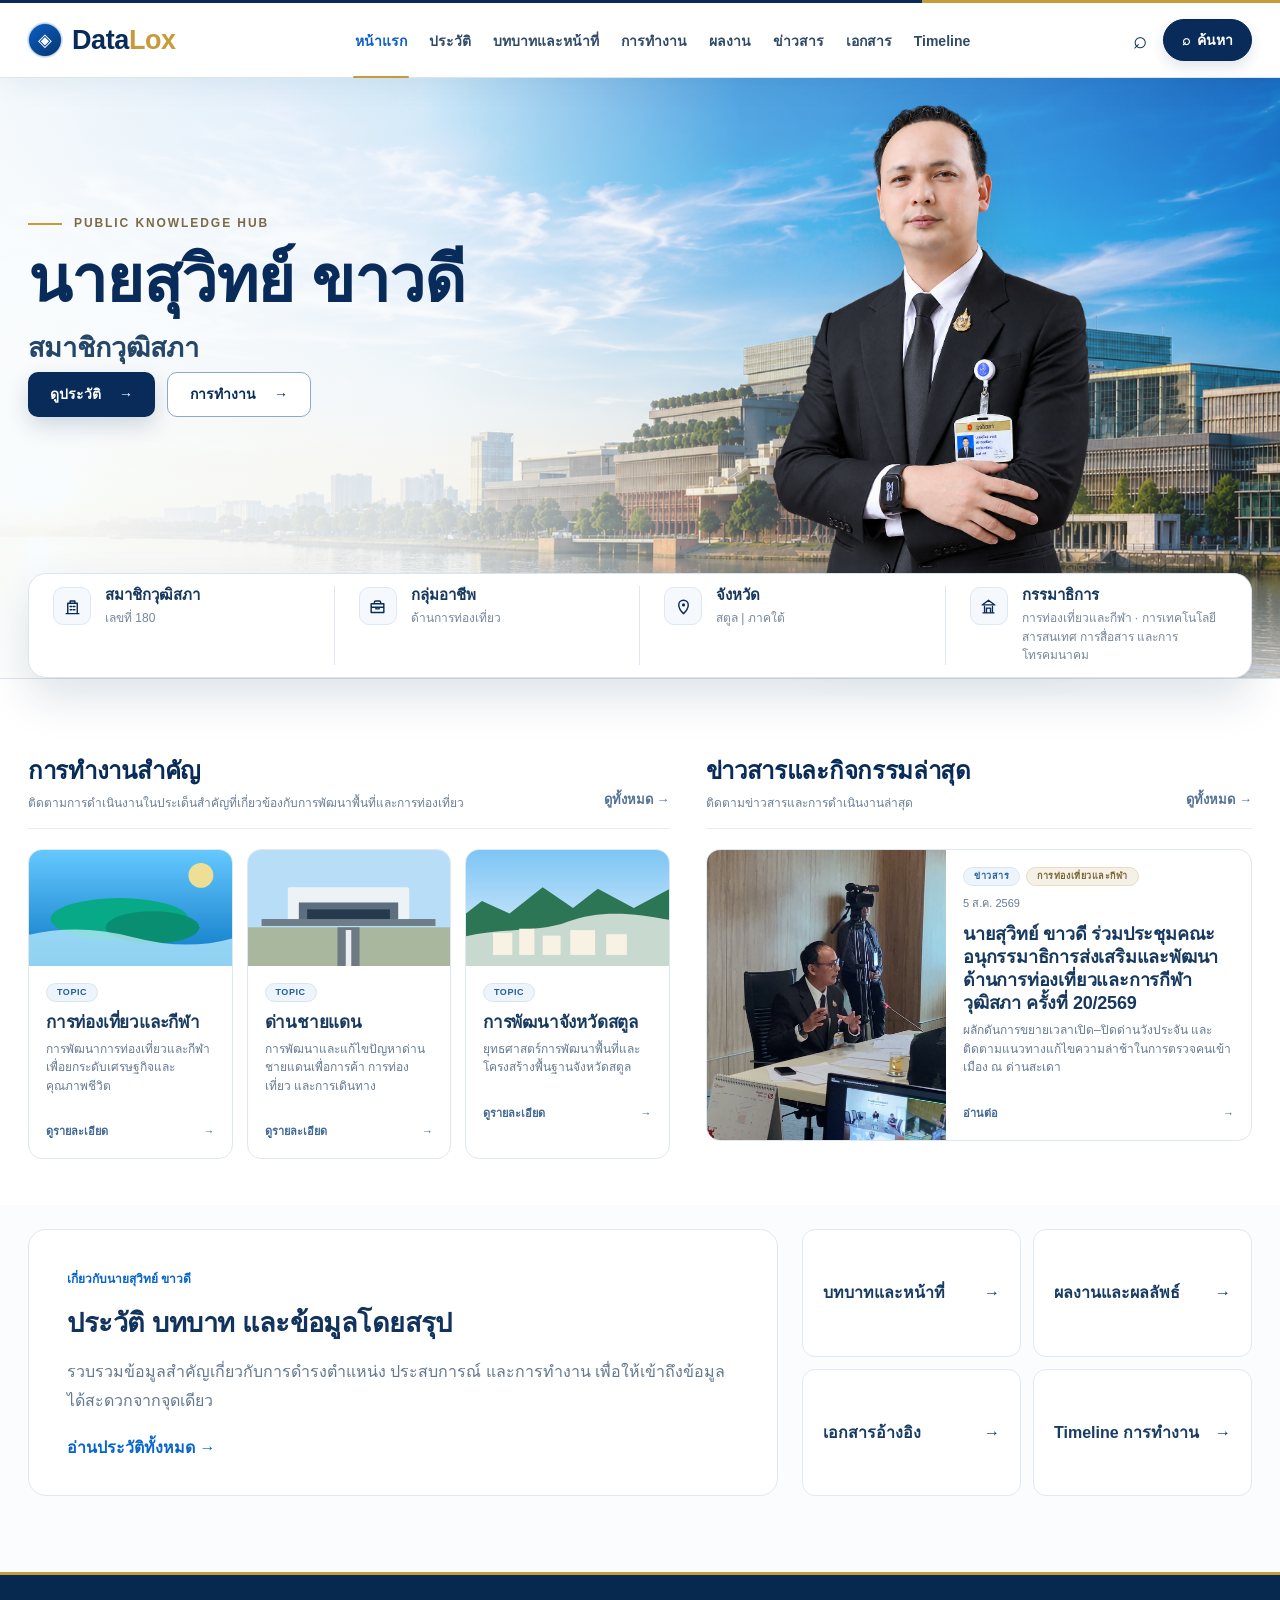
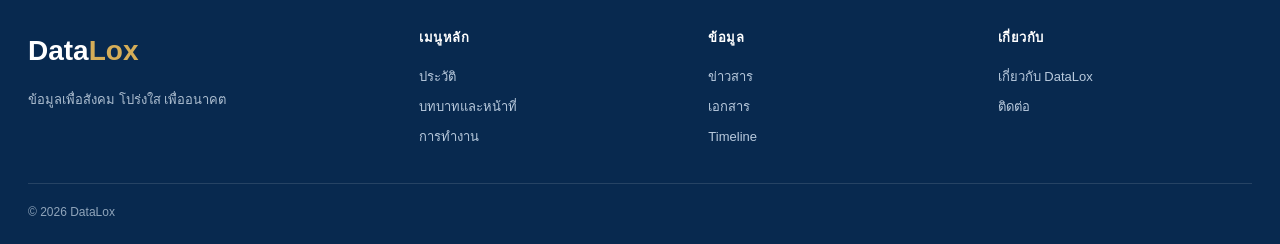
<file: index.html>
<!DOCTYPE html>

<html lang="th">
<head>
<meta charset="utf-8"/>
<meta content="width=device-width,initial-scale=1" name="viewport"/>
<title>นายสุวิทย์ ขาวดี สมาชิกวุฒิสภา | DataLox</title>
<meta content="DataLox ศูนย์รวมข้อมูลสาธารณะเกี่ยวกับนายสุวิทย์ ขาวดี สมาชิกวุฒิสภา" name="description"/>
<link href="assets/css/styles.css" rel="stylesheet"/>
</head>
<body class="hf-home">
<a class="skip-link" href="#main">ข้ามไปยังเนื้อหา</a>
<header class="header hf-header">
<div class="container header-inner hf-header-inner">
<a aria-label="DataLox หน้าแรก" class="hf-brand" href="index.html">
<span aria-hidden="true" class="hf-brand-mark">◈</span>
<span class="hf-brand-name">Data<span>Lox</span></span>
</a>
<nav aria-label="เมนูหลัก" class="nav hf-nav">
<a class="active" href="index.html">หน้าแรก</a>
<a href="suwit-kaodee.html">ประวัติ</a>
<a href="roles.html">บทบาทและหน้าที่</a>
<a href="topics/index.html">การทำงาน</a>
<a href="achievements/index.html">ผลงาน</a>
<a href="news/index.html">ข่าวสาร</a>
<a href="documents/index.html">เอกสาร</a>
<a href="timeline.html">Timeline</a>
</nav>
<div class="hf-header-actions">
<button aria-label="ค้นหา" class="hf-icon-btn" data-search-open="" type="button">⌕</button>
<button class="search-btn hf-search-btn" data-search-open="" type="button">⌕ <span>ค้นหา</span></button>
<button aria-expanded="false" aria-label="เมนู" class="menu-btn hf-menu-btn">☰</button>
</div>
</div>
</header>
<main id="main">
<section class="hf-hero">
<div aria-hidden="true" class="hf-hero-bg"></div>
<div class="container hf-hero-grid">
<div class="hf-hero-copy">
<span class="hf-eyebrow">PUBLIC KNOWLEDGE HUB</span>
<h1>นายสุวิทย์ ขาวดี</h1>
<div class="hf-position">สมาชิกวุฒิสภา</div>

<div class="hf-hero-actions">
<a class="hf-btn hf-btn-primary" href="suwit-kaodee.html">ดูประวัติ <span>→</span></a>
<a class="hf-btn hf-btn-secondary" href="topics/index.html">การทำงาน <span>→</span></a>
</div>
</div>
<div class="hf-portrait-wrap">
<img alt="นายสุวิทย์ ขาวดี สมาชิกวุฒิสภา" class="hf-portrait" fetchpriority="high" src="assets/images/suwit-hero.png"/>
</div>
</div>
<div class="container hf-factbar-wrap">
<div class="hf-factbar">
<div class="hf-fact">
<span class="hf-fact-icon"><svg viewBox="0 0 24 24" aria-hidden="true"><path d="M4 21h16M6 21V8h12v13M9 8V5h6v3M9 12h2m2 0h2m-6 4h2m2 0h2" fill="none" stroke="currentColor" stroke-width="1.8" stroke-linecap="round" stroke-linejoin="round"/></svg></span>
<div><strong>สมาชิกวุฒิสภา</strong><span>เลขที่ 180</span></div>
</div>
<div class="hf-fact">
<span class="hf-fact-icon"><svg viewBox="0 0 24 24" aria-hidden="true"><path d="M4 8.5h16v11H4zM8 8.5V6.8A1.8 1.8 0 0 1 9.8 5h4.4A1.8 1.8 0 0 1 16 6.8v1.7M4 13h16M10 13v2h4v-2" fill="none" stroke="currentColor" stroke-width="1.8" stroke-linecap="round" stroke-linejoin="round"/></svg></span>
<div><strong>กลุ่มอาชีพ</strong><span>ด้านการท่องเที่ยว</span></div>
</div>
<div class="hf-fact">
<span class="hf-fact-icon"><svg viewBox="0 0 24 24" aria-hidden="true"><path d="M12 21s6-5.8 6-11a6 6 0 1 0-12 0c0 5.2 6 11 6 11z" fill="none" stroke="currentColor" stroke-width="1.8"/><circle cx="12" cy="10" r="2" fill="currentColor"/></svg></span>
<div><strong>จังหวัด</strong><span>สตูล | ภาคใต้</span></div>
</div>
<div class="hf-fact">
<span class="hf-fact-icon"><svg viewBox="0 0 24 24" aria-hidden="true"><path d="M5 20h14M7 20v-8m10 8v-8M4 10h16L12 4 4 10zM9.5 20v-6h5v6" fill="none" stroke="currentColor" stroke-width="1.7" stroke-linecap="round" stroke-linejoin="round"/></svg></span>
<div><strong>กรรมาธิการ</strong><span>การท่องเที่ยวและกีฬา · การเทคโนโลยีสารสนเทศ การสื่อสาร และการโทรคมนาคม</span></div>
</div>
</div>
</div>
</section>
<section class="hf-dashboard-section">
<div class="container hf-dashboard-grid">
<div class="hf-panel">
<div class="hf-section-title-row">
<div>
<h2>การทำงานสำคัญ</h2>
<p>ติดตามการดำเนินงานในประเด็นสำคัญที่เกี่ยวข้องกับการพัฒนาพื้นที่และการท่องเที่ยว</p>
</div>
<a href="topics/index.html">ดูทั้งหมด <span>→</span></a>
</div>
<div class="hf-topic-grid">
<a class="hf-content-card" href="topics/index.html">
<img alt="ภาพประกอบการท่องเที่ยวและกีฬา" src="assets/images/home/topic-tourism.svg"/>
<div class="hf-card-body">
<span class="hf-chip">TOPIC</span>
<h3>การท่องเที่ยวและกีฬา</h3>
<p>การพัฒนาการท่องเที่ยวและกีฬาเพื่อยกระดับเศรษฐกิจและคุณภาพชีวิต</p>
<span class="hf-card-link">ดูรายละเอียด <b>→</b></span>
</div>
</a>
<a class="hf-content-card" href="topics/border-checkpoints.html">
<img alt="ภาพประกอบด่านชายแดน" src="assets/images/home/topic-border.svg"/>
<div class="hf-card-body">
<span class="hf-chip">TOPIC</span>
<h3>ด่านชายแดน</h3>
<p>การพัฒนาและแก้ไขปัญหาด่านชายแดนเพื่อการค้า การท่องเที่ยว และการเดินทาง</p>
<span class="hf-card-link">ดูรายละเอียด <b>→</b></span>
</div>
</a>
<a class="hf-content-card" href="topics/index.html">
<img alt="ภาพประกอบการพัฒนาจังหวัดสตูล" src="assets/images/home/topic-satun.svg"/>
<div class="hf-card-body">
<span class="hf-chip">TOPIC</span>
<h3>การพัฒนาจังหวัดสตูล</h3>
<p>ยุทธศาสตร์การพัฒนาพื้นที่และโครงสร้างพื้นฐานจังหวัดสตูล</p>
<span class="hf-card-link">ดูรายละเอียด <b>→</b></span>
</div>
</a>
</div>
</div>
<div class="hf-panel">
<div class="hf-section-title-row">
<div>
<h2>ข่าวสารและกิจกรรมล่าสุด</h2>
<p>ติดตามข่าวสารและการดำเนินงานล่าสุด</p>
</div>
<a href="news/index.html">ดูทั้งหมด <span>→</span></a>
</div>
<div class="hf-news-grid">
<a class="hf-content-card hf-news-card" href="news/tourism-subcommittee-meeting-20-2569.html">
<img alt="การประชุมคณะอนุกรรมาธิการส่งเสริมและพัฒนาด้านการท่องเที่ยวและการกีฬา วุฒิสภา ครั้งที่ 20/2569" src="assets/images/news/committee-20-2569/765796412_122121384759124973_142484023058889491_n.jpg"/>
<div class="hf-card-body">
<div class="hf-chip-row"><span class="hf-chip">ข่าวสาร</span><span class="hf-chip hf-chip-soft">การท่องเที่ยวและกีฬา</span></div>
<div class="hf-date">5 ส.ค. 2569</div>
<h3>นายสุวิทย์ ขาวดี ร่วมประชุมคณะอนุกรรมาธิการส่งเสริมและพัฒนาด้านการท่องเที่ยวและการกีฬา วุฒิสภา ครั้งที่ 20/2569</h3>
<p>ผลักดันการขยายเวลาเปิด–ปิดด่านวังประจัน และติดตามแนวทางแก้ไขความล่าช้าในการตรวจคนเข้าเมือง ณ ด่านสะเดา</p>
<span class="hf-card-link">อ่านต่อ <b>→</b></span>
</div>
</a>
</div></div></div></section>
<section class="hf-lower-section">
<div class="container hf-lower-grid">
<div class="hf-about-box">
<span class="hf-mini-label">เกี่ยวกับนายสุวิทย์ ขาวดี</span>
<h2>ประวัติ บทบาท และข้อมูลโดยสรุป</h2>
<p>รวบรวมข้อมูลสำคัญเกี่ยวกับการดำรงตำแหน่ง ประสบการณ์ และการทำงาน เพื่อให้เข้าถึงข้อมูลได้สะดวกจากจุดเดียว</p>
<a class="hf-text-link" href="suwit-kaodee.html">อ่านประวัติทั้งหมด →</a>
</div>
<div class="hf-quick-box">
<a href="roles.html"><span>บทบาทและหน้าที่</span><b>→</b></a>
<a href="achievements/index.html"><span>ผลงานและผลลัพธ์</span><b>→</b></a>
<a href="documents/index.html"><span>เอกสารอ้างอิง</span><b>→</b></a>
<a href="timeline.html"><span>Timeline การทำงาน</span><b>→</b></a>
</div>
</div>
</section>
</main>
<footer class="footer hf-footer">
<div class="container hf-footer-grid">
<div><div class="hf-footer-brand">Data<span>Lox</span></div><p>ข้อมูลเพื่อสังคม โปร่งใส เพื่ออนาคต</p></div>
<div><h4>เมนูหลัก</h4><a href="suwit-kaodee.html">ประวัติ</a><a href="roles.html">บทบาทและหน้าที่</a><a href="topics/index.html">การทำงาน</a></div>
<div><h4>ข้อมูล</h4><a href="news/index.html">ข่าวสาร</a><a href="documents/index.html">เอกสาร</a><a href="timeline.html">Timeline</a></div>
<div><h4>เกี่ยวกับ</h4><a href="about.html">เกี่ยวกับ DataLox</a><a href="contact.html">ติดต่อ</a></div>
</div>
<div class="container hf-footer-bottom">© 2026 DataLox</div>
</footer>
<div aria-label="ค้นหา DataLox" aria-modal="true" class="search-overlay" role="dialog">
<div class="search-panel">
<div class="search-row"><input id="global-search" placeholder="ค้นหาใน DataLox..." type="search"/><button class="hf-btn hf-btn-primary" data-search-close="" type="button">ปิด</button></div>
<div class="search-results"></div>
</div>
</div>
<script src="assets/js/app.js"></script>
</body>
</html>
</file>
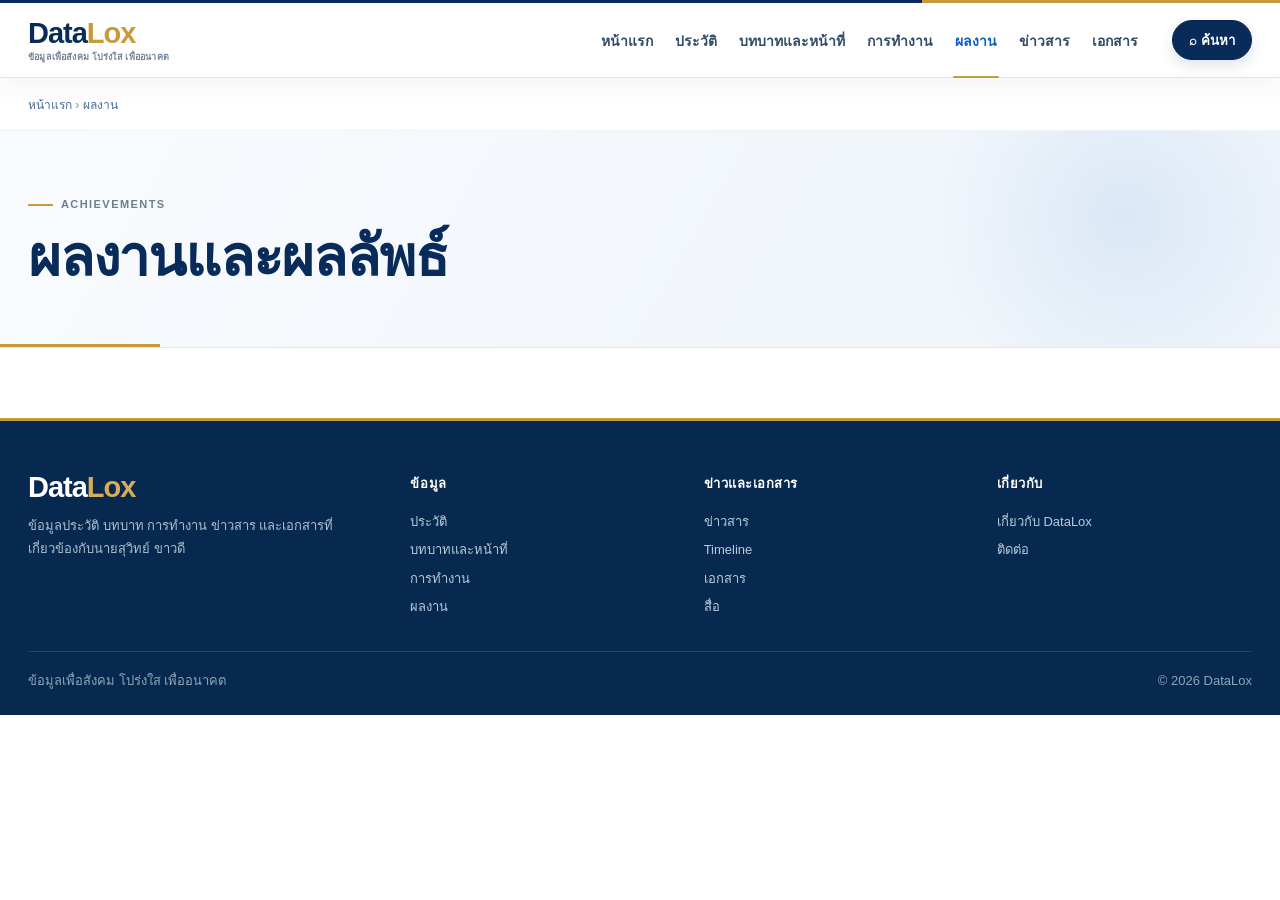
<file: achievements/index.html>
<!DOCTYPE html>

<html lang="th"><head><meta charset="utf-8"/><meta content="width=device-width,initial-scale=1" name="viewport"/><title>ผลงานและผลลัพธ์ | DataLox</title><meta content="รวมผลงานและผลลัพธ์โดยแยกสถานะและหลักฐาน" name="description"/><meta content="index,follow" name="robots"/><link href="https://www.datalox.example/achievements/" rel="canonical"/><link href="../assets/css/styles.css" rel="stylesheet"/><meta content="ผลงานและผลลัพธ์ | DataLox" property="og:title"/><meta content="รวมผลงานและผลลัพธ์โดยแยกสถานะและหลักฐาน" property="og:description"/><meta content="website" property="og:type"/><meta content="../assets/images/suwit-hero.png" property="og:image"/><script type="application/ld+json">{
  "@context": "https://schema.org",
  "@type": "WebPage",
  "@id": "https://www.datalox.example/achievements/index.html#webpage",
  "url": "https://www.datalox.example/achievements/index.html",
  "name": "ผลงานและผลลัพธ์ | DataLox",
  "description": "รวมผลงานและผลลัพธ์โดยแยกสถานะและหลักฐาน",
  "inLanguage": "th-TH",
  "isPartOf": {
    "@id": "https://www.datalox.example/#website"
  }
}</script></head><body><a class="skip-link" href="#main">ข้ามไปยังเนื้อหา</a><header class="header"><div class="container header-inner"><a class="brand" href="../index.html">Data<span>Lox</span><small>ข้อมูลเพื่อสังคม โปร่งใส เพื่ออนาคต</small></a><nav aria-label="เมนูหลัก" class="nav"><a class="" href="../index.html">หน้าแรก</a><a class="" href="../suwit-kaodee.html">ประวัติ</a><a class="" href="../roles.html">บทบาทและหน้าที่</a><a class="" href="../topics/index.html">การทำงาน</a><a class="active" href="../achievements/index.html">ผลงาน</a><a class="" href="../news/index.html">ข่าวสาร</a><a class="" href="../documents/index.html">เอกสาร</a></nav><button aria-label="ค้นหา" class="search-btn" data-search-open="">⌕ ค้นหา</button><button aria-label="เมนู" class="menu-btn">☰</button></div></header><div class="container breadcrumb"><a href="../index.html">หน้าแรก</a> › <a href="#">ผลงาน</a></div><main id="main"><section class="page-hero"><div class="container"><div class="page-label">ACHIEVEMENTS</div><h1>ผลงานและผลลัพธ์</h1></div></section></main><footer class="footer"><div class="container"><div class="footer-grid"><div><div class="brand">Data<span>Lox</span></div><p>ข้อมูลประวัติ บทบาท การทำงาน ข่าวสาร และเอกสารที่เกี่ยวข้องกับนายสุวิทย์ ขาวดี</p></div><div><h4>ข้อมูล</h4><a href="../suwit-kaodee.html">ประวัติ</a><a href="../roles.html">บทบาทและหน้าที่</a><a href="../topics/index.html">การทำงาน</a><a href="../achievements/index.html">ผลงาน</a></div><div><h4>ข่าวและเอกสาร</h4><a href="../news/index.html">ข่าวสาร</a><a href="../timeline.html">Timeline</a><a href="../documents/index.html">เอกสาร</a><a href="../media/index.html">สื่อ</a></div><div><h4>เกี่ยวกับ</h4><a href="../about.html">เกี่ยวกับ DataLox</a><a href="../contact.html">ติดต่อ</a></div></div><div class="footer-bottom"><span>ข้อมูลเพื่อสังคม โปร่งใส เพื่ออนาคต</span><span>© 2026 DataLox</span></div></div></footer><div aria-label="ค้นหา" class="search-overlay" role="dialog"><div class="search-panel"><div class="search-row"><input aria-label="คำค้น" id="global-search" placeholder="ค้นหาใน DataLox..."/><button class="btn btn-primary" data-search-close="">ปิด</button></div><div class="search-results"></div></div></div><script src="../assets/js/app.js"></script></body></html>
</file>
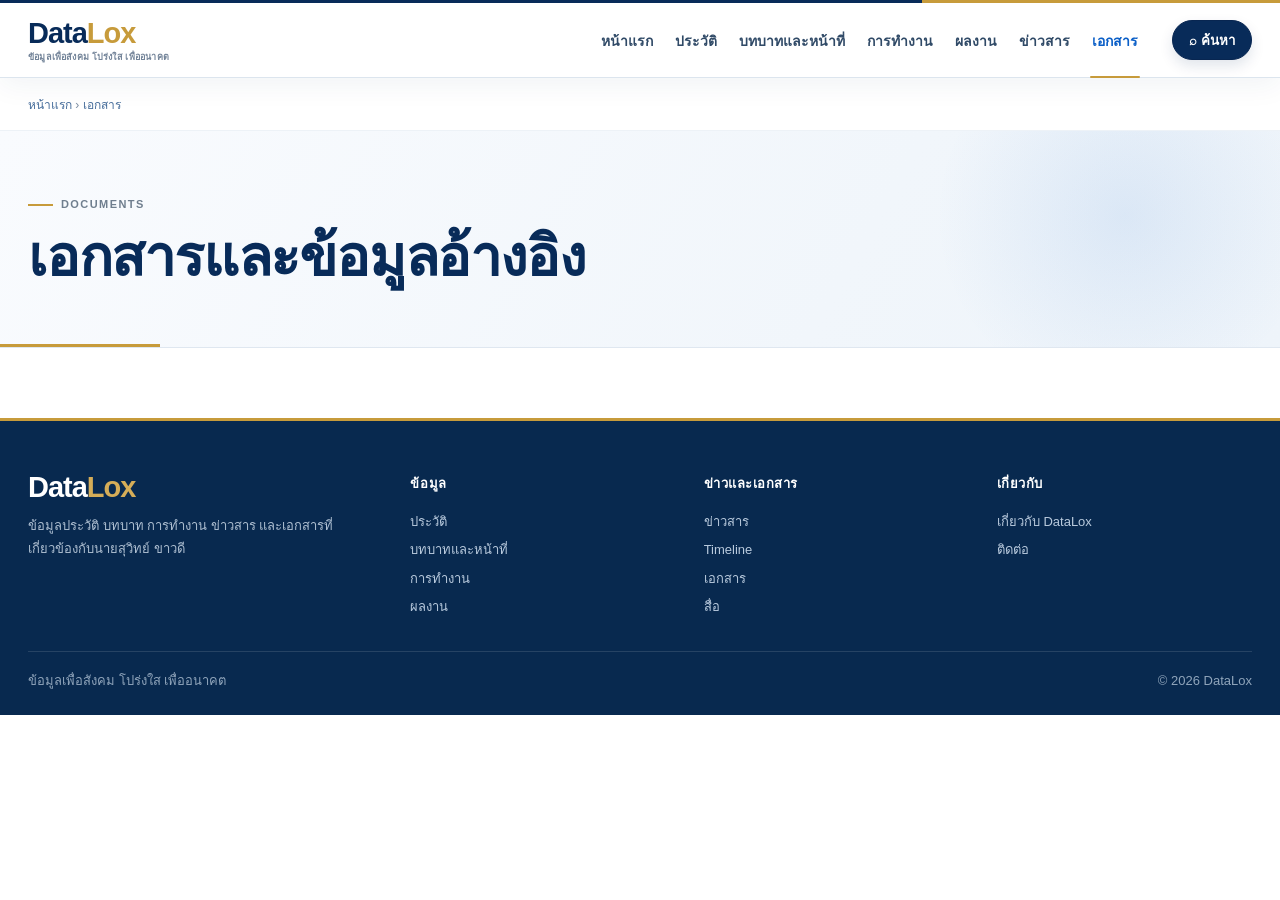
<file: documents/index.html>
<!DOCTYPE html>

<html lang="th"><head><meta charset="utf-8"/><meta content="width=device-width,initial-scale=1" name="viewport"/><title>เอกสารและข้อมูลอ้างอิง | DataLox</title><meta content="รวมเอกสารพร้อมบริบทและความสัมพันธ์กับเหตุการณ์ Topic และข่าว" name="description"/><meta content="index,follow" name="robots"/><link href="https://www.datalox.example/documents/" rel="canonical"/><link href="../assets/css/styles.css" rel="stylesheet"/><meta content="เอกสารและข้อมูลอ้างอิง | DataLox" property="og:title"/><meta content="รวมเอกสารพร้อมบริบทและความสัมพันธ์กับเหตุการณ์ Topic และข่าว" property="og:description"/><meta content="website" property="og:type"/><meta content="../assets/images/suwit-hero.png" property="og:image"/><script type="application/ld+json">{
  "@context": "https://schema.org",
  "@type": "WebPage",
  "@id": "https://www.datalox.example/documents/index.html#webpage",
  "url": "https://www.datalox.example/documents/index.html",
  "name": "เอกสารและข้อมูลอ้างอิง | DataLox",
  "description": "รวมเอกสารพร้อมบริบทและความสัมพันธ์กับเหตุการณ์ Topic และข่าว",
  "inLanguage": "th-TH",
  "isPartOf": {
    "@id": "https://www.datalox.example/#website"
  }
}</script></head><body><a class="skip-link" href="#main">ข้ามไปยังเนื้อหา</a><header class="header"><div class="container header-inner"><a class="brand" href="../index.html">Data<span>Lox</span><small>ข้อมูลเพื่อสังคม โปร่งใส เพื่ออนาคต</small></a><nav aria-label="เมนูหลัก" class="nav"><a class="" href="../index.html">หน้าแรก</a><a class="" href="../suwit-kaodee.html">ประวัติ</a><a class="" href="../roles.html">บทบาทและหน้าที่</a><a class="" href="../topics/index.html">การทำงาน</a><a class="" href="../achievements/index.html">ผลงาน</a><a class="" href="../news/index.html">ข่าวสาร</a><a class="active" href="../documents/index.html">เอกสาร</a></nav><button aria-label="ค้นหา" class="search-btn" data-search-open="">⌕ ค้นหา</button><button aria-label="เมนู" class="menu-btn">☰</button></div></header><div class="container breadcrumb"><a href="../index.html">หน้าแรก</a> › <a href="#">เอกสาร</a></div><main id="main"><section class="page-hero"><div class="container"><div class="page-label">DOCUMENTS</div><h1>เอกสารและข้อมูลอ้างอิง</h1></div></section></main><footer class="footer"><div class="container"><div class="footer-grid"><div><div class="brand">Data<span>Lox</span></div><p>ข้อมูลประวัติ บทบาท การทำงาน ข่าวสาร และเอกสารที่เกี่ยวข้องกับนายสุวิทย์ ขาวดี</p></div><div><h4>ข้อมูล</h4><a href="../suwit-kaodee.html">ประวัติ</a><a href="../roles.html">บทบาทและหน้าที่</a><a href="../topics/index.html">การทำงาน</a><a href="../achievements/index.html">ผลงาน</a></div><div><h4>ข่าวและเอกสาร</h4><a href="../news/index.html">ข่าวสาร</a><a href="../timeline.html">Timeline</a><a href="../documents/index.html">เอกสาร</a><a href="../media/index.html">สื่อ</a></div><div><h4>เกี่ยวกับ</h4><a href="../about.html">เกี่ยวกับ DataLox</a><a href="../contact.html">ติดต่อ</a></div></div><div class="footer-bottom"><span>ข้อมูลเพื่อสังคม โปร่งใส เพื่ออนาคต</span><span>© 2026 DataLox</span></div></div></footer><div aria-label="ค้นหา" class="search-overlay" role="dialog"><div class="search-panel"><div class="search-row"><input aria-label="คำค้น" id="global-search" placeholder="ค้นหาใน DataLox..."/><button class="btn btn-primary" data-search-close="">ปิด</button></div><div class="search-results"></div></div></div><script src="../assets/js/app.js"></script></body></html>
</file>
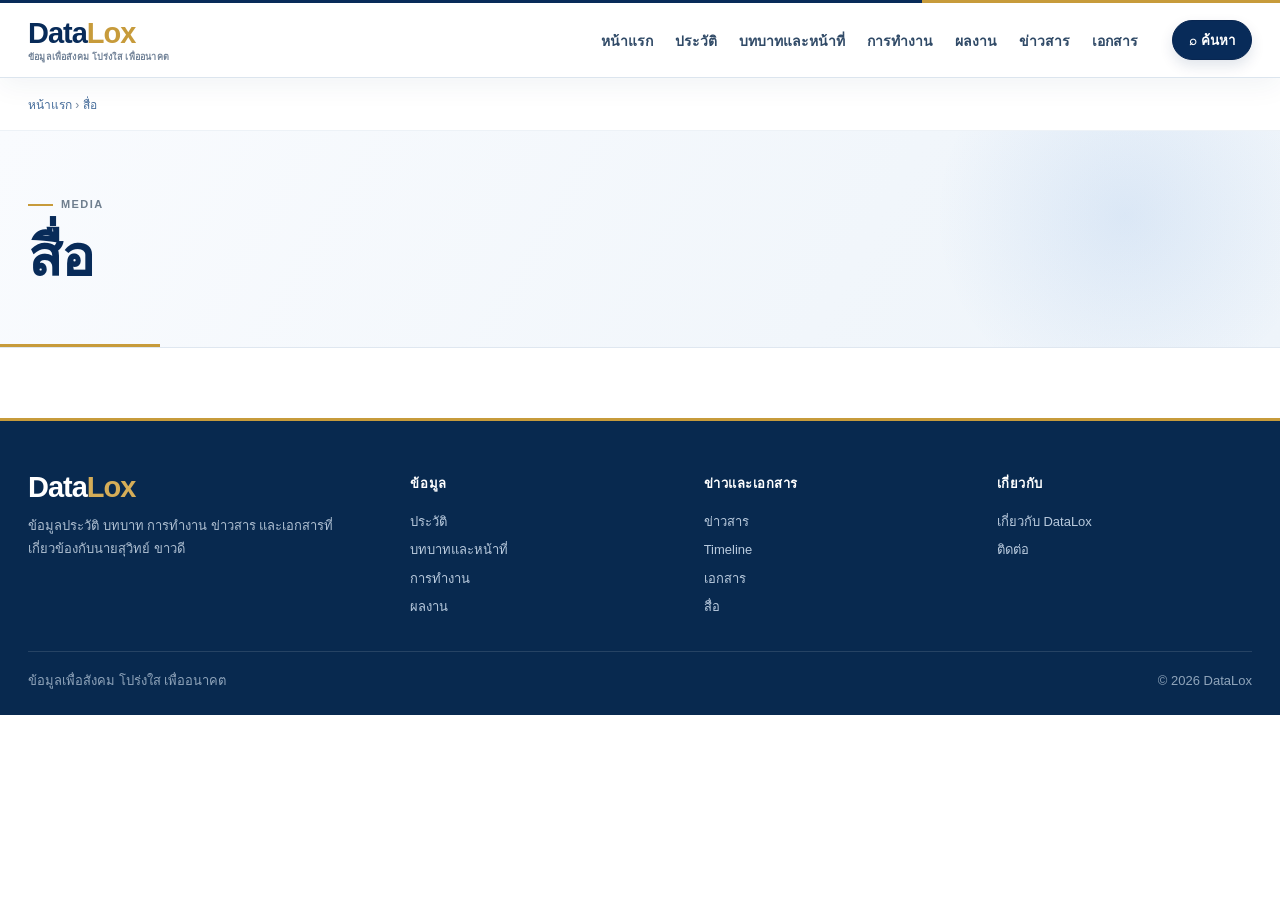
<file: media/index.html>
<!DOCTYPE html>

<html lang="th"><head><meta charset="utf-8"/><meta content="width=device-width,initial-scale=1" name="viewport"/><title>สื่อ | DataLox</title><meta content="คลังภาพและวิดีโอที่เชื่อมกับเหตุการณ์และ Topic" name="description"/><meta content="index,follow" name="robots"/><link href="https://www.datalox.example/media/" rel="canonical"/><link href="../assets/css/styles.css" rel="stylesheet"/><meta content="สื่อ | DataLox" property="og:title"/><meta content="คลังภาพและวิดีโอที่เชื่อมกับเหตุการณ์และ Topic" property="og:description"/><meta content="website" property="og:type"/><meta content="../assets/images/suwit-hero.png" property="og:image"/><script type="application/ld+json">{
  "@context": "https://schema.org",
  "@type": "WebPage",
  "@id": "https://www.datalox.example/media/index.html#webpage",
  "url": "https://www.datalox.example/media/index.html",
  "name": "สื่อ | DataLox",
  "description": "คลังภาพและวิดีโอที่เชื่อมกับเหตุการณ์และ Topic",
  "inLanguage": "th-TH",
  "isPartOf": {
    "@id": "https://www.datalox.example/#website"
  }
}</script></head><body><a class="skip-link" href="#main">ข้ามไปยังเนื้อหา</a><header class="header"><div class="container header-inner"><a class="brand" href="../index.html">Data<span>Lox</span><small>ข้อมูลเพื่อสังคม โปร่งใส เพื่ออนาคต</small></a><nav aria-label="เมนูหลัก" class="nav"><a class="" href="../index.html">หน้าแรก</a><a class="" href="../suwit-kaodee.html">ประวัติ</a><a class="" href="../roles.html">บทบาทและหน้าที่</a><a class="" href="../topics/index.html">การทำงาน</a><a class="" href="../achievements/index.html">ผลงาน</a><a class="" href="../news/index.html">ข่าวสาร</a><a class="" href="../documents/index.html">เอกสาร</a></nav><button aria-label="ค้นหา" class="search-btn" data-search-open="">⌕ ค้นหา</button><button aria-label="เมนู" class="menu-btn">☰</button></div></header><div class="container breadcrumb"><a href="../index.html">หน้าแรก</a> › <a href="#">สื่อ</a></div><main id="main"><section class="page-hero"><div class="container"><div class="page-label">MEDIA</div><h1>สื่อ</h1></div></section></main><footer class="footer"><div class="container"><div class="footer-grid"><div><div class="brand">Data<span>Lox</span></div><p>ข้อมูลประวัติ บทบาท การทำงาน ข่าวสาร และเอกสารที่เกี่ยวข้องกับนายสุวิทย์ ขาวดี</p></div><div><h4>ข้อมูล</h4><a href="../suwit-kaodee.html">ประวัติ</a><a href="../roles.html">บทบาทและหน้าที่</a><a href="../topics/index.html">การทำงาน</a><a href="../achievements/index.html">ผลงาน</a></div><div><h4>ข่าวและเอกสาร</h4><a href="../news/index.html">ข่าวสาร</a><a href="../timeline.html">Timeline</a><a href="../documents/index.html">เอกสาร</a><a href="../media/index.html">สื่อ</a></div><div><h4>เกี่ยวกับ</h4><a href="../about.html">เกี่ยวกับ DataLox</a><a href="../contact.html">ติดต่อ</a></div></div><div class="footer-bottom"><span>ข้อมูลเพื่อสังคม โปร่งใส เพื่ออนาคต</span><span>© 2026 DataLox</span></div></div></footer><div aria-label="ค้นหา" class="search-overlay" role="dialog"><div class="search-panel"><div class="search-row"><input aria-label="คำค้น" id="global-search" placeholder="ค้นหาใน DataLox..."/><button class="btn btn-primary" data-search-close="">ปิด</button></div><div class="search-results"></div></div></div><script src="../assets/js/app.js"></script></body></html>
</file>
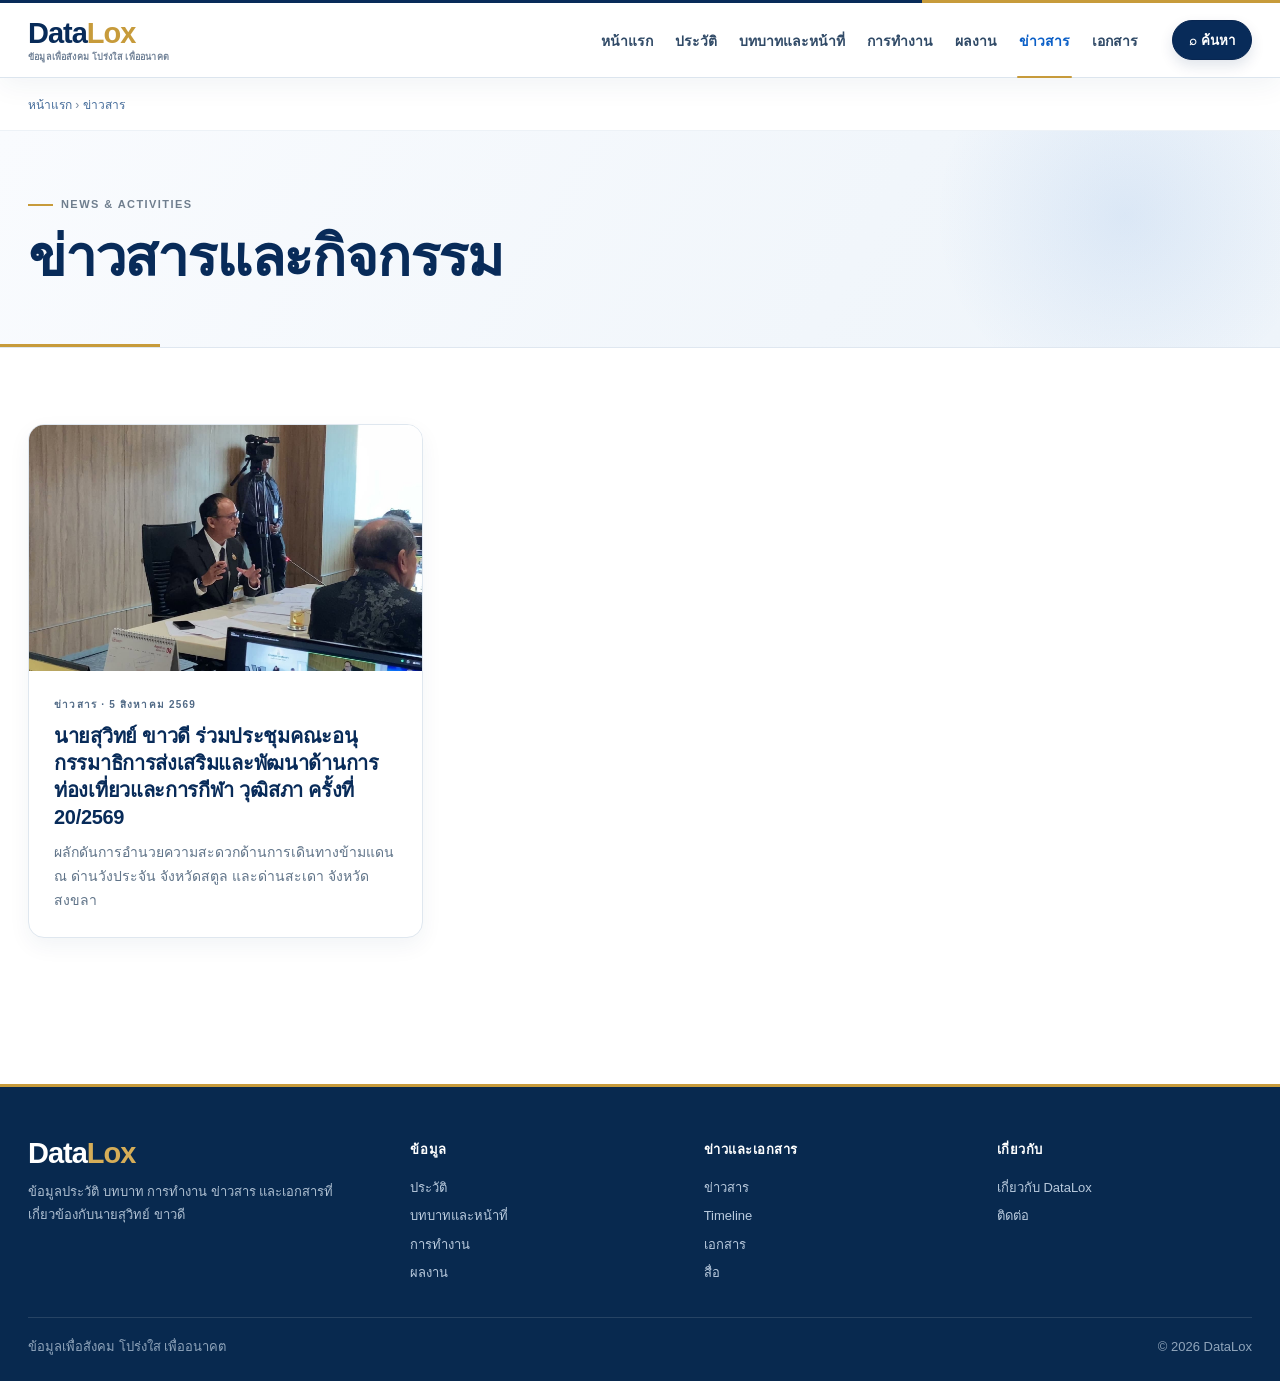
<file: news/index.html>
<!DOCTYPE html>

<html lang="th"><head><meta charset="utf-8"/><meta content="width=device-width,initial-scale=1" name="viewport"/><title>ข่าวสารและกิจกรรม | DataLox</title><meta content="รวมข่าวและกิจกรรมที่เชื่อมกับ Topic Event Document และ Source" name="description"/><meta content="index,follow" name="robots"/><link href="https://www.datalox.example/news/" rel="canonical"/><link href="../assets/css/styles.css" rel="stylesheet"/><meta content="ข่าวสารและกิจกรรม | DataLox" property="og:title"/><meta content="รวมข่าวและกิจกรรมที่เชื่อมกับ Topic Event Document และ Source" property="og:description"/><meta content="website" property="og:type"/><meta content="../assets/images/suwit-hero.png" property="og:image"/><script type="application/ld+json">{
  "@context": "https://schema.org",
  "@type": "WebPage",
  "@id": "https://www.datalox.example/news/index.html#webpage",
  "url": "https://www.datalox.example/news/index.html",
  "name": "ข่าวสารและกิจกรรม | DataLox",
  "description": "รวมข่าวและกิจกรรมที่เชื่อมกับ Topic Event Document และ Source",
  "inLanguage": "th-TH",
  "isPartOf": {
    "@id": "https://www.datalox.example/#website"
  }
}</script></head><body><a class="skip-link" href="#main">ข้ามไปยังเนื้อหา</a><header class="header"><div class="container header-inner"><a class="brand" href="../index.html">Data<span>Lox</span><small>ข้อมูลเพื่อสังคม โปร่งใส เพื่ออนาคต</small></a><nav aria-label="เมนูหลัก" class="nav"><a class="" href="../index.html">หน้าแรก</a><a class="" href="../suwit-kaodee.html">ประวัติ</a><a class="" href="../roles.html">บทบาทและหน้าที่</a><a class="" href="../topics/index.html">การทำงาน</a><a class="" href="../achievements/index.html">ผลงาน</a><a class="active" href="../news/index.html">ข่าวสาร</a><a class="" href="../documents/index.html">เอกสาร</a></nav><button aria-label="ค้นหา" class="search-btn" data-search-open="">⌕ ค้นหา</button><button aria-label="เมนู" class="menu-btn">☰</button></div></header><div class="container breadcrumb"><a href="../index.html">หน้าแรก</a> › <a href="#">ข่าวสาร</a></div><main id="main"><section class="page-hero"><div class="container"><div class="page-label">NEWS &amp; ACTIVITIES</div><h1>ข่าวสารและกิจกรรม</h1></div></section><section class="section"><div class="container"><div class="grid grid-3"><a class="card news-list-card" href="../news/tourism-subcommittee-meeting-20-2569.html"><img class="news-list-image" src="../assets/images/news/committee-20-2569/765796412_122121384759124973_142484023058889491_n.jpg" alt="การประชุมคณะอนุกรรมาธิการส่งเสริมและพัฒนาด้านการท่องเที่ยวและการกีฬา ครั้งที่ 20/2569"><div class="card-pad"><div class="card-label">ข่าวสาร · 5 สิงหาคม 2569</div><h3>นายสุวิทย์ ขาวดี ร่วมประชุมคณะอนุกรรมาธิการส่งเสริมและพัฒนาด้านการท่องเที่ยวและการกีฬา วุฒิสภา ครั้งที่ 20/2569</h3><p>ผลักดันการอำนวยความสะดวกด้านการเดินทางข้ามแดน ณ ด่านวังประจัน จังหวัดสตูล และด่านสะเดา จังหวัดสงขลา</p></div></a></div></div></section></main><footer class="footer"><div class="container"><div class="footer-grid"><div><div class="brand">Data<span>Lox</span></div><p>ข้อมูลประวัติ บทบาท การทำงาน ข่าวสาร และเอกสารที่เกี่ยวข้องกับนายสุวิทย์ ขาวดี</p></div><div><h4>ข้อมูล</h4><a href="../suwit-kaodee.html">ประวัติ</a><a href="../roles.html">บทบาทและหน้าที่</a><a href="../topics/index.html">การทำงาน</a><a href="../achievements/index.html">ผลงาน</a></div><div><h4>ข่าวและเอกสาร</h4><a href="../news/index.html">ข่าวสาร</a><a href="../timeline.html">Timeline</a><a href="../documents/index.html">เอกสาร</a><a href="../media/index.html">สื่อ</a></div><div><h4>เกี่ยวกับ</h4><a href="../about.html">เกี่ยวกับ DataLox</a><a href="../contact.html">ติดต่อ</a></div></div><div class="footer-bottom"><span>ข้อมูลเพื่อสังคม โปร่งใส เพื่ออนาคต</span><span>© 2026 DataLox</span></div></div></footer><div aria-label="ค้นหา" class="search-overlay" role="dialog"><div class="search-panel"><div class="search-row"><input aria-label="คำค้น" id="global-search" placeholder="ค้นหาใน DataLox..."/><button class="btn btn-primary" data-search-close="">ปิด</button></div><div class="search-results"></div></div></div><script src="../assets/js/app.js"></script></body></html>
</file>
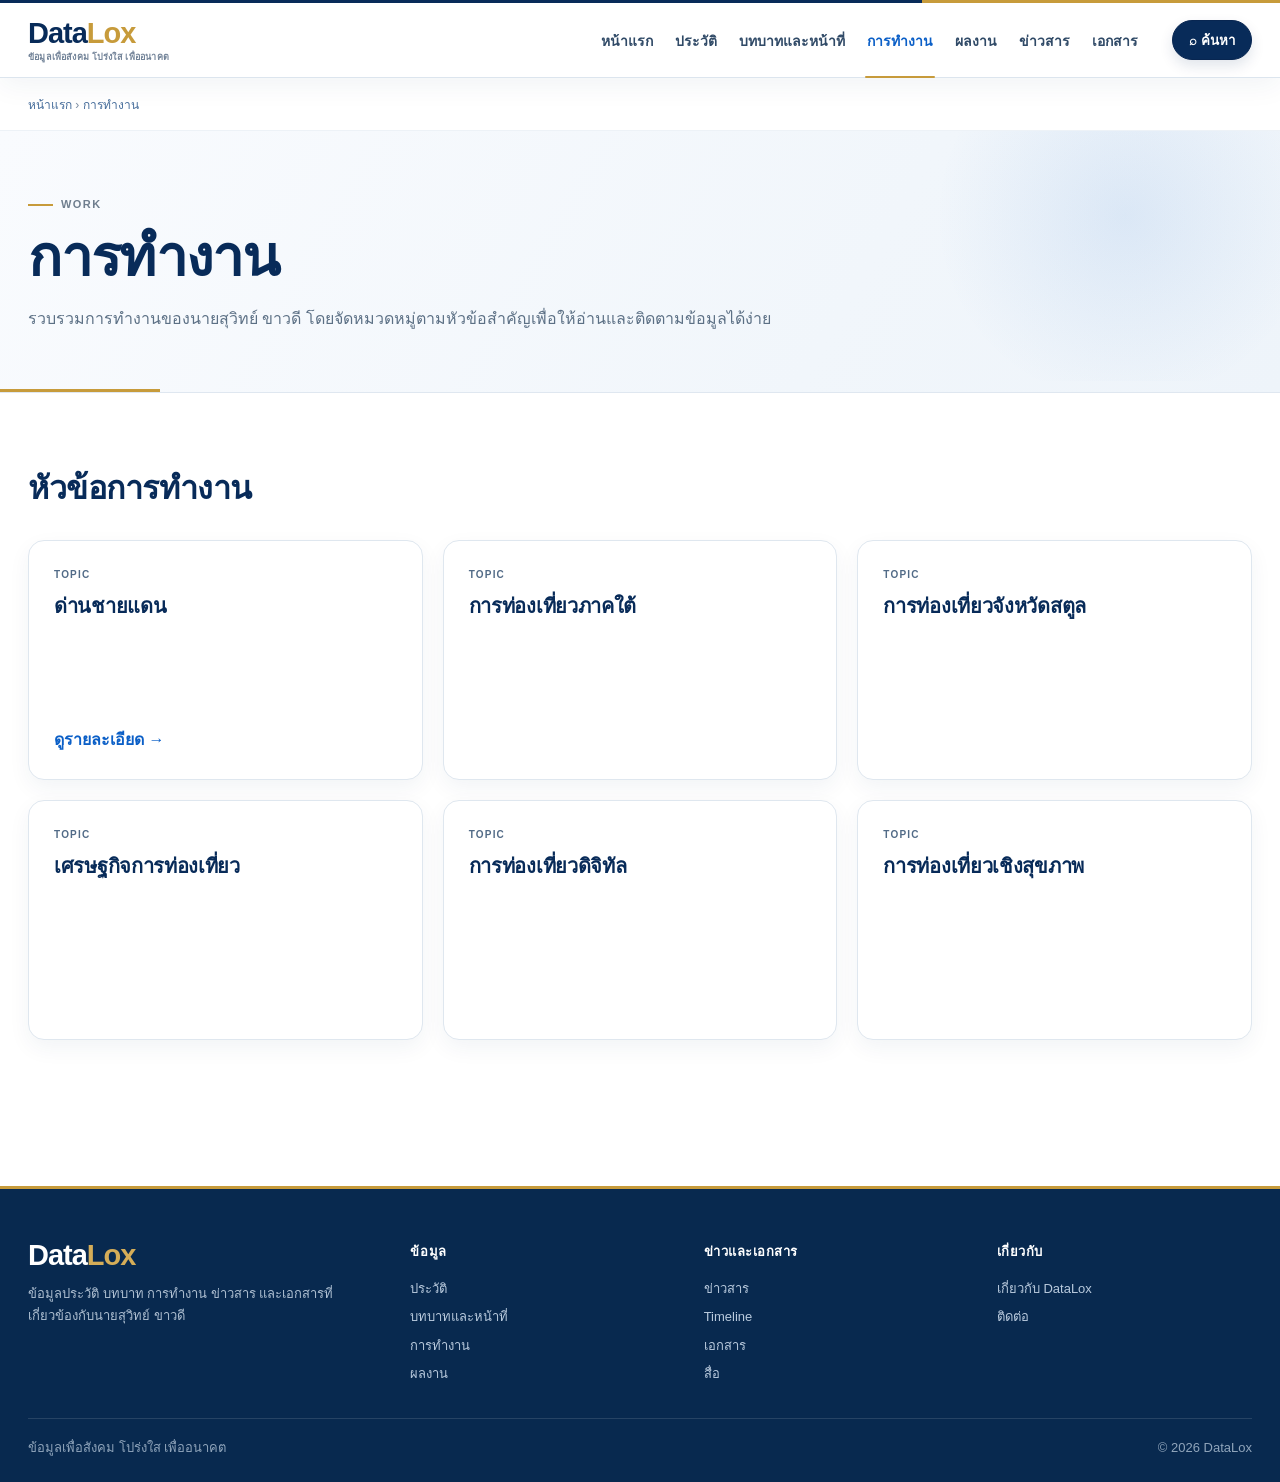
<file: topics/index.html>
<!DOCTYPE html>

<html lang="th"><head><meta charset="utf-8"/><meta content="width=device-width,initial-scale=1" name="viewport"/><title>การทำงาน | DataLox</title><meta content="รวบรวมการทำงานของนายสุวิทย์ ขาวดี แยกตามหัวข้อสำคัญ" name="description"/><meta content="index,follow" name="robots"/><link href="https://www.datalox.example/topics/" rel="canonical"/><link href="../assets/css/styles.css" rel="stylesheet"/><meta content="การทำงาน | DataLox" property="og:title"/><meta content="รวบรวมการทำงานของนายสุวิทย์ ขาวดี แยกตามหัวข้อสำคัญ" property="og:description"/><meta content="website" property="og:type"/><meta content="../assets/images/suwit-hero.png" property="og:image"/><script type="application/ld+json">{
  "@context": "https://schema.org",
  "@type": "WebPage",
  "@id": "https://www.datalox.example/topics/index.html#webpage",
  "url": "https://www.datalox.example/topics/index.html",
  "name": "การทำงาน | DataLox",
  "description": "รวบรวมการทำงานของนายสุวิทย์ ขาวดี แยกตามหัวข้อสำคัญ",
  "inLanguage": "th-TH",
  "isPartOf": {
    "@id": "https://www.datalox.example/#website"
  }
}</script></head><body><a class="skip-link" href="#main">ข้ามไปยังเนื้อหา</a><header class="header"><div class="container header-inner"><a class="brand" href="../index.html">Data<span>Lox</span><small>ข้อมูลเพื่อสังคม โปร่งใส เพื่ออนาคต</small></a><nav aria-label="เมนูหลัก" class="nav"><a class="" href="../index.html">หน้าแรก</a><a class="" href="../suwit-kaodee.html">ประวัติ</a><a class="" href="../roles.html">บทบาทและหน้าที่</a><a class="active" href="../topics/index.html">การทำงาน</a><a class="" href="../achievements/index.html">ผลงาน</a><a class="" href="../news/index.html">ข่าวสาร</a><a class="" href="../documents/index.html">เอกสาร</a></nav><button aria-label="ค้นหา" class="search-btn" data-search-open="">⌕ ค้นหา</button><button aria-label="เมนู" class="menu-btn">☰</button></div></header><div class="container breadcrumb"><a href="../index.html">หน้าแรก</a> › <a href="#">การทำงาน</a></div><main id="main"><section class="page-hero"><div class="container"><div class="page-label">WORK</div><h1>การทำงาน</h1><p>รวบรวมการทำงานของนายสุวิทย์ ขาวดี โดยจัดหมวดหมู่ตามหัวข้อสำคัญเพื่อให้อ่านและติดตามข้อมูลได้ง่าย</p></div></section><section class="section"><div class="container"><div class="section-head"><div><h2>หัวข้อการทำงาน</h2></div></div><div class="grid grid-3"><a class="card topic-card" href="../topics/border-checkpoints.html"><div class="card-pad"><div class="card-label">TOPIC</div><h3>ด่านชายแดน</h3><div class="arrow">ดูรายละเอียด →</div></div></a><a class="card topic-card" href="#"><div class="card-pad"><div class="card-label">TOPIC</div><h3>การท่องเที่ยวภาคใต้</h3></div></a><a class="card topic-card" href="#"><div class="card-pad"><div class="card-label">TOPIC</div><h3>การท่องเที่ยวจังหวัดสตูล</h3></div></a><a class="card topic-card" href="#"><div class="card-pad"><div class="card-label">TOPIC</div><h3>เศรษฐกิจการท่องเที่ยว</h3></div></a><a class="card topic-card" href="#"><div class="card-pad"><div class="card-label">TOPIC</div><h3>การท่องเที่ยวดิจิทัล</h3></div></a><a class="card topic-card" href="#"><div class="card-pad"><div class="card-label">TOPIC</div><h3>การท่องเที่ยวเชิงสุขภาพ</h3></div></a></div></div></section></main><footer class="footer"><div class="container"><div class="footer-grid"><div><div class="brand">Data<span>Lox</span></div><p>ข้อมูลประวัติ บทบาท การทำงาน ข่าวสาร และเอกสารที่เกี่ยวข้องกับนายสุวิทย์ ขาวดี</p></div><div><h4>ข้อมูล</h4><a href="../suwit-kaodee.html">ประวัติ</a><a href="../roles.html">บทบาทและหน้าที่</a><a href="../topics/index.html">การทำงาน</a><a href="../achievements/index.html">ผลงาน</a></div><div><h4>ข่าวและเอกสาร</h4><a href="../news/index.html">ข่าวสาร</a><a href="../timeline.html">Timeline</a><a href="../documents/index.html">เอกสาร</a><a href="../media/index.html">สื่อ</a></div><div><h4>เกี่ยวกับ</h4><a href="../about.html">เกี่ยวกับ DataLox</a><a href="../contact.html">ติดต่อ</a></div></div><div class="footer-bottom"><span>ข้อมูลเพื่อสังคม โปร่งใส เพื่ออนาคต</span><span>© 2026 DataLox</span></div></div></footer><div aria-label="ค้นหา" class="search-overlay" role="dialog"><div class="search-panel"><div class="search-row"><input aria-label="คำค้น" id="global-search" placeholder="ค้นหาใน DataLox..."/><button class="btn btn-primary" data-search-close="">ปิด</button></div><div class="search-results"></div></div></div><script src="../assets/js/app.js"></script></body></html>
</file>
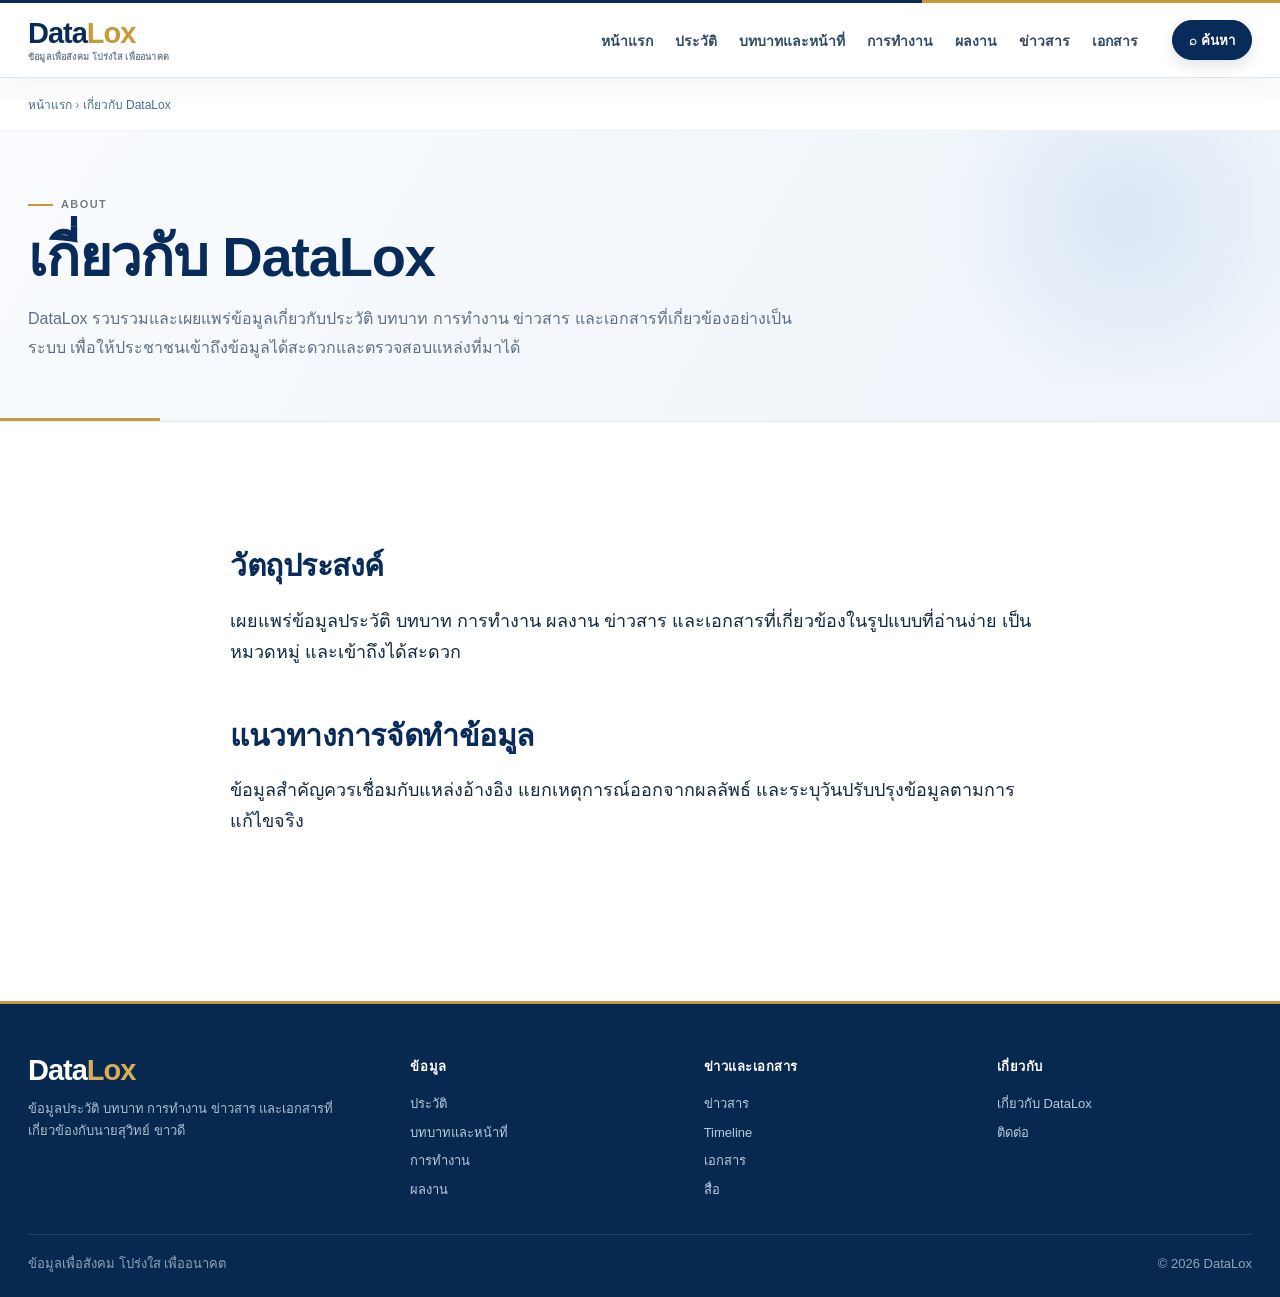
<file: about.html>
<!DOCTYPE html>

<html lang="th"><head><meta charset="utf-8"/><meta content="width=device-width,initial-scale=1" name="viewport"/><title>เกี่ยวกับ DataLox</title><meta content="อธิบายวัตถุประสงค์ แนวทางจัดทำข้อมูล การตรวจสอบ และแหล่งข้อมูลของ DataLox" name="description"/><meta content="index,follow" name="robots"/><link href="https://www.datalox.example/about/" rel="canonical"/><link href="assets/css/styles.css" rel="stylesheet"/><meta content="เกี่ยวกับ DataLox" property="og:title"/><meta content="อธิบายวัตถุประสงค์ แนวทางจัดทำข้อมูล การตรวจสอบ และแหล่งข้อมูลของ DataLox" property="og:description"/><meta content="website" property="og:type"/><meta content="assets/images/suwit-hero.png" property="og:image"/><script type="application/ld+json">{
  "@context": "https://schema.org",
  "@type": "WebPage",
  "@id": "https://www.datalox.example/about.html#webpage",
  "url": "https://www.datalox.example/about.html",
  "name": "เกี่ยวกับ DataLox",
  "description": "อธิบายวัตถุประสงค์ แนวทางจัดทำข้อมูล การตรวจสอบ และแหล่งข้อมูลของ DataLox",
  "inLanguage": "th-TH",
  "isPartOf": {
    "@id": "https://www.datalox.example/#website"
  }
}</script></head><body><a class="skip-link" href="#main">ข้ามไปยังเนื้อหา</a><header class="header"><div class="container header-inner"><a class="brand" href="index.html">Data<span>Lox</span><small>ข้อมูลเพื่อสังคม โปร่งใส เพื่ออนาคต</small></a><nav aria-label="เมนูหลัก" class="nav"><a class="" href="index.html">หน้าแรก</a><a class="" href="suwit-kaodee.html">ประวัติ</a><a class="" href="roles.html">บทบาทและหน้าที่</a><a class="" href="topics/index.html">การทำงาน</a><a class="" href="achievements/index.html">ผลงาน</a><a class="" href="news/index.html">ข่าวสาร</a><a class="" href="documents/index.html">เอกสาร</a></nav><button aria-label="ค้นหา" class="search-btn" data-search-open="">⌕ ค้นหา</button><button aria-label="เมนู" class="menu-btn">☰</button></div></header><div class="container breadcrumb"><a href="index.html">หน้าแรก</a> › <a href="#">เกี่ยวกับ DataLox</a></div><main id="main"><section class="page-hero"><div class="container"><div class="page-label">ABOUT</div><h1>เกี่ยวกับ DataLox</h1><p>DataLox รวบรวมและเผยแพร่ข้อมูลเกี่ยวกับประวัติ บทบาท การทำงาน ข่าวสาร และเอกสารที่เกี่ยวข้องอย่างเป็นระบบ เพื่อให้ประชาชนเข้าถึงข้อมูลได้สะดวกและตรวจสอบแหล่งที่มาได้</p></div></section><section class="section"><div class="article-wrap prose"><h2>วัตถุประสงค์</h2><p>เผยแพร่ข้อมูลประวัติ บทบาท การทำงาน ผลงาน ข่าวสาร และเอกสารที่เกี่ยวข้องในรูปแบบที่อ่านง่าย เป็นหมวดหมู่ และเข้าถึงได้สะดวก</p><h2>แนวทางการจัดทำข้อมูล</h2><p>ข้อมูลสำคัญควรเชื่อมกับแหล่งอ้างอิง แยกเหตุการณ์ออกจากผลลัพธ์ และระบุวันปรับปรุงข้อมูลตามการแก้ไขจริง</p></div></section></main><footer class="footer"><div class="container"><div class="footer-grid"><div><div class="brand">Data<span>Lox</span></div><p>ข้อมูลประวัติ บทบาท การทำงาน ข่าวสาร และเอกสารที่เกี่ยวข้องกับนายสุวิทย์ ขาวดี</p></div><div><h4>ข้อมูล</h4><a href="suwit-kaodee.html">ประวัติ</a><a href="roles.html">บทบาทและหน้าที่</a><a href="topics/index.html">การทำงาน</a><a href="achievements/index.html">ผลงาน</a></div><div><h4>ข่าวและเอกสาร</h4><a href="news/index.html">ข่าวสาร</a><a href="timeline.html">Timeline</a><a href="documents/index.html">เอกสาร</a><a href="media/index.html">สื่อ</a></div><div><h4>เกี่ยวกับ</h4><a href="about.html">เกี่ยวกับ DataLox</a><a href="contact.html">ติดต่อ</a></div></div><div class="footer-bottom"><span>ข้อมูลเพื่อสังคม โปร่งใส เพื่ออนาคต</span><span>© 2026 DataLox</span></div></div></footer><div aria-label="ค้นหา" class="search-overlay" role="dialog"><div class="search-panel"><div class="search-row"><input aria-label="คำค้น" id="global-search" placeholder="ค้นหาใน DataLox..."/><button class="btn btn-primary" data-search-close="">ปิด</button></div><div class="search-results"></div></div></div><script src="assets/js/app.js"></script></body></html>
</file>
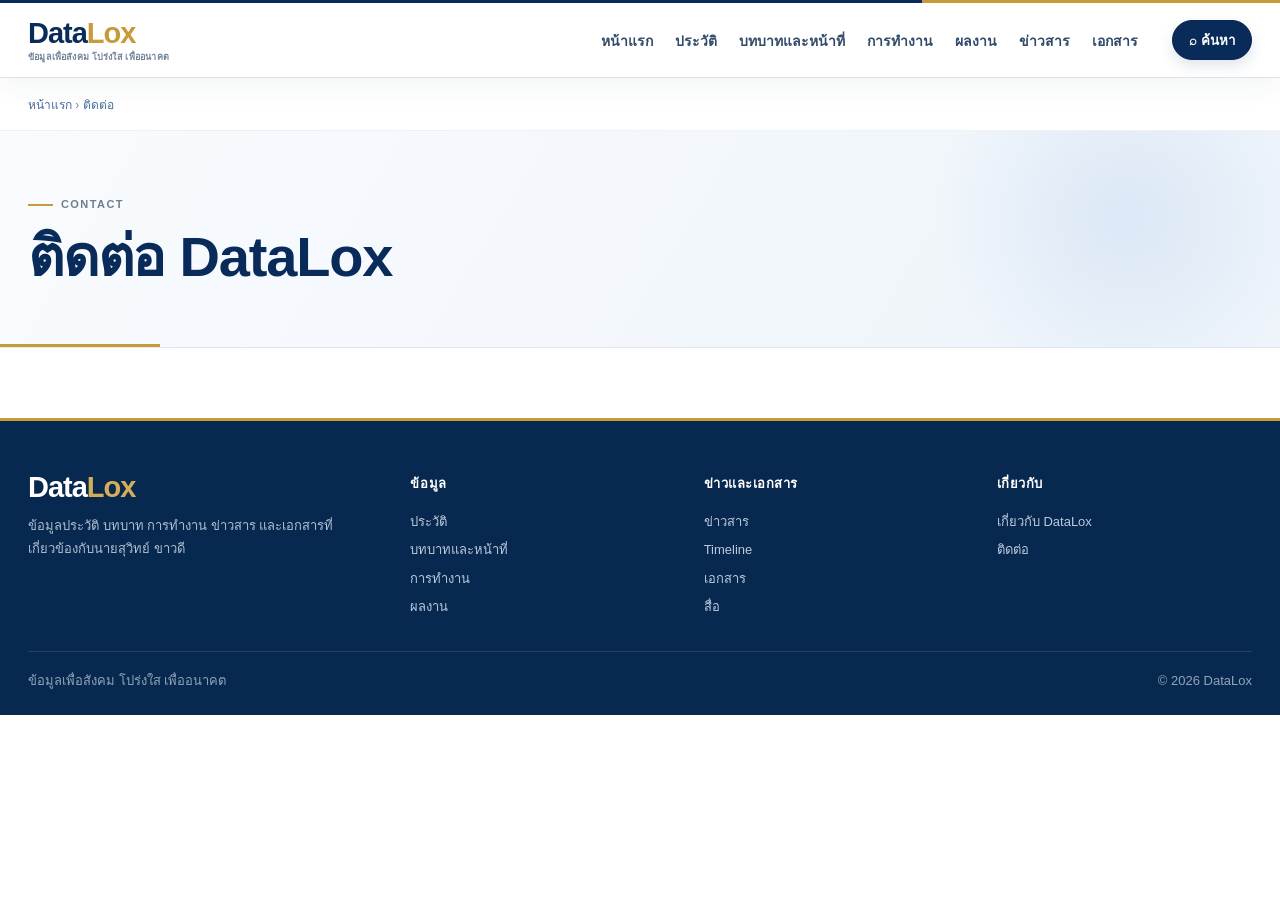
<file: contact.html>
<!DOCTYPE html>

<html lang="th"><head><meta charset="utf-8"/><meta content="width=device-width,initial-scale=1" name="viewport"/><title>ติดต่อ | DataLox</title><meta content="ช่องทางติดต่อและแจ้งแก้ไขข้อมูล DataLox" name="description"/><meta content="index,follow" name="robots"/><link href="https://www.datalox.example/contact/" rel="canonical"/><link href="assets/css/styles.css" rel="stylesheet"/><meta content="ติดต่อ | DataLox" property="og:title"/><meta content="ช่องทางติดต่อและแจ้งแก้ไขข้อมูล DataLox" property="og:description"/><meta content="website" property="og:type"/><meta content="assets/images/suwit-hero.png" property="og:image"/><script type="application/ld+json">{
  "@context": "https://schema.org",
  "@type": "WebPage",
  "@id": "https://www.datalox.example/contact.html#webpage",
  "url": "https://www.datalox.example/contact.html",
  "name": "ติดต่อ | DataLox",
  "description": "ช่องทางติดต่อและแจ้งแก้ไขข้อมูล DataLox",
  "inLanguage": "th-TH",
  "isPartOf": {
    "@id": "https://www.datalox.example/#website"
  }
}</script></head><body><a class="skip-link" href="#main">ข้ามไปยังเนื้อหา</a><header class="header"><div class="container header-inner"><a class="brand" href="index.html">Data<span>Lox</span><small>ข้อมูลเพื่อสังคม โปร่งใส เพื่ออนาคต</small></a><nav aria-label="เมนูหลัก" class="nav"><a class="" href="index.html">หน้าแรก</a><a class="" href="suwit-kaodee.html">ประวัติ</a><a class="" href="roles.html">บทบาทและหน้าที่</a><a class="" href="topics/index.html">การทำงาน</a><a class="" href="achievements/index.html">ผลงาน</a><a class="" href="news/index.html">ข่าวสาร</a><a class="" href="documents/index.html">เอกสาร</a></nav><button aria-label="ค้นหา" class="search-btn" data-search-open="">⌕ ค้นหา</button><button aria-label="เมนู" class="menu-btn">☰</button></div></header><div class="container breadcrumb"><a href="index.html">หน้าแรก</a> › <a href="#">ติดต่อ</a></div><main id="main"><section class="page-hero"><div class="container"><div class="page-label">CONTACT</div><h1>ติดต่อ DataLox</h1></div></section></main><footer class="footer"><div class="container"><div class="footer-grid"><div><div class="brand">Data<span>Lox</span></div><p>ข้อมูลประวัติ บทบาท การทำงาน ข่าวสาร และเอกสารที่เกี่ยวข้องกับนายสุวิทย์ ขาวดี</p></div><div><h4>ข้อมูล</h4><a href="suwit-kaodee.html">ประวัติ</a><a href="roles.html">บทบาทและหน้าที่</a><a href="topics/index.html">การทำงาน</a><a href="achievements/index.html">ผลงาน</a></div><div><h4>ข่าวและเอกสาร</h4><a href="news/index.html">ข่าวสาร</a><a href="timeline.html">Timeline</a><a href="documents/index.html">เอกสาร</a><a href="media/index.html">สื่อ</a></div><div><h4>เกี่ยวกับ</h4><a href="about.html">เกี่ยวกับ DataLox</a><a href="contact.html">ติดต่อ</a></div></div><div class="footer-bottom"><span>ข้อมูลเพื่อสังคม โปร่งใส เพื่ออนาคต</span><span>© 2026 DataLox</span></div></div></footer><div aria-label="ค้นหา" class="search-overlay" role="dialog"><div class="search-panel"><div class="search-row"><input aria-label="คำค้น" id="global-search" placeholder="ค้นหาใน DataLox..."/><button class="btn btn-primary" data-search-close="">ปิด</button></div><div class="search-results"></div></div></div><script src="assets/js/app.js"></script></body></html>
</file>
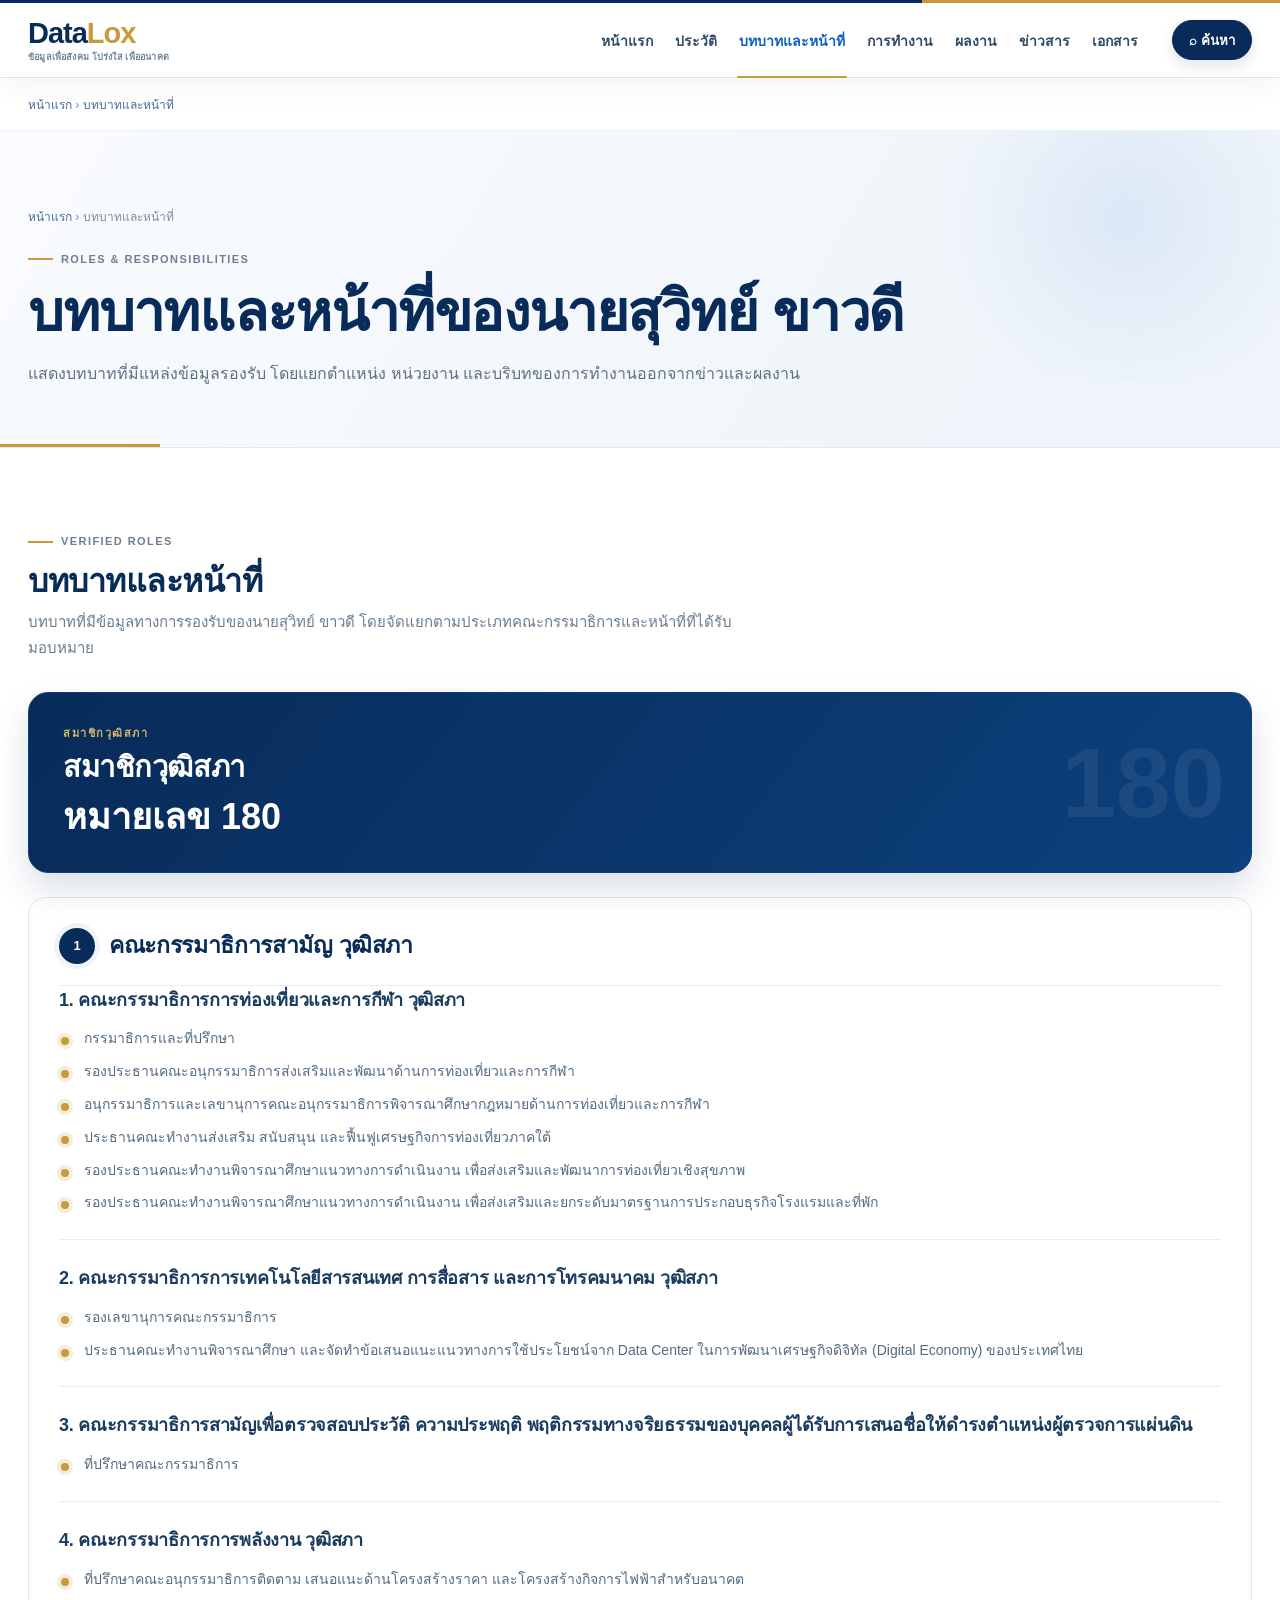
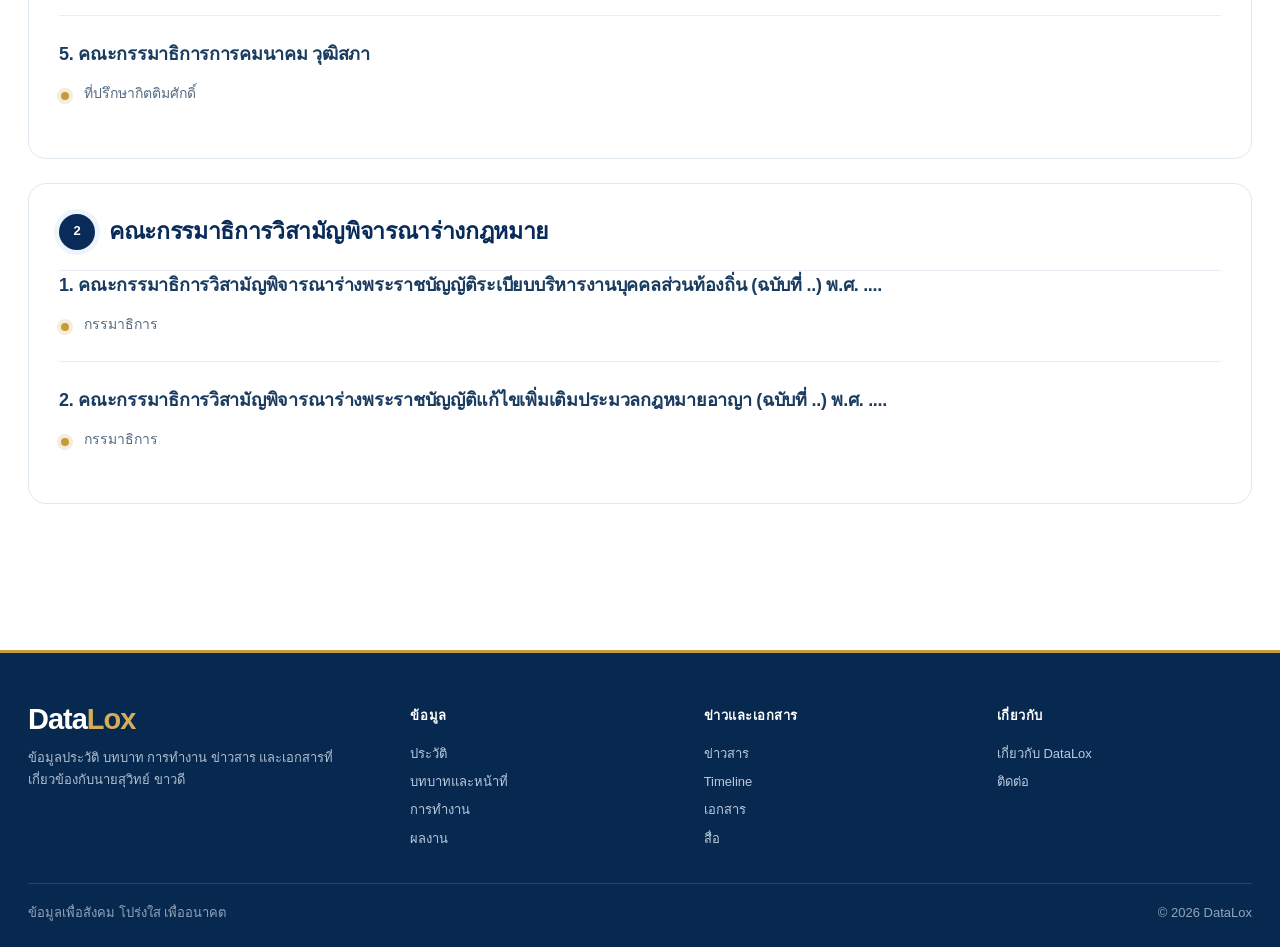
<file: roles.html>
<!DOCTYPE html>

<html lang="th"><head><meta charset="utf-8"/><meta content="width=device-width,initial-scale=1" name="viewport"/><title>บทบาทและหน้าที่ของนายสุวิทย์ ขาวดี | DataLox</title><meta content="รวมบทบาท ตำแหน่ง หน่วยงาน และช่วงเวลาการดำรงตำแหน่งของนายสุวิทย์ ขาวดี" name="description"/><meta content="index,follow" name="robots"/><link href="https://www.datalox.example/roles/" rel="canonical"/><link href="assets/css/styles.css" rel="stylesheet"/><meta content="บทบาทและหน้าที่ของนายสุวิทย์ ขาวดี | DataLox" property="og:title"/><meta content="รวมบทบาท ตำแหน่ง หน่วยงาน และช่วงเวลาการดำรงตำแหน่งของนายสุวิทย์ ขาวดี" property="og:description"/><meta content="website" property="og:type"/><meta content="assets/images/suwit-hero.png" property="og:image"/><script type="application/ld+json">{
  "@context": "https://schema.org",
  "@type": "WebPage",
  "@id": "https://www.datalox.example/roles.html#webpage",
  "url": "https://www.datalox.example/roles.html",
  "name": "บทบาทและหน้าที่ของนายสุวิทย์ ขาวดี | DataLox",
  "description": "รวมบทบาท ตำแหน่ง หน่วยงาน และช่วงเวลาการดำรงตำแหน่งของนายสุวิทย์ ขาวดี",
  "inLanguage": "th-TH",
  "isPartOf": {
    "@id": "https://www.datalox.example/#website"
  }
}</script></head><body><a class="skip-link" href="#main">ข้ามไปยังเนื้อหา</a><header class="header"><div class="container header-inner"><a class="brand" href="index.html">Data<span>Lox</span><small>ข้อมูลเพื่อสังคม โปร่งใส เพื่ออนาคต</small></a><nav aria-label="เมนูหลัก" class="nav"><a class="" href="index.html">หน้าแรก</a><a class="" href="suwit-kaodee.html">ประวัติ</a><a class="active" href="roles.html">บทบาทและหน้าที่</a><a class="" href="topics/index.html">การทำงาน</a><a class="" href="achievements/index.html">ผลงาน</a><a class="" href="news/index.html">ข่าวสาร</a><a class="" href="documents/index.html">เอกสาร</a></nav><button aria-label="ค้นหา" class="search-btn" data-search-open="">⌕ ค้นหา</button><button aria-label="เมนู" class="menu-btn">☰</button></div></header><div class="container breadcrumb"><a href="index.html">หน้าแรก</a> › <a href="#">บทบาทและหน้าที่</a></div><main id="main">
<section class="page-hero"><div class="container"><div class="breadcrumb"><a href="index.html">หน้าแรก</a> › บทบาทและหน้าที่</div><div class="page-label">ROLES &amp; RESPONSIBILITIES</div><h1>บทบาทและหน้าที่ของนายสุวิทย์ ขาวดี</h1><p>แสดงบทบาทที่มีแหล่งข้อมูลรองรับ โดยแยกตำแหน่ง หน่วยงาน และบริบทของการทำงานออกจากข่าวและผลงาน</p></div></section>
<section class="section"><div class="container">
<div class="section-head"><div><div class="section-kicker">VERIFIED ROLES</div><h2>บทบาทและหน้าที่</h2><p>บทบาทที่มีข้อมูลทางการรองรับของนายสุวิทย์ ขาวดี โดยจัดแยกตามประเภทคณะกรรมาธิการและหน้าที่ที่ได้รับมอบหมาย</p></div></div>
<div class="roles-detail">
<section class="role-primary">
<div class="role-label">สมาชิกวุฒิสภา</div>
<h3>สมาชิกวุฒิสภา</h3>
<div class="role-number">หมายเลข 180</div>
</section>
<section class="role-group">
<div class="role-group-title"><div class="role-group-index">1</div><div><h3>คณะกรรมาธิการสามัญ วุฒิสภา</h3></div></div>
<article class="role-item">
<h4>1. คณะกรรมาธิการการท่องเที่ยวและการกีฬา วุฒิสภา</h4>
<ul class="role-positions">
<li>กรรมาธิการและที่ปรึกษา</li>
<li>รองประธานคณะอนุกรรมาธิการส่งเสริมและพัฒนาด้านการท่องเที่ยวและการกีฬา</li>
<li>อนุกรรมาธิการและเลขานุการคณะอนุกรรมาธิการพิจารณาศึกษากฎหมายด้านการท่องเที่ยวและการกีฬา</li>
<li>ประธานคณะทำงานส่งเสริม สนับสนุน และฟื้นฟูเศรษฐกิจการท่องเที่ยวภาคใต้</li>
<li>รองประธานคณะทำงานพิจารณาศึกษาแนวทางการดำเนินงาน เพื่อส่งเสริมและพัฒนาการท่องเที่ยวเชิงสุขภาพ</li>
<li>รองประธานคณะทำงานพิจารณาศึกษาแนวทางการดำเนินงาน เพื่อส่งเสริมและยกระดับมาตรฐานการประกอบธุรกิจโรงแรมและที่พัก</li>
</ul>
</article>
<article class="role-item">
<h4>2. คณะกรรมาธิการการเทคโนโลยีสารสนเทศ การสื่อสาร และการโทรคมนาคม วุฒิสภา</h4>
<ul class="role-positions">
<li>รองเลขานุการคณะกรรมาธิการ</li>
<li>ประธานคณะทำงานพิจารณาศึกษา และจัดทำข้อเสนอแนะแนวทางการใช้ประโยชน์จาก Data Center ในการพัฒนาเศรษฐกิจดิจิทัล (Digital Economy) ของประเทศไทย</li>
</ul>
</article>
<article class="role-item">
<h4>3. คณะกรรมาธิการสามัญเพื่อตรวจสอบประวัติ ความประพฤติ พฤติกรรมทางจริยธรรมของบุคคลผู้ได้รับการเสนอชื่อให้ดำรงตำแหน่งผู้ตรวจการแผ่นดิน</h4>
<ul class="role-positions"><li>ที่ปรึกษาคณะกรรมาธิการ</li></ul>
</article>
<article class="role-item">
<h4>4. คณะกรรมาธิการการพลังงาน วุฒิสภา</h4>
<ul class="role-positions"><li>ที่ปรึกษาคณะอนุกรรมาธิการติดตาม เสนอแนะด้านโครงสร้างราคา และโครงสร้างกิจการไฟฟ้าสำหรับอนาคต</li></ul>
</article>
<article class="role-item">
<h4>5. คณะกรรมาธิการการคมนาคม วุฒิสภา</h4>
<ul class="role-positions"><li>ที่ปรึกษากิตติมศักดิ์</li></ul>
</article>
</section>
<section class="role-group">
<div class="role-group-title"><div class="role-group-index">2</div><div><h3>คณะกรรมาธิการวิสามัญพิจารณาร่างกฎหมาย</h3></div></div>
<article class="role-item">
<h4>1. คณะกรรมาธิการวิสามัญพิจารณาร่างพระราชบัญญัติระเบียบบริหารงานบุคคลส่วนท้องถิ่น (ฉบับที่ ..) พ.ศ. ....</h4>
<ul class="role-positions"><li>กรรมาธิการ</li></ul>
</article>
<article class="role-item">
<h4>2. คณะกรรมาธิการวิสามัญพิจารณาร่างพระราชบัญญัติแก้ไขเพิ่มเติมประมวลกฎหมายอาญา (ฉบับที่ ..) พ.ศ. ....</h4>
<ul class="role-positions"><li>กรรมาธิการ</li></ul>
</article>
</section>
</div>
</div></section>

</main><footer class="footer"><div class="container"><div class="footer-grid"><div><div class="brand">Data<span>Lox</span></div><p>ข้อมูลประวัติ บทบาท การทำงาน ข่าวสาร และเอกสารที่เกี่ยวข้องกับนายสุวิทย์ ขาวดี</p></div><div><h4>ข้อมูล</h4><a href="suwit-kaodee.html">ประวัติ</a><a href="roles.html">บทบาทและหน้าที่</a><a href="topics/index.html">การทำงาน</a><a href="achievements/index.html">ผลงาน</a></div><div><h4>ข่าวและเอกสาร</h4><a href="news/index.html">ข่าวสาร</a><a href="timeline.html">Timeline</a><a href="documents/index.html">เอกสาร</a><a href="media/index.html">สื่อ</a></div><div><h4>เกี่ยวกับ</h4><a href="about.html">เกี่ยวกับ DataLox</a><a href="contact.html">ติดต่อ</a></div></div><div class="footer-bottom"><span>ข้อมูลเพื่อสังคม โปร่งใส เพื่ออนาคต</span><span>© 2026 DataLox</span></div></div></footer><div aria-label="ค้นหา" class="search-overlay" role="dialog"><div class="search-panel"><div class="search-row"><input aria-label="คำค้น" id="global-search" placeholder="ค้นหาใน DataLox..."/><button class="btn btn-primary" data-search-close="">ปิด</button></div><div class="search-results"></div></div></div><script src="assets/js/app.js"></script></body></html>
</file>
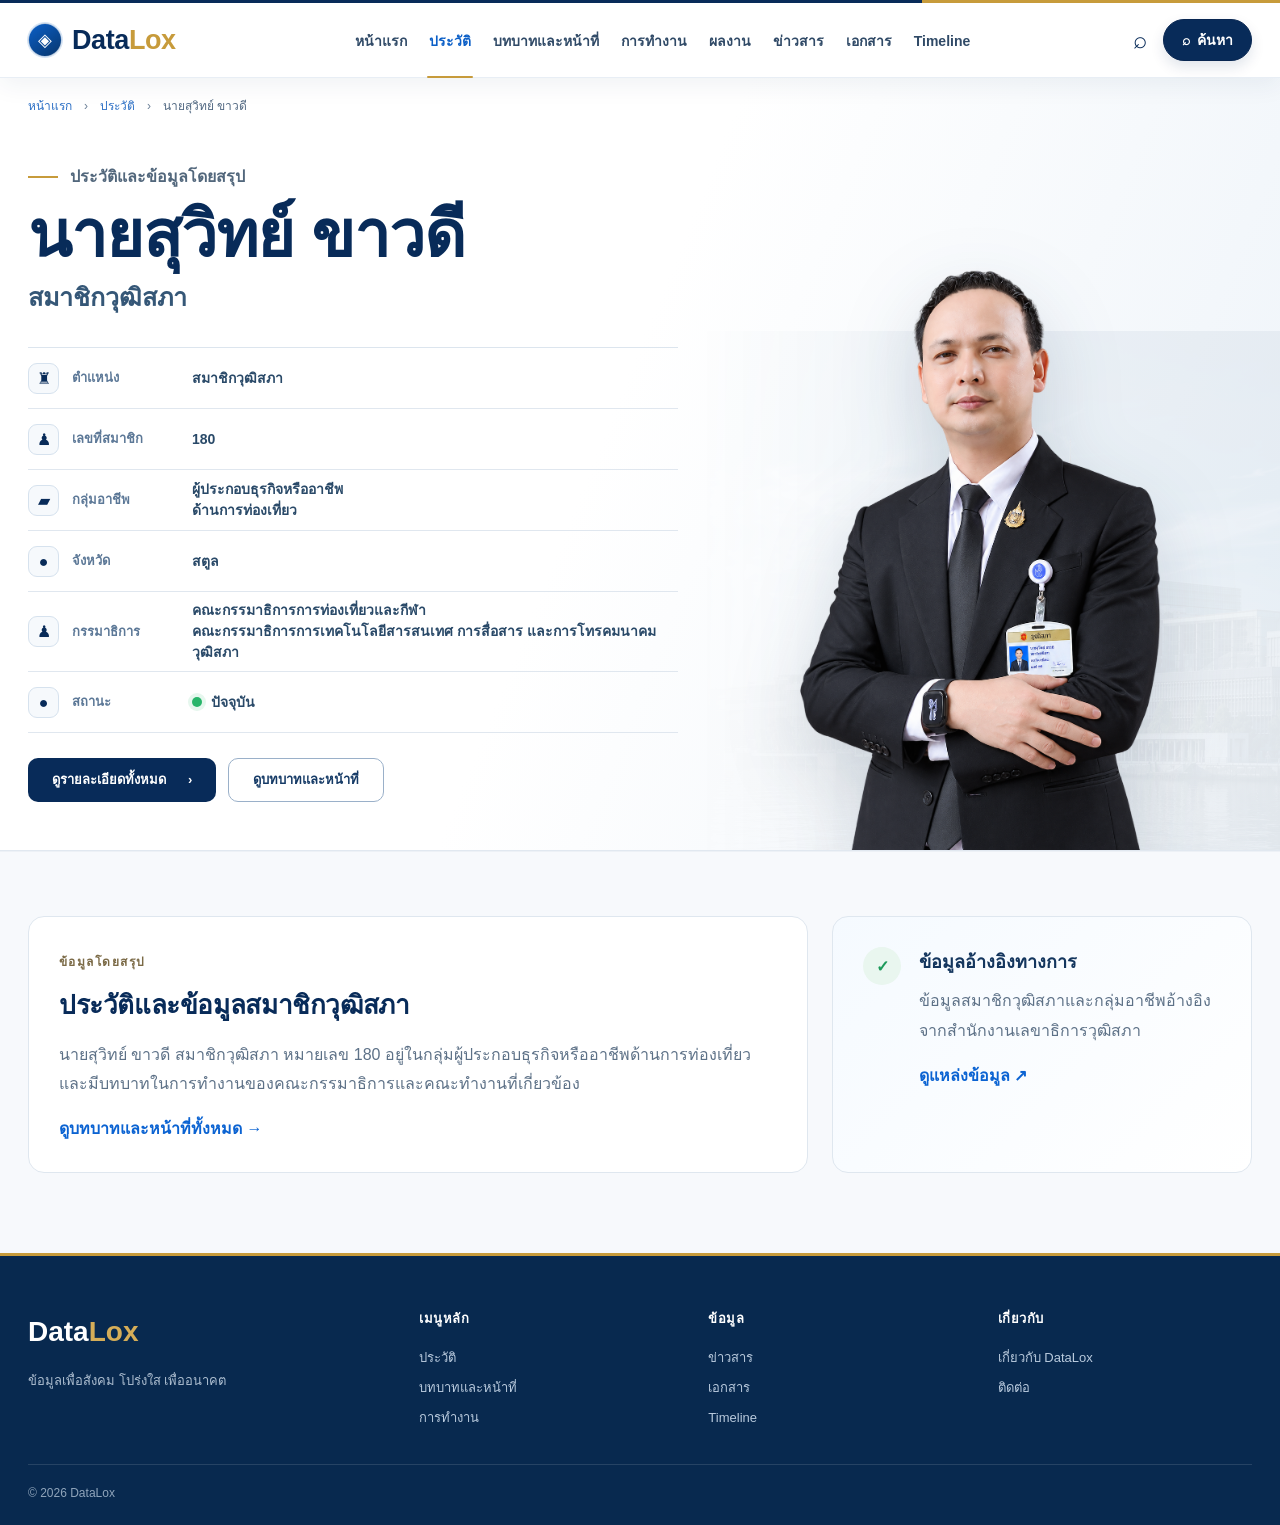
<file: suwit-kaodee.html>
<!DOCTYPE html>
<html lang="th">
<head>
<meta charset="utf-8"/>
<meta content="width=device-width,initial-scale=1" name="viewport"/>
<title>นายสุวิทย์ ขาวดี สมาชิกวุฒิสภา | ประวัติ | DataLox</title>
<meta content="ประวัติและข้อมูลโดยสรุปของนายสุวิทย์ ขาวดี สมาชิกวุฒิสภา หมายเลข 180" name="description"/>
<link href="assets/css/styles.css" rel="stylesheet"/>
</head>
<body class="pf-page">
<a class="skip-link" href="#main">ข้ามไปยังเนื้อหา</a>
<header class="header hf-header">
  <div class="container header-inner hf-header-inner">
    <a aria-label="DataLox หน้าแรก" class="hf-brand" href="index.html">
      <span aria-hidden="true" class="hf-brand-mark">◈</span>
      <span class="hf-brand-name">Data<span>Lox</span></span>
    </a>
    <nav aria-label="เมนูหลัก" class="nav hf-nav">
      <a href="index.html">หน้าแรก</a>
      <a class="active" href="suwit-kaodee.html">ประวัติ</a>
      <a href="roles.html">บทบาทและหน้าที่</a>
      <a href="topics/index.html">การทำงาน</a>
      <a href="achievements/index.html">ผลงาน</a>
      <a href="news/index.html">ข่าวสาร</a>
      <a href="documents/index.html">เอกสาร</a>
      <a href="timeline.html">Timeline</a>
    </nav>
    <div class="hf-header-actions">
      <button aria-label="ค้นหา" class="hf-icon-btn" data-search-open="" type="button">⌕</button>
      <button class="search-btn hf-search-btn" data-search-open="" type="button">⌕ <span>ค้นหา</span></button>
      <button aria-expanded="false" aria-label="เมนู" class="menu-btn hf-menu-btn">☰</button>
    </div>
  </div>
</header>
<main id="main">
  <section class="pf-hero-section">
    <div class="pf-bg-mark" aria-hidden="true"></div>
    <div class="container">
      <div class="pf-breadcrumb"><a href="index.html">หน้าแรก</a><span>›</span><a href="suwit-kaodee.html">ประวัติ</a><span>›</span><span>นายสุวิทย์ ขาวดี</span></div>
      <div class="pf-hero-grid">
        <div class="pf-copy">
          <span class="pf-kicker">ประวัติและข้อมูลโดยสรุป</span>
          <h1>นายสุวิทย์ ขาวดี</h1>
          <div class="pf-position">สมาชิกวุฒิสภา</div>
          <div class="pf-facts" aria-label="ข้อมูลโดยสรุป">
            <div class="pf-fact-row"><span class="pf-fact-icon">♜</span><span class="pf-fact-label">ตำแหน่ง</span><strong>สมาชิกวุฒิสภา</strong></div>
            <div class="pf-fact-row"><span class="pf-fact-icon">♟</span><span class="pf-fact-label">เลขที่สมาชิก</span><strong>180</strong></div>
            <div class="pf-fact-row"><span class="pf-fact-icon">▰</span><span class="pf-fact-label">กลุ่มอาชีพ</span><strong>ผู้ประกอบธุรกิจหรืออาชีพ<br class="pf-desktop-br"/>ด้านการท่องเที่ยว</strong></div>
            <div class="pf-fact-row"><span class="pf-fact-icon">●</span><span class="pf-fact-label">จังหวัด</span><strong>สตูล</strong></div>
            <div class="pf-fact-row"><span class="pf-fact-icon">♟</span><span class="pf-fact-label">กรรมาธิการ</span><strong>คณะกรรมาธิการการท่องเที่ยวและกีฬา<br/>คณะกรรมาธิการการเทคโนโลยีสารสนเทศ การสื่อสาร และการโทรคมนาคม วุฒิสภา</strong></div>
            <div class="pf-fact-row"><span class="pf-fact-icon">●</span><span class="pf-fact-label">สถานะ</span><strong class="pf-status"><i></i>ปัจจุบัน</strong></div>
          </div>
          <div class="pf-actions">
            <a class="pf-btn pf-btn-primary" href="roles.html">ดูรายละเอียดทั้งหมด <span>›</span></a>
            <a class="pf-btn pf-btn-secondary" href="roles.html">ดูบทบาทและหน้าที่</a>
          </div>
        </div>
        <div class="pf-portrait-wrap">
          <img alt="นายสุวิทย์ ขาวดี สมาชิกวุฒิสภา" class="pf-portrait" src="assets/images/suwit-hero.png"/>
        </div>
      </div>
    </div>
  </section>

  <section class="pf-content-section">
    <div class="container pf-content-grid">
      <div class="pf-info-card">
        <span class="pf-card-eyebrow">ข้อมูลโดยสรุป</span>
        <h2>ประวัติและข้อมูลสมาชิกวุฒิสภา</h2>
        <p>นายสุวิทย์ ขาวดี สมาชิกวุฒิสภา หมายเลข 180 อยู่ในกลุ่มผู้ประกอบธุรกิจหรืออาชีพด้านการท่องเที่ยว และมีบทบาทในการทำงานของคณะกรรมาธิการและคณะทำงานที่เกี่ยวข้อง</p>
        <a class="pf-text-link" href="roles.html">ดูบทบาทและหน้าที่ทั้งหมด →</a>
      </div>
      <div class="pf-source-card">
        <span class="pf-source-icon">✓</span>
        <div>
          <strong>ข้อมูลอ้างอิงทางการ</strong>
          <p>ข้อมูลสมาชิกวุฒิสภาและกลุ่มอาชีพอ้างอิงจากสำนักงานเลขาธิการวุฒิสภา</p>
          <a href="https://www.senate.go.th/view/1/senator_v2/TH-TH" rel="noopener noreferrer" target="_blank">ดูแหล่งข้อมูล ↗</a>
        </div>
      </div>
    </div>
  </section>
</main>
<footer class="footer hf-footer">
  <div class="container hf-footer-grid">
    <div><div class="hf-footer-brand">Data<span>Lox</span></div><p>ข้อมูลเพื่อสังคม โปร่งใส เพื่ออนาคต</p></div>
    <div><h4>เมนูหลัก</h4><a href="suwit-kaodee.html">ประวัติ</a><a href="roles.html">บทบาทและหน้าที่</a><a href="topics/index.html">การทำงาน</a></div>
    <div><h4>ข้อมูล</h4><a href="news/index.html">ข่าวสาร</a><a href="documents/index.html">เอกสาร</a><a href="timeline.html">Timeline</a></div>
    <div><h4>เกี่ยวกับ</h4><a href="about.html">เกี่ยวกับ DataLox</a><a href="contact.html">ติดต่อ</a></div>
  </div>
  <div class="container hf-footer-bottom">© 2026 DataLox</div>
</footer>
<div aria-label="ค้นหา DataLox" aria-modal="true" class="search-overlay" role="dialog">
  <div class="search-panel"><div class="search-row"><input id="global-search" placeholder="ค้นหาใน DataLox..." type="search"/><button class="hf-btn hf-btn-primary" data-search-close="" type="button">ปิด</button></div><div class="search-results"></div></div>
</div>
<script src="assets/js/app.js"></script>
</body>
</html>
</file>
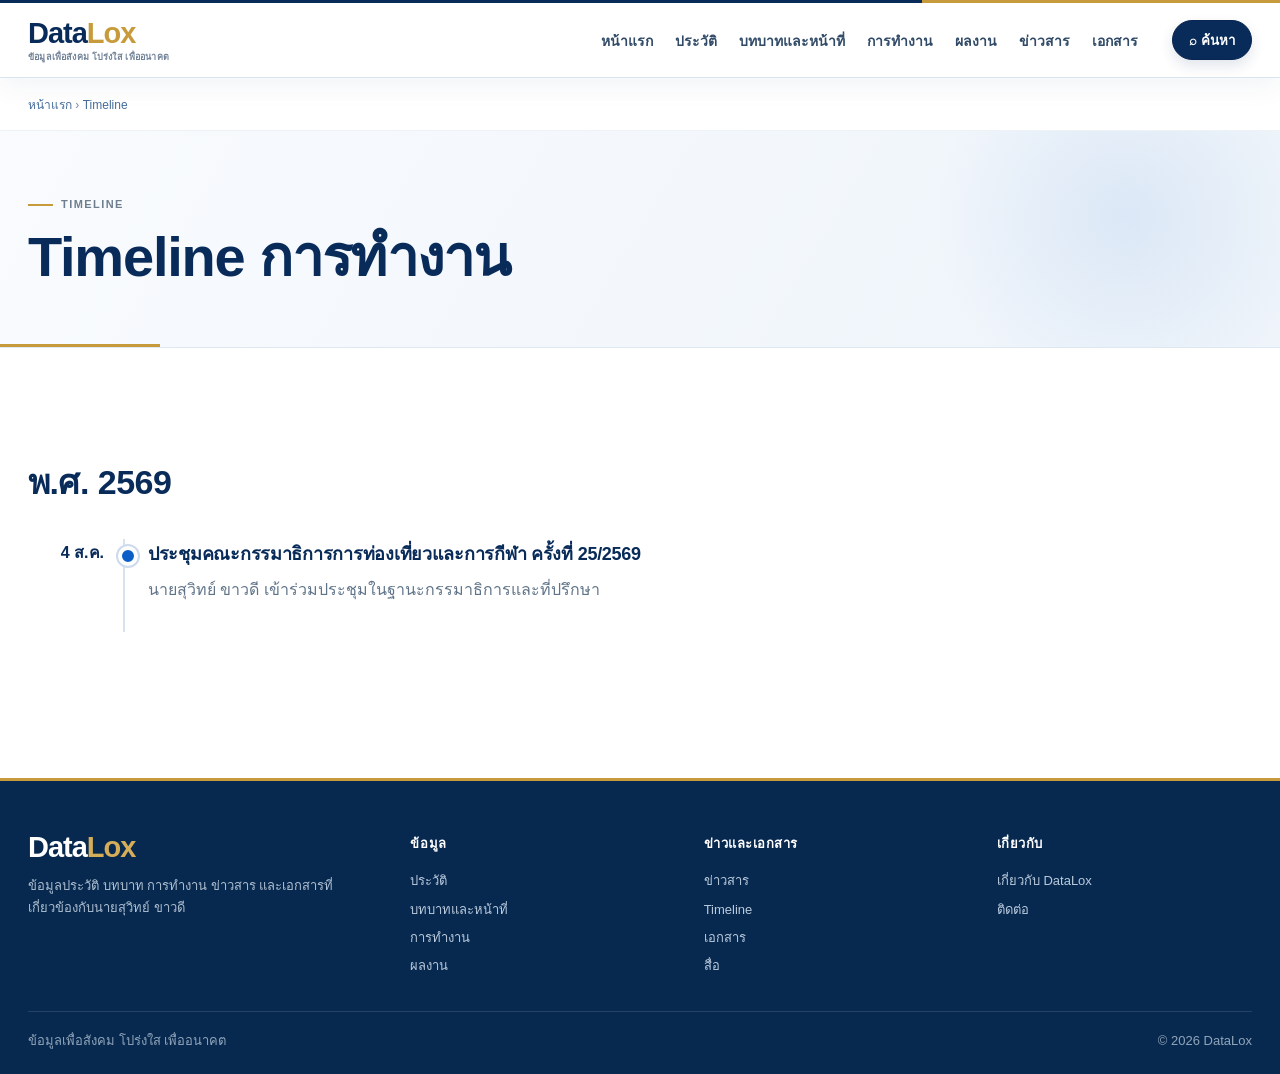
<file: timeline.html>
<!DOCTYPE html>

<html lang="th"><head><meta charset="utf-8"/><meta content="width=device-width,initial-scale=1" name="viewport"/><title>Timeline การทำงาน | DataLox</title><meta content="สำรวจเหตุการณ์ตามลำดับเวลาและเชื่อมไปยังข่าว Topic และเอกสาร" name="description"/><meta content="index,follow" name="robots"/><link href="https://www.datalox.example/timeline/" rel="canonical"/><link href="assets/css/styles.css" rel="stylesheet"/><meta content="Timeline การทำงาน | DataLox" property="og:title"/><meta content="สำรวจเหตุการณ์ตามลำดับเวลาและเชื่อมไปยังข่าว Topic และเอกสาร" property="og:description"/><meta content="website" property="og:type"/><meta content="assets/images/suwit-hero.png" property="og:image"/><script type="application/ld+json">{
  "@context": "https://schema.org",
  "@type": "WebPage",
  "@id": "https://www.datalox.example/timeline.html#webpage",
  "url": "https://www.datalox.example/timeline.html",
  "name": "Timeline การทำงาน | DataLox",
  "description": "สำรวจเหตุการณ์ตามลำดับเวลาและเชื่อมไปยังข่าว Topic และเอกสาร",
  "inLanguage": "th-TH",
  "isPartOf": {
    "@id": "https://www.datalox.example/#website"
  }
}</script></head><body><a class="skip-link" href="#main">ข้ามไปยังเนื้อหา</a><header class="header"><div class="container header-inner"><a class="brand" href="index.html">Data<span>Lox</span><small>ข้อมูลเพื่อสังคม โปร่งใส เพื่ออนาคต</small></a><nav aria-label="เมนูหลัก" class="nav"><a class="" href="index.html">หน้าแรก</a><a class="" href="suwit-kaodee.html">ประวัติ</a><a class="" href="roles.html">บทบาทและหน้าที่</a><a class="" href="topics/index.html">การทำงาน</a><a class="" href="achievements/index.html">ผลงาน</a><a class="" href="news/index.html">ข่าวสาร</a><a class="" href="documents/index.html">เอกสาร</a></nav><button aria-label="ค้นหา" class="search-btn" data-search-open="">⌕ ค้นหา</button><button aria-label="เมนู" class="menu-btn">☰</button></div></header><div class="container breadcrumb"><a href="index.html">หน้าแรก</a> › <a href="#">Timeline</a></div><main id="main"><section class="page-hero"><div class="container"><div class="page-label">TIMELINE</div><h1>Timeline การทำงาน</h1></div></section><section class="section"><div class="container"><h2 style="color:var(--navy);font-size:34px">พ.ศ. 2569</h2><div class="timeline"><div class="timeline-item"><div class="timeline-date">4 ส.ค.</div><div class="timeline-content"><h3><a href="news/tourism-committee-meeting-25-2569.html">ประชุมคณะกรรมาธิการการท่องเที่ยวและการกีฬา ครั้งที่ 25/2569</a></h3><p>นายสุวิทย์ ขาวดี เข้าร่วมประชุมในฐานะกรรมาธิการและที่ปรึกษา</p></div></div></div></div></section></main><footer class="footer"><div class="container"><div class="footer-grid"><div><div class="brand">Data<span>Lox</span></div><p>ข้อมูลประวัติ บทบาท การทำงาน ข่าวสาร และเอกสารที่เกี่ยวข้องกับนายสุวิทย์ ขาวดี</p></div><div><h4>ข้อมูล</h4><a href="suwit-kaodee.html">ประวัติ</a><a href="roles.html">บทบาทและหน้าที่</a><a href="topics/index.html">การทำงาน</a><a href="achievements/index.html">ผลงาน</a></div><div><h4>ข่าวและเอกสาร</h4><a href="news/index.html">ข่าวสาร</a><a href="timeline.html">Timeline</a><a href="documents/index.html">เอกสาร</a><a href="media/index.html">สื่อ</a></div><div><h4>เกี่ยวกับ</h4><a href="about.html">เกี่ยวกับ DataLox</a><a href="contact.html">ติดต่อ</a></div></div><div class="footer-bottom"><span>ข้อมูลเพื่อสังคม โปร่งใส เพื่ออนาคต</span><span>© 2026 DataLox</span></div></div></footer><div aria-label="ค้นหา" class="search-overlay" role="dialog"><div class="search-panel"><div class="search-row"><input aria-label="คำค้น" id="global-search" placeholder="ค้นหาใน DataLox..."/><button class="btn btn-primary" data-search-close="">ปิด</button></div><div class="search-results"></div></div></div><script src="assets/js/app.js"></script></body></html>
</file>
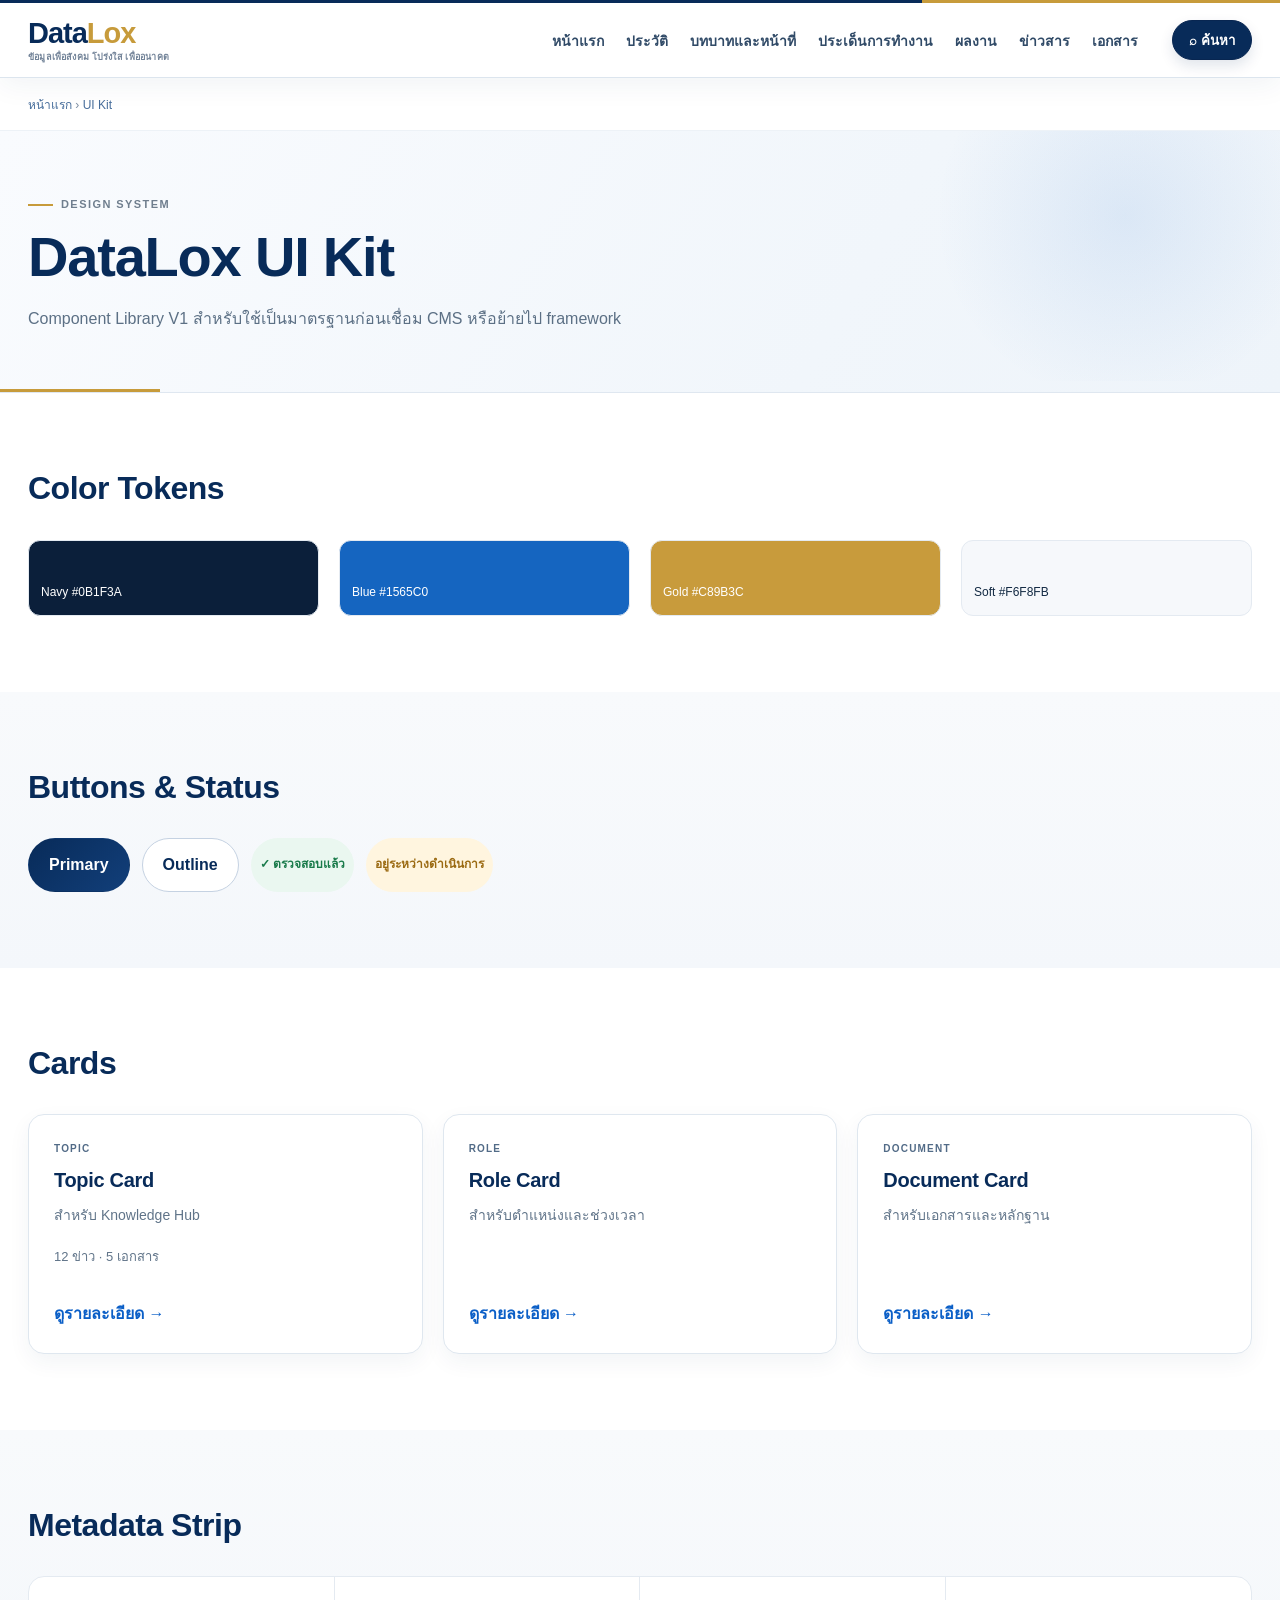
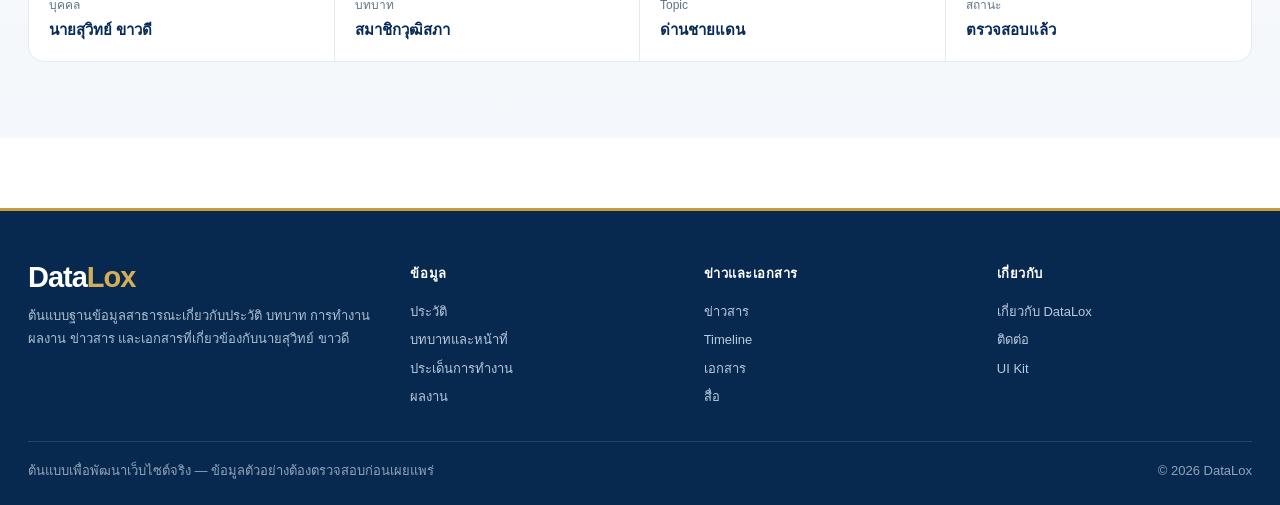
<file: ui-kit.html>
<!doctype html><html lang="th"><head><meta charset="utf-8"><meta name="viewport" content="width=device-width,initial-scale=1"><title>DataLox UI Kit</title><meta name="description" content="Component Library และ Design Tokens ของ DataLox"><meta name="robots" content="index,follow"><link rel="canonical" href="https://www.datalox.example/ui-kit/"><link rel="stylesheet" href="/assets/css/styles.css"><meta property="og:title" content="DataLox UI Kit"><meta property="og:description" content="Component Library และ Design Tokens ของ DataLox"><meta property="og:type" content="website"><meta property="og:image" content="/assets/images/suwit-hero.png"></head><body><a class="skip-link" href="#main">ข้ามไปยังเนื้อหา</a><header class="header"><div class="container header-inner"><a class="brand" href="/index.html">Data<span>Lox</span><small>ข้อมูลเพื่อสังคม โปร่งใส เพื่ออนาคต</small></a><nav class="nav" aria-label="เมนูหลัก"><a class="" href="/index.html">หน้าแรก</a><a class="" href="/suwit-kaodee.html">ประวัติ</a><a class="" href="/roles.html">บทบาทและหน้าที่</a><a class="" href="/topics/index.html">ประเด็นการทำงาน</a><a class="" href="/achievements/index.html">ผลงาน</a><a class="" href="/news/index.html">ข่าวสาร</a><a class="" href="/documents/index.html">เอกสาร</a></nav><button class="search-btn" data-search-open aria-label="ค้นหา">⌕ ค้นหา</button><button class="menu-btn" aria-label="เมนู">☰</button></div></header><div class="container breadcrumb"><a href="/index.html">หน้าแรก</a> › <a href="#">UI Kit</a></div><main id="main"><section class="page-hero"><div class="container"><div class="page-label">DESIGN SYSTEM</div><h1>DataLox UI Kit</h1><p>Component Library V1 สำหรับใช้เป็นมาตรฐานก่อนเชื่อม CMS หรือย้ายไป framework</p></div></section><section class="section"><div class="container"><div class="section-head"><div><h2>Color Tokens</h2></div></div><div class="grid grid-4"><div class="ui-swatch" style="background:#0b1f3a;color:#fff">Navy #0B1F3A</div><div class="ui-swatch" style="background:#1565c0;color:#fff">Blue #1565C0</div><div class="ui-swatch" style="background:#c89b3c;color:#fff">Gold #C89B3C</div><div class="ui-swatch" style="background:#f6f8fb">Soft #F6F8FB</div></div></div></section><section class="section soft"><div class="container"><div class="section-head"><div><h2>Buttons & Status</h2></div></div><div class="btns"><a class="btn btn-primary">Primary</a><a class="btn btn-outline">Outline</a><span class="verified">✓ ตรวจสอบแล้ว</span><span class="verified status-progress">อยู่ระหว่างดำเนินการ</span></div></div></section><section class="section"><div class="container"><div class="section-head"><div><h2>Cards</h2></div></div><div class="grid grid-3"><a class="card topic-card" href="#"><div class="card-pad"><div class="card-label">TOPIC</div><h3>Topic Card</h3><p>สำหรับ Knowledge Hub</p><div class="card-meta">12 ข่าว · 5 เอกสาร</div><div class="arrow">ดูรายละเอียด →</div></div></a><a class="card topic-card" href="#"><div class="card-pad"><div class="card-label">ROLE</div><h3>Role Card</h3><p>สำหรับตำแหน่งและช่วงเวลา</p><div class="arrow">ดูรายละเอียด →</div></div></a><a class="card topic-card" href="#"><div class="card-pad"><div class="card-label">DOCUMENT</div><h3>Document Card</h3><p>สำหรับเอกสารและหลักฐาน</p><div class="arrow">ดูรายละเอียด →</div></div></a></div></div></section><section class="section soft"><div class="container"><div class="section-head"><div><h2>Metadata Strip</h2></div></div><div class="meta-strip"><div class="meta-item"><span>บุคคล</span><strong>นายสุวิทย์ ขาวดี</strong></div><div class="meta-item"><span>บทบาท</span><strong>สมาชิกวุฒิสภา</strong></div><div class="meta-item"><span>Topic</span><strong>ด่านชายแดน</strong></div><div class="meta-item"><span>สถานะ</span><strong>ตรวจสอบแล้ว</strong></div></div></div></section></main><footer class="footer"><div class="container"><div class="footer-grid"><div><div class="brand">Data<span>Lox</span></div><p>ต้นแบบฐานข้อมูลสาธารณะเกี่ยวกับประวัติ บทบาท การทำงาน ผลงาน ข่าวสาร และเอกสารที่เกี่ยวข้องกับนายสุวิทย์ ขาวดี</p></div><div><h4>ข้อมูล</h4><a href="/suwit-kaodee.html">ประวัติ</a><a href="/roles.html">บทบาทและหน้าที่</a><a href="/topics/index.html">ประเด็นการทำงาน</a><a href="/achievements/index.html">ผลงาน</a></div><div><h4>ข่าวและเอกสาร</h4><a href="/news/index.html">ข่าวสาร</a><a href="/timeline.html">Timeline</a><a href="/documents/index.html">เอกสาร</a><a href="/media/index.html">สื่อ</a></div><div><h4>เกี่ยวกับ</h4><a href="/about.html">เกี่ยวกับ DataLox</a><a href="/contact.html">ติดต่อ</a><a href="/ui-kit.html">UI Kit</a></div></div><div class="footer-bottom"><span>ต้นแบบเพื่อพัฒนาเว็บไซต์จริง — ข้อมูลตัวอย่างต้องตรวจสอบก่อนเผยแพร่</span><span>© 2026 DataLox</span></div></div></footer><div class="search-overlay" role="dialog" aria-label="ค้นหา"><div class="search-panel"><div class="search-row"><input id="global-search" placeholder="ค้นหาใน DataLox..." aria-label="คำค้น"><button class="btn btn-primary" data-search-close>ปิด</button></div><div class="search-results"></div></div></div><script src="/assets/js/app.js"></script></body></html>
</file>
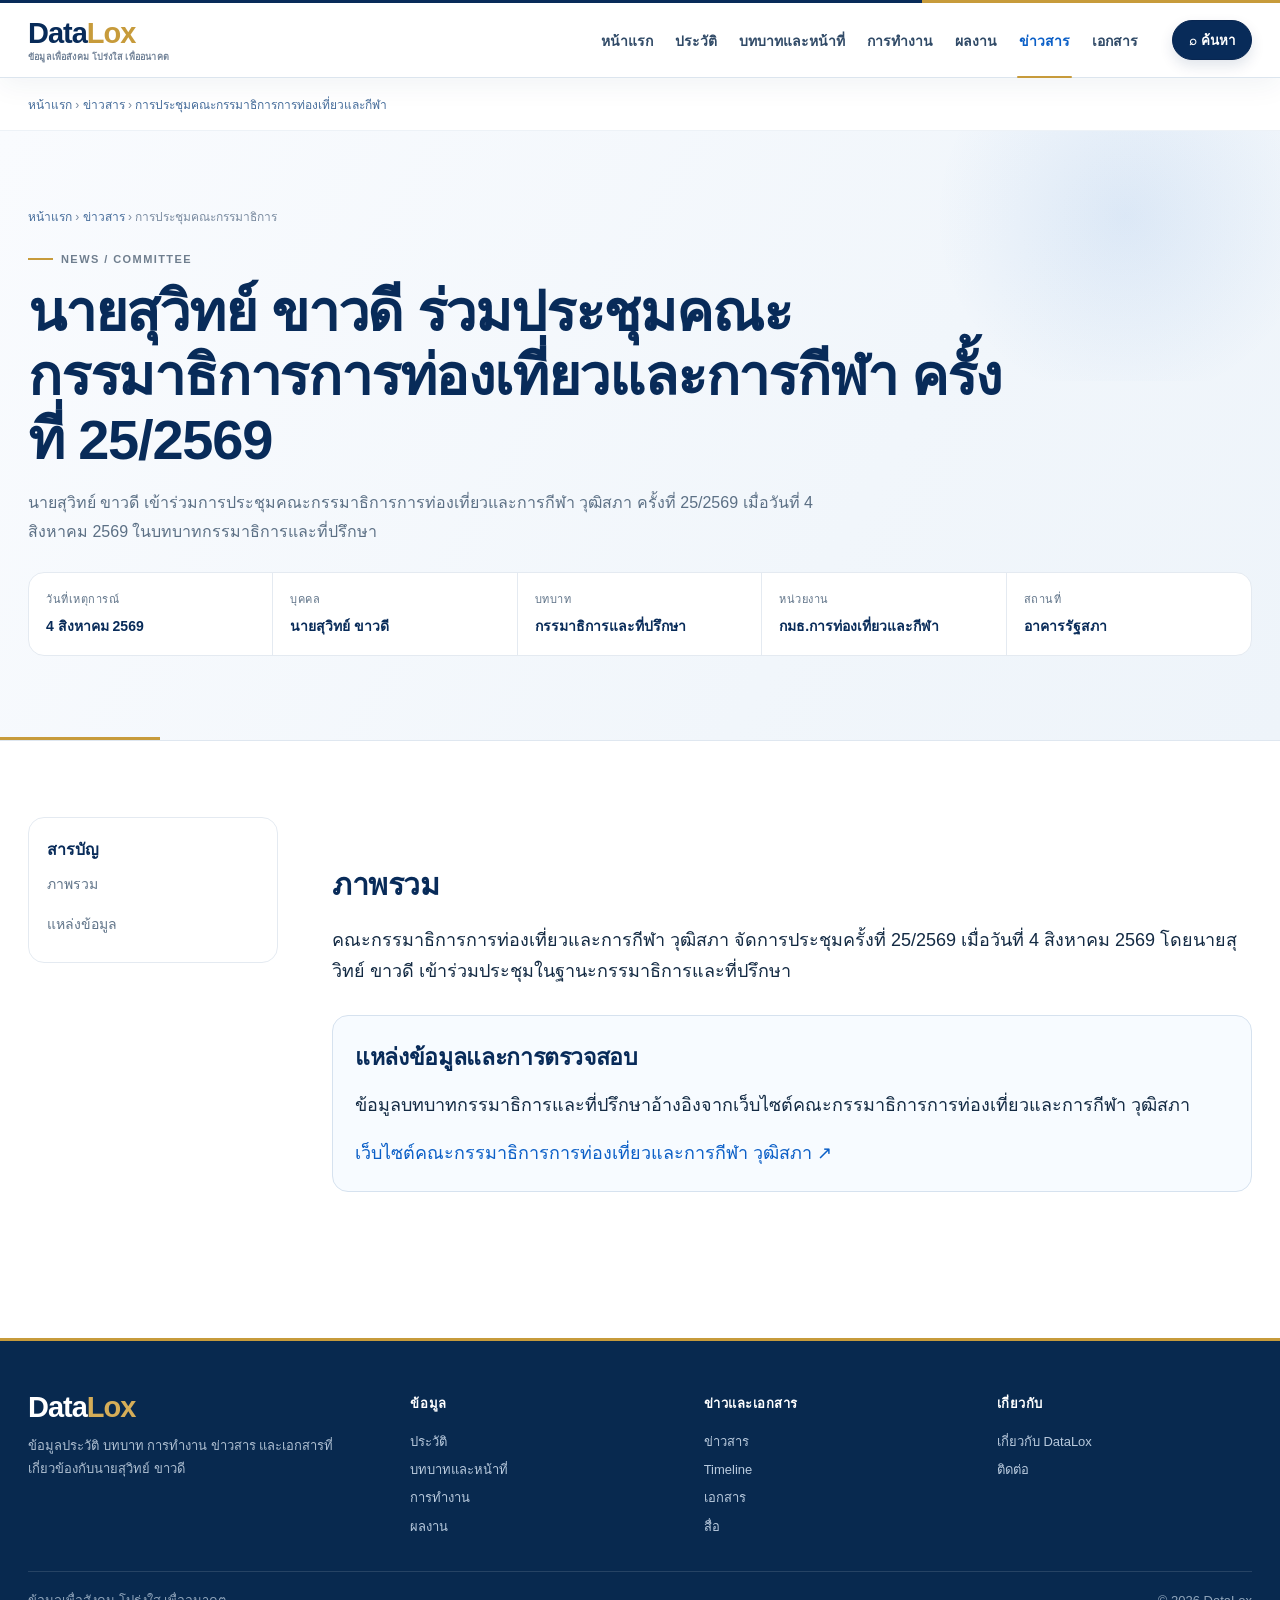
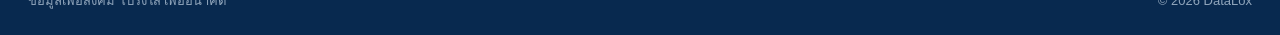
<file: news/tourism-committee-meeting-25-2569.html>
<!DOCTYPE html>

<html lang="th"><head><meta charset="utf-8"/><meta content="width=device-width,initial-scale=1" name="viewport"/><title>นายสุวิทย์ ขาวดี ร่วมประชุมคณะกรรมาธิการการท่องเที่ยวและการกีฬา ครั้งที่ 25/2569 | DataLox</title><meta content="นายสุวิทย์ ขาวดี ร่วมประชุมคณะกรรมาธิการการท่องเที่ยวและการกีฬา วุฒิสภา ครั้งที่ 25/2569 เมื่อวันที่ 4 สิงหาคม 2569" name="description"/><meta content="index,follow" name="robots"/><link href="https://www.datalox.example/news/tourism-committee-meeting-25-2569/" rel="canonical"/><link href="../assets/css/styles.css" rel="stylesheet"/><meta content="นายสุวิทย์ ขาวดี ร่วมประชุมคณะกรรมาธิการการท่องเที่ยวและการกีฬา ครั้งที่ 25/2569 | DataLox" property="og:title"/><meta content="การประชุมคณะกรรมาธิการการท่องเที่ยวและการกีฬา วุฒิสภา ครั้งที่ 25/2569 วันที่ 4 สิงหาคม 2569" property="og:description"/><meta content="website" property="og:type"/><meta content="../assets/images/suwit-hero.png" property="og:image"/><script type="application/ld+json">{
  "@context": "https://schema.org",
  "@type": "NewsArticle",
  "headline": "นายสุวิทย์ ขาวดี ร่วมประชุมคณะกรรมาธิการการท่องเที่ยวและการกีฬา ครั้งที่ 25/2569",
  "inLanguage": "th-TH",
  "mainEntityOfPage": "https://www.datalox.example/news/tourism-committee-meeting-25-2569.html",
  "author": {
    "@type": "Organization",
    "name": "DataLox"
  },
  "about": {
    "@id": "https://www.datalox.example/suwit-kaodee.html#person"
  },
  "image": "https://www.datalox.example/assets/images/suwit-hero.png"
}</script></head><body><a class="skip-link" href="#main">ข้ามไปยังเนื้อหา</a><header class="header"><div class="container header-inner"><a class="brand" href="../index.html">Data<span>Lox</span><small>ข้อมูลเพื่อสังคม โปร่งใส เพื่ออนาคต</small></a><nav aria-label="เมนูหลัก" class="nav"><a class="" href="../index.html">หน้าแรก</a><a class="" href="../suwit-kaodee.html">ประวัติ</a><a class="" href="../roles.html">บทบาทและหน้าที่</a><a class="" href="../topics/index.html">การทำงาน</a><a class="" href="../achievements/index.html">ผลงาน</a><a class="active" href="../news/index.html">ข่าวสาร</a><a class="" href="../documents/index.html">เอกสาร</a></nav><button aria-label="ค้นหา" class="search-btn" data-search-open="">⌕ ค้นหา</button><button aria-label="เมนู" class="menu-btn">☰</button></div></header><div class="container breadcrumb"><a href="../index.html">หน้าแรก</a> › <a href="../news/index.html">ข่าวสาร</a> › <a href="#">การประชุมคณะกรรมาธิการการท่องเที่ยวและกีฬา</a></div><main id="main">
<section class="page-hero"><div class="container article-header"><div class="breadcrumb"><a href="../index.html">หน้าแรก</a> › <a href="../news/index.html">ข่าวสาร</a> › การประชุมคณะกรรมาธิการ</div><div class="page-label">NEWS / COMMITTEE</div><h1>นายสุวิทย์ ขาวดี ร่วมประชุมคณะกรรมาธิการการท่องเที่ยวและการกีฬา ครั้งที่ 25/2569</h1><p class="article-summary">นายสุวิทย์ ขาวดี เข้าร่วมการประชุมคณะกรรมาธิการการท่องเที่ยวและการกีฬา วุฒิสภา ครั้งที่ 25/2569 เมื่อวันที่ 4 สิงหาคม 2569 ในบทบาทกรรมาธิการและที่ปรึกษา</p><div class="article-meta-grid"><div><span>วันที่เหตุการณ์</span><strong>4 สิงหาคม 2569</strong></div><div><span>บุคคล</span><strong>นายสุวิทย์ ขาวดี</strong></div><div><span>บทบาท</span><strong>กรรมาธิการและที่ปรึกษา</strong></div><div><span>หน่วยงาน</span><strong>กมธ.การท่องเที่ยวและกีฬา</strong></div><div><span>สถานที่</span><strong>อาคารรัฐสภา</strong></div></div></div></section>
<section class="section"><div class="container content-layout"><aside class="toc"><strong>สารบัญ</strong><a href="#overview">ภาพรวม</a><a href="#sources">แหล่งข้อมูล</a></aside><article class="prose"><div id="overview"><h2>ภาพรวม</h2><p>คณะกรรมาธิการการท่องเที่ยวและการกีฬา วุฒิสภา จัดการประชุมครั้งที่ 25/2569 เมื่อวันที่ 4 สิงหาคม 2569 โดยนายสุวิทย์ ขาวดี เข้าร่วมประชุมในฐานะกรรมาธิการและที่ปรึกษา</p></div><div class="source-box" id="sources"><h3>แหล่งข้อมูลและการตรวจสอบ</h3><p>ข้อมูลบทบาทกรรมาธิการและที่ปรึกษาอ้างอิงจากเว็บไซต์คณะกรรมาธิการการท่องเที่ยวและการกีฬา วุฒิสภา</p><a href="https://www.senate.go.th/view/422/%E0%B8%A0%E0%B8%B2%E0%B8%9E%E0%B8%82%E0%B9%88%E0%B8%B2%E0%B8%A7%E0%B8%84%E0%B8%93%E0%B8%B0%E0%B8%81%E0%B8%A3%E0%B8%A3%E0%B8%A1%E0%B8%B2%E0%B8%98%E0%B8%B4%E0%B8%81%E0%B8%B2%E0%B8%A3/%E0%B8%A0%E0%B8%B2%E0%B8%9E-%E0%B8%82%E0%B9%88%E0%B8%B2%E0%B8%A7%E0%B8%84%E0%B8%93%E0%B8%B0%E0%B8%81%E0%B8%A3%E0%B8%A3%E0%B8%A1%E0%B8%B2%E0%B8%98%E0%B8%B4%E0%B8%81%E0%B8%B2%E0%B8%A3/1/TH-TH" rel="noopener noreferrer" target="_blank">เว็บไซต์คณะกรรมาธิการการท่องเที่ยวและการกีฬา วุฒิสภา ↗</a></div></article></div></section>
</main><footer class="footer"><div class="container"><div class="footer-grid"><div><div class="brand">Data<span>Lox</span></div><p>ข้อมูลประวัติ บทบาท การทำงาน ข่าวสาร และเอกสารที่เกี่ยวข้องกับนายสุวิทย์ ขาวดี</p></div><div><h4>ข้อมูล</h4><a href="../suwit-kaodee.html">ประวัติ</a><a href="../roles.html">บทบาทและหน้าที่</a><a href="../topics/index.html">การทำงาน</a><a href="../achievements/index.html">ผลงาน</a></div><div><h4>ข่าวและเอกสาร</h4><a href="../news/index.html">ข่าวสาร</a><a href="../timeline.html">Timeline</a><a href="../documents/index.html">เอกสาร</a><a href="../media/index.html">สื่อ</a></div><div><h4>เกี่ยวกับ</h4><a href="../about.html">เกี่ยวกับ DataLox</a><a href="../contact.html">ติดต่อ</a></div></div><div class="footer-bottom"><span>ข้อมูลเพื่อสังคม โปร่งใส เพื่ออนาคต</span><span>© 2026 DataLox</span></div></div></footer><div aria-label="ค้นหา" class="search-overlay" role="dialog"><div class="search-panel"><div class="search-row"><input aria-label="คำค้น" id="global-search" placeholder="ค้นหาใน DataLox..."/><button class="btn btn-primary" data-search-close="">ปิด</button></div><div class="search-results"></div></div></div><script src="../assets/js/app.js"></script></body></html>
</file>
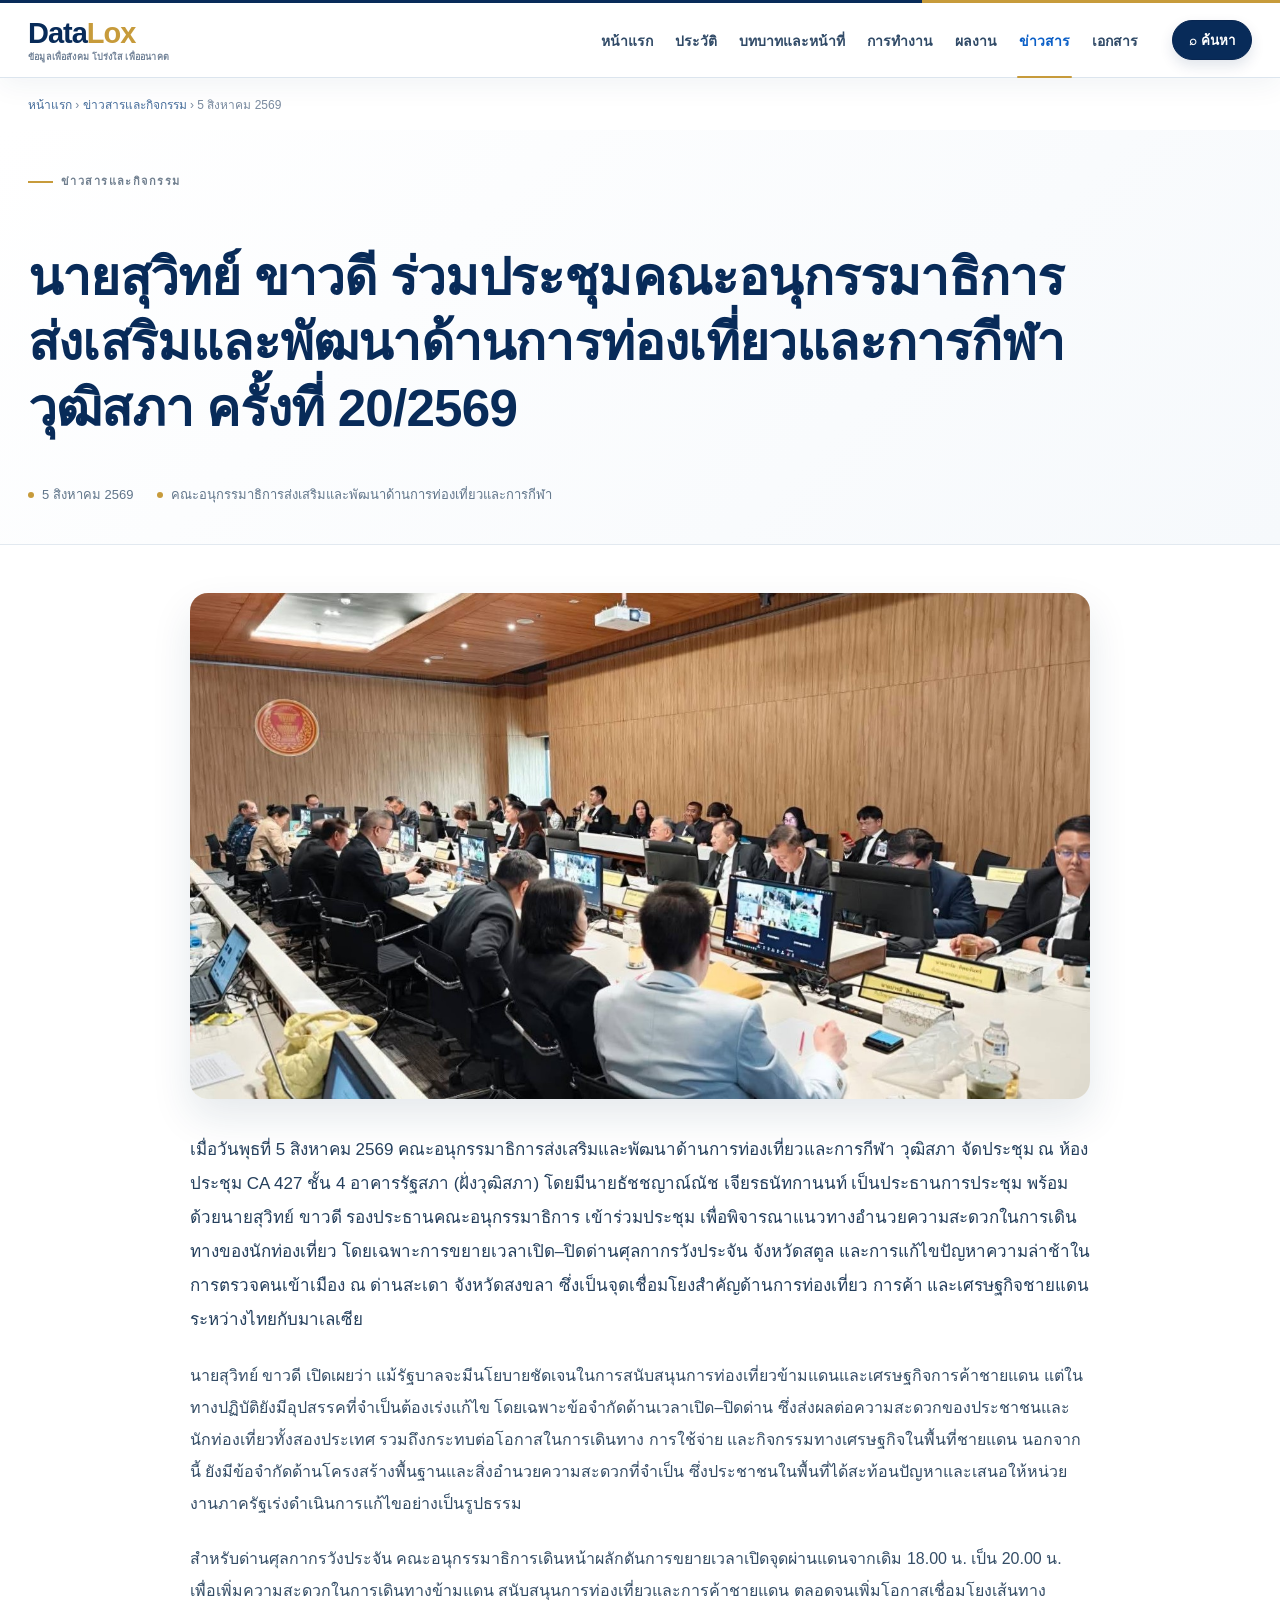
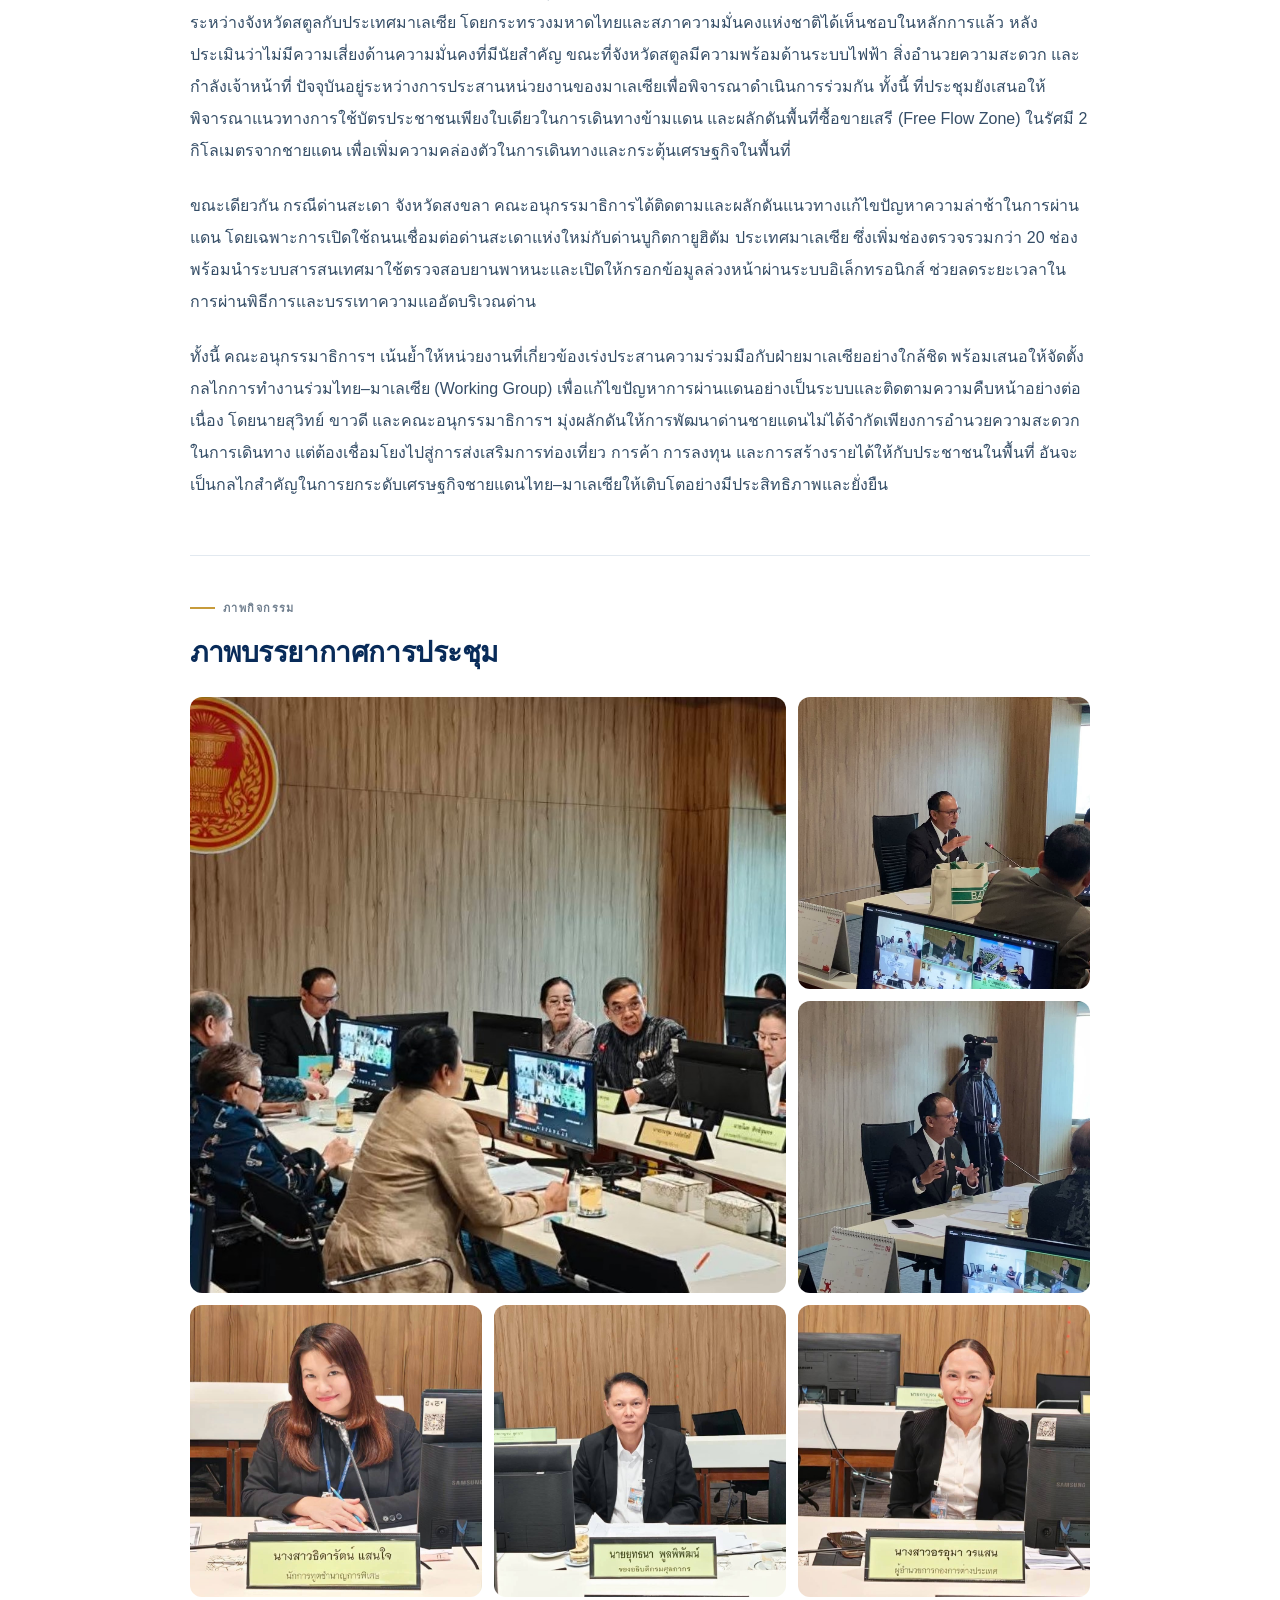
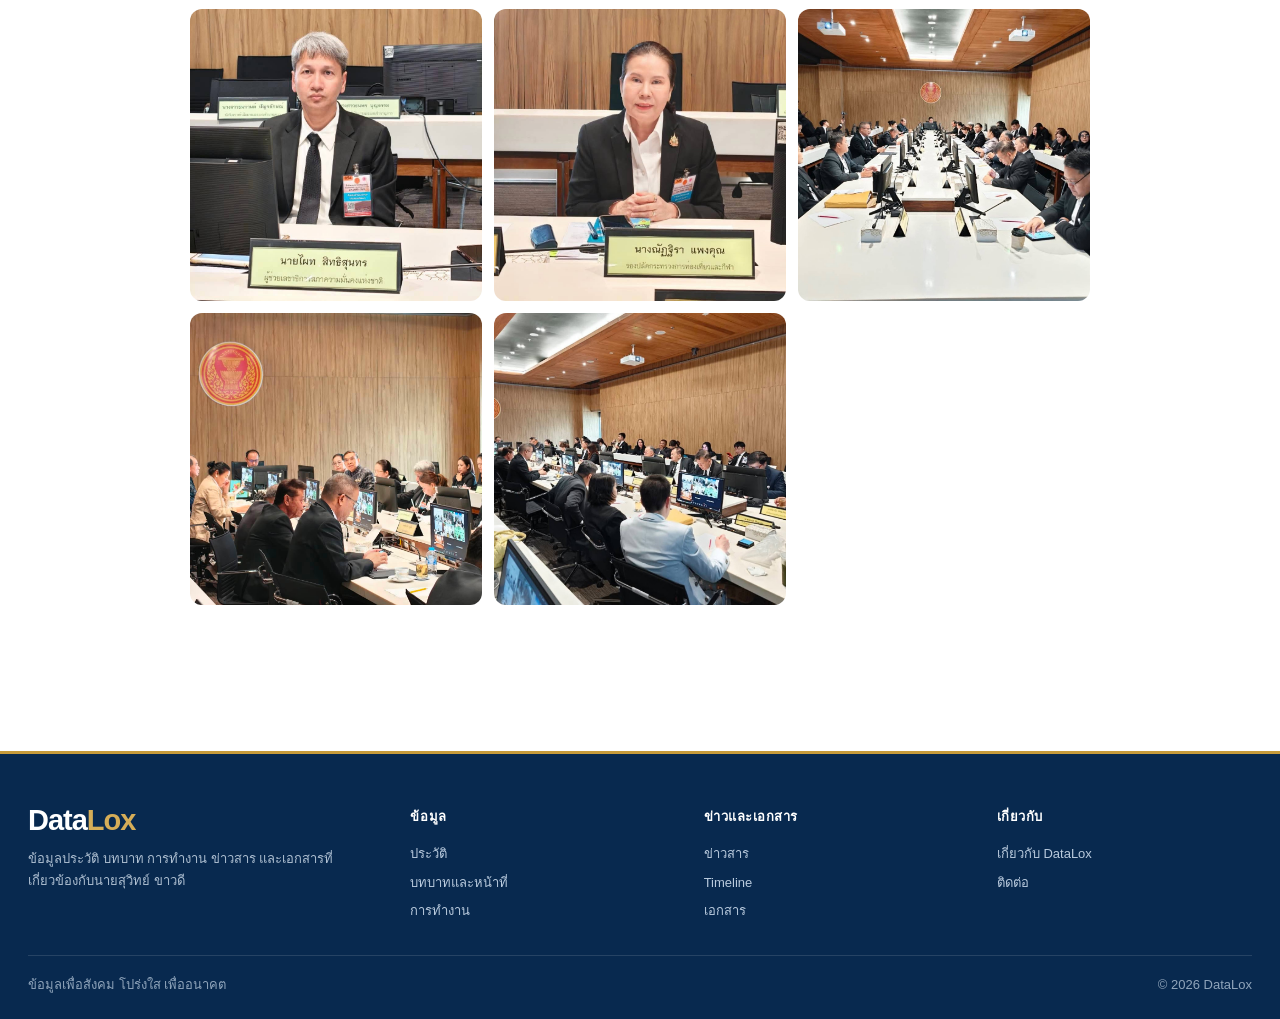
<file: news/tourism-subcommittee-meeting-20-2569.html>
<!DOCTYPE html>
<html lang="th"><head><meta charset="utf-8"/><meta content="width=device-width,initial-scale=1" name="viewport"/><title>นายสุวิทย์ ขาวดี ร่วมประชุมคณะอนุกรรมาธิการส่งเสริมและพัฒนาด้านการท่องเที่ยวและการกีฬา วุฒิสภา ครั้งที่ 20/2569 | DataLox</title><meta content="นายสุวิทย์ ขาวดี ร่วมประชุมคณะอนุกรรมาธิการส่งเสริมและพัฒนาด้านการท่องเที่ยวและการกีฬา วุฒิสภา ครั้งที่ 20/2569 วันที่ 5 สิงหาคม 2569" name="description"/><link href="../assets/css/styles.css" rel="stylesheet"/></head><body><a class="skip-link" href="#main">ข้ามไปยังเนื้อหา</a><header class="header"><div class="container header-inner"><a class="brand" href="../index.html">Data<span>Lox</span><small>ข้อมูลเพื่อสังคม โปร่งใส เพื่ออนาคต</small></a><nav aria-label="เมนูหลัก" class="nav"><a href="../index.html">หน้าแรก</a><a href="../suwit-kaodee.html">ประวัติ</a><a href="../roles.html">บทบาทและหน้าที่</a><a href="../topics/index.html">การทำงาน</a><a href="../achievements/index.html">ผลงาน</a><a class="active" href="../news/index.html">ข่าวสาร</a><a href="../documents/index.html">เอกสาร</a></nav><button class="search-btn" data-search-open="">⌕ ค้นหา</button><button aria-label="เมนู" class="menu-btn">☰</button></div></header><main class="news-article" id="main"><div class="container breadcrumb"><a href="../index.html">หน้าแรก</a> › <a href="../news/index.html">ข่าวสารและกิจกรรม</a> › 5 สิงหาคม 2569</div><section class="news-article-head"><div class="container"><div class="page-label">ข่าวสารและกิจกรรม</div><h1>นายสุวิทย์ ขาวดี ร่วมประชุมคณะอนุกรรมาธิการส่งเสริมและพัฒนาด้านการท่องเที่ยวและการกีฬา วุฒิสภา ครั้งที่ 20/2569</h1><div class="news-meta"><span>5 สิงหาคม 2569</span><span>คณะอนุกรรมาธิการส่งเสริมและพัฒนาด้านการท่องเที่ยวและการกีฬา</span></div></div></section><section class="section news-body-section"><div class="container news-article-layout news-article-layout-single"><article class="news-prose"><img alt="ภาพบรรยากาศการประชุมคณะอนุกรรมาธิการส่งเสริมและพัฒนาด้านการท่องเที่ยวและการกีฬา ครั้งที่ 20/2569" class="news-lead-image" fetchpriority="high" src="../assets/images/news/committee-20-2569/768910293_122121384993124973_5331300940756480608_n.jpg"/><p>เมื่อวันพุธที่ 5 สิงหาคม 2569 คณะอนุกรรมาธิการส่งเสริมและพัฒนาด้านการท่องเที่ยวและการกีฬา วุฒิสภา จัดประชุม ณ ห้องประชุม CA 427 ชั้น 4 อาคารรัฐสภา (ฝั่งวุฒิสภา) โดยมีนายธัชชญาณ์ณัช เจียรธนัทกานนท์ เป็นประธานการประชุม พร้อมด้วยนายสุวิทย์ ขาวดี รองประธานคณะอนุกรรมาธิการ เข้าร่วมประชุม เพื่อพิจารณาแนวทางอำนวยความสะดวกในการเดินทางของนักท่องเที่ยว โดยเฉพาะการขยายเวลาเปิด–ปิดด่านศุลกากรวังประจัน จังหวัดสตูล และการแก้ไขปัญหาความล่าช้าในการตรวจคนเข้าเมือง ณ ด่านสะเดา จังหวัดสงขลา ซึ่งเป็นจุดเชื่อมโยงสำคัญด้านการท่องเที่ยว การค้า และเศรษฐกิจชายแดนระหว่างไทยกับมาเลเซีย</p><p>นายสุวิทย์ ขาวดี เปิดเผยว่า แม้รัฐบาลจะมีนโยบายชัดเจนในการสนับสนุนการท่องเที่ยวข้ามแดนและเศรษฐกิจการค้าชายแดน แต่ในทางปฏิบัติยังมีอุปสรรคที่จำเป็นต้องเร่งแก้ไข โดยเฉพาะข้อจำกัดด้านเวลาเปิด–ปิดด่าน ซึ่งส่งผลต่อความสะดวกของประชาชนและนักท่องเที่ยวทั้งสองประเทศ รวมถึงกระทบต่อโอกาสในการเดินทาง การใช้จ่าย และกิจกรรมทางเศรษฐกิจในพื้นที่ชายแดน นอกจากนี้ ยังมีข้อจำกัดด้านโครงสร้างพื้นฐานและสิ่งอำนวยความสะดวกที่จำเป็น ซึ่งประชาชนในพื้นที่ได้สะท้อนปัญหาและเสนอให้หน่วยงานภาครัฐเร่งดำเนินการแก้ไขอย่างเป็นรูปธรรม</p><p>สำหรับด่านศุลกากรวังประจัน คณะอนุกรรมาธิการเดินหน้าผลักดันการขยายเวลาเปิดจุดผ่านแดนจากเดิม 18.00 น. เป็น 20.00 น. เพื่อเพิ่มความสะดวกในการเดินทางข้ามแดน สนับสนุนการท่องเที่ยวและการค้าชายแดน ตลอดจนเพิ่มโอกาสเชื่อมโยงเส้นทางระหว่างจังหวัดสตูลกับประเทศมาเลเซีย โดยกระทรวงมหาดไทยและสภาความมั่นคงแห่งชาติได้เห็นชอบในหลักการแล้ว หลังประเมินว่าไม่มีความเสี่ยงด้านความมั่นคงที่มีนัยสำคัญ ขณะที่จังหวัดสตูลมีความพร้อมด้านระบบไฟฟ้า สิ่งอำนวยความสะดวก และกำลังเจ้าหน้าที่ ปัจจุบันอยู่ระหว่างการประสานหน่วยงานของมาเลเซียเพื่อพิจารณาดำเนินการร่วมกัน ทั้งนี้ ที่ประชุมยังเสนอให้พิจารณาแนวทางการใช้บัตรประชาชนเพียงใบเดียวในการเดินทางข้ามแดน และผลักดันพื้นที่ซื้อขายเสรี (Free Flow Zone) ในรัศมี 2 กิโลเมตรจากชายแดน เพื่อเพิ่มความคล่องตัวในการเดินทางและกระตุ้นเศรษฐกิจในพื้นที่</p><p>ขณะเดียวกัน กรณีด่านสะเดา จังหวัดสงขลา คณะอนุกรรมาธิการได้ติดตามและผลักดันแนวทางแก้ไขปัญหาความล่าช้าในการผ่านแดน โดยเฉพาะการเปิดใช้ถนนเชื่อมต่อด่านสะเดาแห่งใหม่กับด่านบูกิตกายูฮิตัม ประเทศมาเลเซีย ซึ่งเพิ่มช่องตรวจรวมกว่า 20 ช่อง พร้อมนำระบบสารสนเทศมาใช้ตรวจสอบยานพาหนะและเปิดให้กรอกข้อมูลล่วงหน้าผ่านระบบอิเล็กทรอนิกส์ ช่วยลดระยะเวลาในการผ่านพิธีการและบรรเทาความแออัดบริเวณด่าน</p><p>ทั้งนี้ คณะอนุกรรมาธิการฯ เน้นย้ำให้หน่วยงานที่เกี่ยวข้องเร่งประสานความร่วมมือกับฝ่ายมาเลเซียอย่างใกล้ชิด พร้อมเสนอให้จัดตั้งกลไกการทำงานร่วมไทย–มาเลเซีย (Working Group) เพื่อแก้ไขปัญหาการผ่านแดนอย่างเป็นระบบและติดตามความคืบหน้าอย่างต่อเนื่อง โดยนายสุวิทย์ ขาวดี และคณะอนุกรรมาธิการฯ มุ่งผลักดันให้การพัฒนาด่านชายแดนไม่ได้จำกัดเพียงการอำนวยความสะดวกในการเดินทาง แต่ต้องเชื่อมโยงไปสู่การส่งเสริมการท่องเที่ยว การค้า การลงทุน และการสร้างรายได้ให้กับประชาชนในพื้นที่ อันจะเป็นกลไกสำคัญในการยกระดับเศรษฐกิจชายแดนไทย–มาเลเซียให้เติบโตอย่างมีประสิทธิภาพและยั่งยืน</p><section class="news-gallery-section"><div class="section-kicker">ภาพกิจกรรม</div><h2>ภาพบรรยากาศการประชุม</h2><div class="news-photo-grid"><figure><img alt="ภาพบรรยากาศการประชุมคณะอนุกรรมาธิการส่งเสริมและพัฒนาด้านการท่องเที่ยวและการกีฬา ครั้งที่ 20/2569" loading="lazy" src="../assets/images/news/committee-20-2569/769082829_122121384933124973_4577096799643956845_n.jpg"/></figure><figure><img alt="ภาพบรรยากาศการประชุมคณะอนุกรรมาธิการส่งเสริมและพัฒนาด้านการท่องเที่ยวและการกีฬา ครั้งที่ 20/2569" loading="lazy" src="../assets/images/news/committee-20-2569/767430861_122121384915124973_1089506887159110242_n.jpg"/></figure><figure><img alt="ภาพบรรยากาศการประชุมคณะอนุกรรมาธิการส่งเสริมและพัฒนาด้านการท่องเที่ยวและการกีฬา ครั้งที่ 20/2569" loading="lazy" src="../assets/images/news/committee-20-2569/765796412_122121384759124973_142484023058889491_n.jpg"/></figure><figure><img alt="ภาพบรรยากาศการประชุมคณะอนุกรรมาธิการส่งเสริมและพัฒนาด้านการท่องเที่ยวและการกีฬา ครั้งที่ 20/2569" loading="lazy" src="../assets/images/news/committee-20-2569/769222502_122121385233124973_1728599583204699693_n.jpg"/></figure><figure><img alt="ภาพบรรยากาศการประชุมคณะอนุกรรมาธิการส่งเสริมและพัฒนาด้านการท่องเที่ยวและการกีฬา ครั้งที่ 20/2569" loading="lazy" src="../assets/images/news/committee-20-2569/765008013_122121385197124973_6834593814910187726_n.jpg"/></figure><figure><img alt="ภาพบรรยากาศการประชุมคณะอนุกรรมาธิการส่งเสริมและพัฒนาด้านการท่องเที่ยวและการกีฬา ครั้งที่ 20/2569" loading="lazy" src="../assets/images/news/committee-20-2569/766072202_122121385149124973_6521513119371148998_n.jpg"/></figure><figure><img alt="ภาพบรรยากาศการประชุมคณะอนุกรรมาธิการส่งเสริมและพัฒนาด้านการท่องเที่ยวและการกีฬา ครั้งที่ 20/2569" loading="lazy" src="../assets/images/news/committee-20-2569/764845226_122121385101124973_5398272693218800253_n.jpg"/></figure><figure><img alt="ภาพบรรยากาศการประชุมคณะอนุกรรมาธิการส่งเสริมและพัฒนาด้านการท่องเที่ยวและการกีฬา ครั้งที่ 20/2569" loading="lazy" src="../assets/images/news/committee-20-2569/764850005_122121385071124973_5444771366168520896_n.jpg"/></figure><figure><img alt="ภาพบรรยากาศการประชุมคณะอนุกรรมาธิการส่งเสริมและพัฒนาด้านการท่องเที่ยวและการกีฬา ครั้งที่ 20/2569" loading="lazy" src="../assets/images/news/committee-20-2569/763944462_122121384849124973_8585535704119669683_n.jpg"/></figure><figure><img alt="ภาพบรรยากาศการประชุมคณะอนุกรรมาธิการส่งเสริมและพัฒนาด้านการท่องเที่ยวและการกีฬา ครั้งที่ 20/2569" loading="lazy" src="../assets/images/news/committee-20-2569/764343522_122121384765124973_8703428864805985797_n.jpg"/></figure><figure><img alt="ภาพบรรยากาศการประชุมคณะอนุกรรมาธิการส่งเสริมและพัฒนาด้านการท่องเที่ยวและการกีฬา ครั้งที่ 20/2569" loading="lazy" src="../assets/images/news/committee-20-2569/768910293_122121384993124973_5331300940756480608_n.jpg"/></figure></div></section></article></div></section></main><footer class="footer"><div class="container"><div class="footer-grid"><div><div class="brand">Data<span>Lox</span></div><p>ข้อมูลประวัติ บทบาท การทำงาน ข่าวสาร และเอกสารที่เกี่ยวข้องกับนายสุวิทย์ ขาวดี</p></div><div><h4>ข้อมูล</h4><a href="../suwit-kaodee.html">ประวัติ</a><a href="../roles.html">บทบาทและหน้าที่</a><a href="../topics/index.html">การทำงาน</a></div><div><h4>ข่าวและเอกสาร</h4><a href="../news/index.html">ข่าวสาร</a><a href="../timeline.html">Timeline</a><a href="../documents/index.html">เอกสาร</a></div><div><h4>เกี่ยวกับ</h4><a href="../about.html">เกี่ยวกับ DataLox</a><a href="../contact.html">ติดต่อ</a></div></div><div class="footer-bottom"><span>ข้อมูลเพื่อสังคม โปร่งใส เพื่ออนาคต</span><span>© 2026 DataLox</span></div></div></footer><div class="search-overlay"><div class="search-panel"><div class="search-row"><input id="global-search" placeholder="ค้นหาใน DataLox..."/><button class="btn btn-primary" data-search-close="">ปิด</button></div><div class="search-results"></div></div></div><script src="../assets/js/app.js"></script></body></html>
</file>
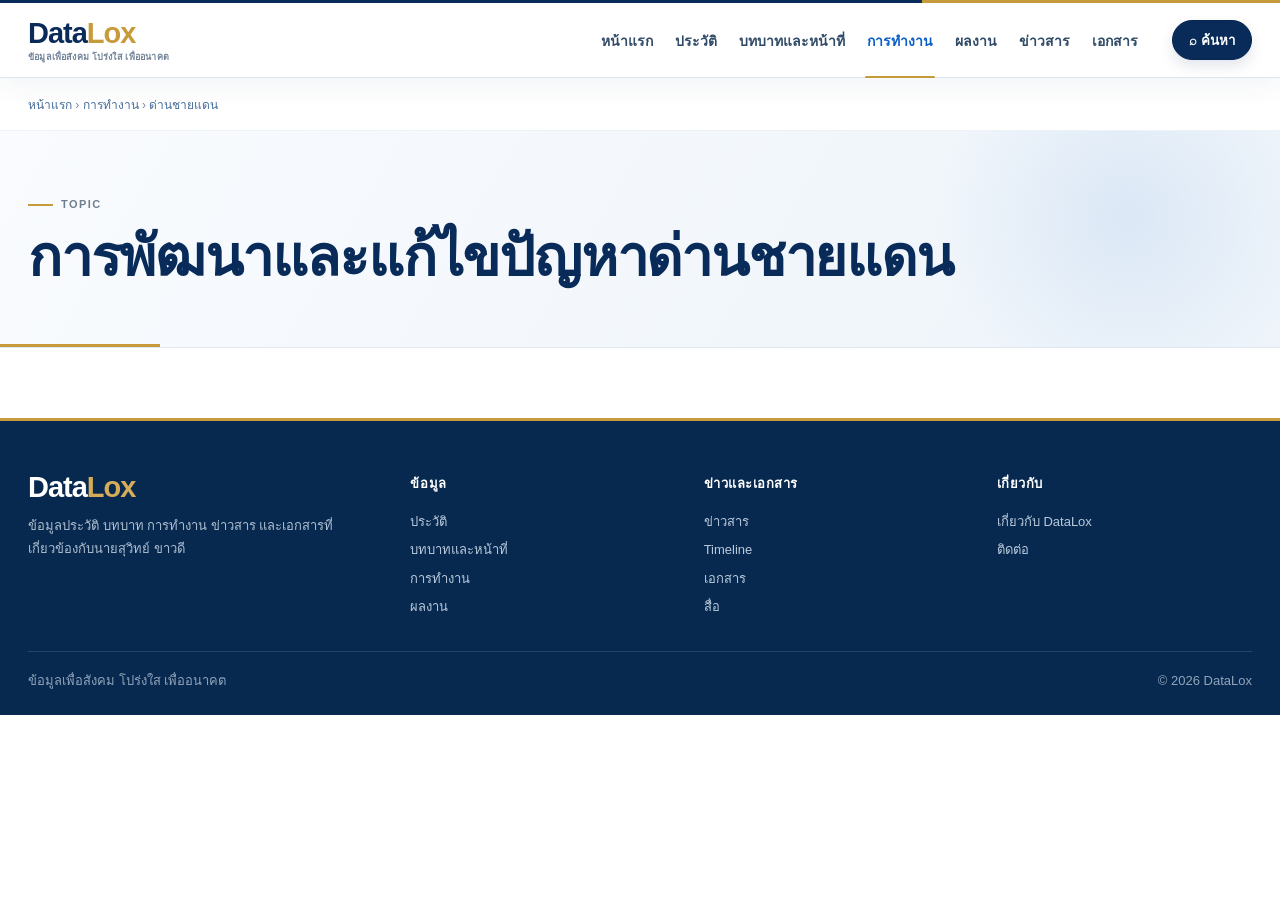
<file: topics/border-checkpoints.html>
<!DOCTYPE html>

<html lang="th"><head><meta charset="utf-8"/><meta content="width=device-width,initial-scale=1" name="viewport"/><title>การพัฒนาและแก้ไขปัญหาด่านชายแดน | DataLox</title><meta content="ประเด็นการพัฒนาและแก้ไขปัญหาด่านชายแดนที่เกี่ยวข้องกับการทำงานของนายสุวิทย์ ขาวดี" name="description"/><meta content="index,follow" name="robots"/><link href="https://www.datalox.example/topics/border-checkpoints/" rel="canonical"/><link href="../assets/css/styles.css" rel="stylesheet"/><meta content="การพัฒนาและแก้ไขปัญหาด่านชายแดน | DataLox" property="og:title"/><meta content="ประเด็นการพัฒนาและแก้ไขปัญหาด่านชายแดนที่เกี่ยวข้องกับการทำงานของนายสุวิทย์ ขาวดี" property="og:description"/><meta content="website" property="og:type"/><meta content="../assets/images/suwit-hero.png" property="og:image"/><script type="application/ld+json">{
  "@context": "https://schema.org",
  "@type": "WebPage",
  "@id": "https://www.datalox.example/topics/border-checkpoints.html#webpage",
  "url": "https://www.datalox.example/topics/border-checkpoints.html",
  "name": "การพัฒนาและแก้ไขปัญหาด่านชายแดน | DataLox",
  "description": "ประเด็นการพัฒนาและแก้ไขปัญหาด่านชายแดนที่เกี่ยวข้องกับการทำงานของนายสุวิทย์ ขาวดี",
  "inLanguage": "th-TH",
  "isPartOf": {
    "@id": "https://www.datalox.example/#website"
  }
}</script></head><body><a class="skip-link" href="#main">ข้ามไปยังเนื้อหา</a><header class="header"><div class="container header-inner"><a class="brand" href="../index.html">Data<span>Lox</span><small>ข้อมูลเพื่อสังคม โปร่งใส เพื่ออนาคต</small></a><nav aria-label="เมนูหลัก" class="nav"><a class="" href="../index.html">หน้าแรก</a><a class="" href="../suwit-kaodee.html">ประวัติ</a><a class="" href="../roles.html">บทบาทและหน้าที่</a><a class="active" href="../topics/index.html">การทำงาน</a><a class="" href="../achievements/index.html">ผลงาน</a><a class="" href="../news/index.html">ข่าวสาร</a><a class="" href="../documents/index.html">เอกสาร</a></nav><button aria-label="ค้นหา" class="search-btn" data-search-open="">⌕ ค้นหา</button><button aria-label="เมนู" class="menu-btn">☰</button></div></header><div class="container breadcrumb"><a href="../index.html">หน้าแรก</a> › <a href="../topics/index.html">การทำงาน</a> › <a href="#">ด่านชายแดน</a></div><main id="main"><section class="page-hero"><div class="container"><div class="page-label">TOPIC</div><h1>การพัฒนาและแก้ไขปัญหาด่านชายแดน</h1></div></section></main><footer class="footer"><div class="container"><div class="footer-grid"><div><div class="brand">Data<span>Lox</span></div><p>ข้อมูลประวัติ บทบาท การทำงาน ข่าวสาร และเอกสารที่เกี่ยวข้องกับนายสุวิทย์ ขาวดี</p></div><div><h4>ข้อมูล</h4><a href="../suwit-kaodee.html">ประวัติ</a><a href="../roles.html">บทบาทและหน้าที่</a><a href="../topics/index.html">การทำงาน</a><a href="../achievements/index.html">ผลงาน</a></div><div><h4>ข่าวและเอกสาร</h4><a href="../news/index.html">ข่าวสาร</a><a href="../timeline.html">Timeline</a><a href="../documents/index.html">เอกสาร</a><a href="../media/index.html">สื่อ</a></div><div><h4>เกี่ยวกับ</h4><a href="../about.html">เกี่ยวกับ DataLox</a><a href="../contact.html">ติดต่อ</a></div></div><div class="footer-bottom"><span>ข้อมูลเพื่อสังคม โปร่งใส เพื่ออนาคต</span><span>© 2026 DataLox</span></div></div></footer><div aria-label="ค้นหา" class="search-overlay" role="dialog"><div class="search-panel"><div class="search-row"><input aria-label="คำค้น" id="global-search" placeholder="ค้นหาใน DataLox..."/><button class="btn btn-primary" data-search-close="">ปิด</button></div><div class="search-results"></div></div></div><script src="../assets/js/app.js"></script></body></html>
</file>
<file: assets/css/styles.css>
:root{
  --navy:#0b1f3a;--navy-2:#102d57;--blue:#1565c0;--blue-2:#2f80ed;--gold:#c89b3c;
  --bg:#ffffff;--soft:#f6f8fb;--soft-2:#eef3f8;--text:#152033;--muted:#657386;--border:#e4eaf1;
  --success:#197a4a;--warning:#9b6a12;--danger:#a03f3f;
  --radius-sm:8px;--radius:14px;--radius-lg:22px;--shadow:0 16px 40px rgba(11,31,58,.08);
  --max:1280px;--article:820px;
}
*{box-sizing:border-box}html{scroll-behavior:smooth}body{margin:0;font-family:"Noto Sans Thai","Leelawadee UI",Tahoma,Arial,sans-serif;color:var(--text);background:var(--bg);line-height:1.7}
a{color:inherit;text-decoration:none}img{max-width:100%;display:block}.container{width:min(var(--max),calc(100% - 48px));margin:auto}.article-wrap{width:min(var(--article),calc(100% - 48px));margin:auto}
.skip-link{position:absolute;left:-9999px;top:8px;background:#fff;padding:8px 12px;z-index:100}.skip-link:focus{left:8px}
.header{position:sticky;top:0;z-index:50;background:rgba(255,255,255,.95);backdrop-filter:blur(12px);border-bottom:1px solid rgba(228,234,241,.85)}.header-inner{height:78px;display:flex;align-items:center;gap:28px}.brand{font-size:32px;font-weight:800;letter-spacing:-1px;color:var(--navy);white-space:nowrap}.brand span{color:var(--gold)}.brand small{display:block;font-size:10px;letter-spacing:0;color:var(--muted);font-weight:600;margin-top:-6px}.nav{display:flex;gap:22px;align-items:center;margin-left:auto}.nav a{font-size:15px;font-weight:650;position:relative;padding:27px 0 23px}.nav a:hover,.nav a.active{color:var(--blue)}.nav a.active:after{content:"";height:3px;background:var(--gold);border-radius:8px;position:absolute;left:0;right:0;bottom:0}.search-btn,.menu-btn{border:0;background:var(--navy);color:#fff;border-radius:999px;min-height:42px;padding:0 16px;font-weight:700;cursor:pointer}.menu-btn{display:none;width:44px;padding:0}
.hero{position:relative;overflow:hidden;background:linear-gradient(120deg,#eef7ff 0%,#fff 54%,#f8fbff 100%);border-bottom:1px solid var(--border)}.hero:after{content:"";position:absolute;width:760px;height:300px;right:-180px;bottom:-170px;background:var(--navy);transform:rotate(-12deg);border-radius:50% 0 0 0;opacity:.98}.hero:before{content:"";position:absolute;width:640px;height:16px;right:-60px;bottom:133px;background:var(--gold);transform:rotate(-12deg);z-index:1}.hero-grid{min-height:610px;display:grid;grid-template-columns:1.08fr .92fr;align-items:center;position:relative;z-index:2}.eyebrow{color:var(--gold);font-weight:750;margin-bottom:14px}.hero h1{font-size:clamp(46px,5.3vw,78px);line-height:1.08;margin:0;color:var(--navy);letter-spacing:-1.6px}.hero .position{font-size:28px;margin-top:10px;color:#17345f}.hero p{max-width:600px;font-size:18px;color:#4f6073;margin:26px 0}.btns{display:flex;gap:12px;flex-wrap:wrap}.btn{display:inline-flex;align-items:center;justify-content:center;gap:8px;border-radius:999px;padding:12px 20px;font-weight:750;border:1px solid transparent;min-height:46px}.btn-primary{background:var(--navy);color:#fff}.btn-outline{border-color:#c5d2e2;background:#fff;color:var(--navy)}.hero-portrait{align-self:end;justify-self:center;max-width:470px;position:relative;z-index:2}.hero-portrait img{height:530px;width:410px;object-fit:cover;object-position:53% 18%;border-radius:42% 42% 8px 8px;filter:drop-shadow(0 22px 28px rgba(0,0,0,.12))}
.facts{margin-top:-42px;position:relative;z-index:5}.facts-grid{background:linear-gradient(135deg,var(--navy),#123b75);color:#fff;border-radius:var(--radius-lg);box-shadow:var(--shadow);display:grid;grid-template-columns:repeat(4,1fr);overflow:hidden}.fact{padding:28px 26px;border-right:1px solid rgba(255,255,255,.14)}.fact:last-child{border-right:0}.fact .kicker{font-size:12px;color:#c9dcf6;text-transform:uppercase;letter-spacing:.7px}.fact strong{display:block;font-size:18px;margin-top:5px}.fact span{font-size:13px;color:#d8e4f3}
.section{padding:86px 0}.section.soft{background:var(--soft)}.section-head{display:flex;align-items:end;justify-content:space-between;gap:24px;margin-bottom:30px}.section-head h2{font-size:36px;line-height:1.2;margin:0;color:var(--navy)}.section-head p{margin:8px 0 0;color:var(--muted);max-width:720px}.section-link{font-weight:750;color:var(--blue);white-space:nowrap}.grid{display:grid;gap:20px}.grid-3{grid-template-columns:repeat(3,1fr)}.grid-2{grid-template-columns:repeat(2,1fr)}.grid-4{grid-template-columns:repeat(4,1fr)}
.card{background:#fff;border:1px solid var(--border);border-radius:var(--radius);overflow:hidden;transition:.2s ease}.card:hover{transform:translateY(-3px);box-shadow:var(--shadow);border-color:#cfd9e6}.card-pad{padding:24px}.card-label{font-size:12px;font-weight:800;color:var(--blue);letter-spacing:.45px;text-transform:uppercase}.card h3{font-size:21px;line-height:1.35;margin:10px 0;color:var(--navy)}.card p{color:var(--muted);margin:0}.card-meta{display:flex;gap:10px;flex-wrap:wrap;margin-top:18px;color:var(--muted);font-size:13px}.topic-card{min-height:240px;display:flex;flex-direction:column}.topic-card .card-pad{display:flex;flex:1;flex-direction:column}.topic-card .arrow{margin-top:auto;padding-top:22px;color:var(--blue);font-weight:750}.news-img{aspect-ratio:16/9;object-fit:cover;background:linear-gradient(135deg,#dce8f5,#f7fbff)}.placeholder-img{aspect-ratio:16/9;background:linear-gradient(135deg,#d9e8f5 0%,#f8fbff 55%,#e4eef7 100%);position:relative}.placeholder-img:after{content:"DataLox";position:absolute;inset:0;display:grid;place-items:center;font-weight:800;color:#9eb4cb;letter-spacing:1px}.verified{display:inline-flex;align-items:center;gap:6px;border-radius:999px;padding:5px 9px;background:#eaf7f0;color:var(--success);font-size:12px;font-weight:800}.status-progress{background:#fff5df;color:var(--warning)}
.timeline{position:relative;margin-top:12px}.timeline:before{content:"";position:absolute;left:95px;top:0;bottom:0;width:2px;background:#d8e2ee}.timeline-item{display:grid;grid-template-columns:76px 1fr;gap:44px;position:relative;padding-bottom:28px}.timeline-date{font-weight:800;color:var(--navy);text-align:right}.timeline-content:before{content:"";width:12px;height:12px;border-radius:50%;background:var(--blue);border:4px solid #fff;box-shadow:0 0 0 2px #cddbee;position:absolute;left:90px;top:7px}.timeline-content h3{margin:0 0 6px;font-size:18px;color:var(--navy)}.timeline-content p{margin:0;color:var(--muted)}
.meta-strip{display:grid;grid-template-columns:repeat(4,1fr);border:1px solid var(--border);border-radius:var(--radius);background:#fff;overflow:hidden}.meta-item{padding:18px 20px;border-right:1px solid var(--border)}.meta-item:last-child{border-right:0}.meta-item span{display:block;color:var(--muted);font-size:12px}.meta-item strong{font-size:15px;color:var(--navy)}
.breadcrumb{font-size:13px;color:var(--muted);padding:22px 0}.page-hero{padding:48px 0 46px;background:linear-gradient(135deg,#f4f8fc,#fff);border-bottom:1px solid var(--border)}.page-hero h1{font-size:clamp(38px,5vw,58px);line-height:1.15;margin:0;color:var(--navy)}.page-hero p{font-size:18px;color:var(--muted);max-width:820px;margin:16px 0 0}.page-label{color:var(--gold);font-weight:800;margin-bottom:10px}.stats{display:flex;gap:12px;flex-wrap:wrap;margin-top:22px}.stat-pill{border:1px solid var(--border);background:#fff;border-radius:999px;padding:8px 12px;font-size:13px;color:var(--muted)}
.content-layout{display:grid;grid-template-columns:250px minmax(0,1fr);gap:54px;align-items:start}.toc{position:sticky;top:108px;border:1px solid var(--border);border-radius:var(--radius);padding:18px;background:#fff}.toc strong{color:var(--navy)}.toc a{display:block;padding:8px 0;color:var(--muted);font-size:14px}.toc a:hover{color:var(--blue)}.prose{font-size:18px}.prose h2{font-size:30px;color:var(--navy);margin:42px 0 14px}.prose h3{font-size:23px;color:var(--navy);margin:30px 0 10px}.prose p{margin:0 0 18px}.prose ul{padding-left:22px}.callout{border-left:4px solid var(--blue);background:#f4f8fc;padding:18px 20px;border-radius:0 var(--radius-sm) var(--radius-sm) 0;margin:24px 0}.evidence-list{display:grid;gap:12px}.evidence{display:flex;gap:16px;padding:18px;border:1px solid var(--border);border-radius:var(--radius);background:#fff}.evidence-num{width:36px;height:36px;border-radius:50%;background:var(--navy);color:#fff;display:grid;place-items:center;font-weight:800;flex:0 0 auto}
.profile-hero{display:grid;grid-template-columns:340px 1fr;gap:48px;align-items:center}.profile-photo{border-radius:var(--radius-lg);overflow:hidden;background:var(--soft-2);border:1px solid var(--border)}.profile-photo img{width:100%;height:430px;object-fit:cover;object-position:52% 20%}.profile-hero h1{font-size:52px;line-height:1.15;margin:0;color:var(--navy)}
.search-overlay{position:fixed;inset:0;background:rgba(4,18,36,.7);z-index:80;display:none;padding:90px 20px}.search-overlay.open{display:block}.search-panel{max-width:760px;margin:auto;background:#fff;border-radius:var(--radius-lg);padding:24px;box-shadow:var(--shadow)}.search-row{display:flex;gap:10px}.search-row input{flex:1;border:1px solid var(--border);border-radius:12px;padding:14px;font:inherit;font-size:17px}.search-results{margin-top:18px}.search-results a{display:block;padding:12px;border-top:1px solid var(--border)}
.footer{background:linear-gradient(135deg,#0b2345,#0a1d36);color:#d8e5f3;padding:54px 0 20px;margin-top:70px}.footer-grid{display:grid;grid-template-columns:1.35fr 1fr 1fr 1fr;gap:38px}.footer .brand{color:#fff}.footer h4{color:#fff;margin:0 0 12px}.footer a{display:block;color:#c9d8e7;padding:3px 0}.footer-bottom{border-top:1px solid rgba(255,255,255,.12);margin-top:30px;padding-top:18px;font-size:13px;color:#9fb2c8;display:flex;justify-content:space-between;gap:20px}
.ui-swatch{height:76px;border-radius:12px;border:1px solid var(--border);padding:12px;display:flex;align-items:end;font-size:12px}.code-note{background:#0e2038;color:#e8f2fb;padding:16px;border-radius:12px;overflow:auto;font-family:Consolas,monospace;font-size:13px}
@media(max-width:1050px){.nav{display:none}.menu-btn{display:inline-grid;place-items:center;margin-left:auto}.header .search-btn{margin-left:0}.hero-grid{grid-template-columns:1fr .8fr}.hero h1{font-size:54px}.facts-grid{grid-template-columns:repeat(2,1fr)}.fact:nth-child(2){border-right:0}.fact:nth-child(-n+2){border-bottom:1px solid rgba(255,255,255,.14)}.grid-4{grid-template-columns:repeat(2,1fr)}.footer-grid{grid-template-columns:repeat(2,1fr)}.content-layout{grid-template-columns:1fr}.toc{position:relative;top:auto}.profile-hero{grid-template-columns:280px 1fr}}
@media(max-width:760px){.container,.article-wrap{width:min(100% - 32px,var(--max))}.header-inner{height:68px}.brand{font-size:26px}.brand small{display:none}.search-btn{width:44px;padding:0;font-size:0}.search-btn:before{content:"⌕";font-size:20px}.hero-grid{display:flex;flex-direction:column;min-height:auto;padding-top:48px}.hero-copy{order:1}.hero-portrait{order:2;max-width:330px}.hero-portrait img{width:300px;height:370px}.hero:after{height:210px;width:560px;bottom:-110px}.hero:before{bottom:94px}.hero h1{font-size:44px}.hero .position{font-size:23px}.hero p{font-size:16px}.facts{margin-top:-18px}.facts-grid{grid-template-columns:1fr 1fr}.fact{padding:18px 16px}.fact strong{font-size:15px}.section{padding:62px 0}.section-head{align-items:start;flex-direction:column}.section-head h2{font-size:30px}.grid-3,.grid-2,.grid-4{grid-template-columns:1fr}.meta-strip{grid-template-columns:1fr 1fr}.meta-item:nth-child(2){border-right:0}.meta-item:nth-child(-n+2){border-bottom:1px solid var(--border)}.timeline:before{left:8px}.timeline-item{grid-template-columns:1fr;gap:4px;padding-left:30px}.timeline-date{text-align:left;color:var(--blue)}.timeline-content:before{left:2px}.profile-hero{grid-template-columns:1fr}.profile-photo{max-width:330px}.profile-hero h1{font-size:40px}.footer-grid{grid-template-columns:1fr}.footer-bottom{flex-direction:column}.page-hero{padding:38px 0}.content-layout{gap:24px}.prose{font-size:17px}}


/* ===== DataLox V2 enhancements ===== */
:root{--gold:#c9972d;--gold-soft:#f7edda;--navy-2:#0f3567;--ink:#10233d;--max:1280px}
html{scroll-behavior:smooth}.header{backdrop-filter:saturate(160%) blur(12px);background:rgba(255,255,255,.94)}
.header-inner{height:78px}.brand{letter-spacing:-.6px}.brand span{color:var(--gold)}
.nav a{position:relative}.nav a:after{content:"";position:absolute;left:12px;right:12px;bottom:8px;height:2px;background:var(--gold);transform:scaleX(0);transition:.2s}.nav a:hover:after,.nav a.active:after{transform:scaleX(1)}
.hero{background:radial-gradient(circle at 12% 18%,#fff 0,#f5faff 42%,#e9f2fb 100%);min-height:640px}
.hero-grid{min-height:640px;grid-template-columns:1.03fr .97fr}.hero-copy{padding:42px 0 96px}.hero .eyebrow{font-size:17px;letter-spacing:.1px}.hero h1{font-weight:850}.hero .position{font-weight:520}.hero p{max-width:640px;line-height:1.9}
.hero-portrait{max-width:540px;width:100%;height:580px;overflow:hidden;border-radius:28px 28px 0 0;align-self:end;box-shadow:0 30px 55px rgba(7,34,70,.16)}
.hero-portrait img{width:100%;height:100%;border-radius:0;object-fit:cover;object-position:50% 18%;filter:none}
.hero:before{height:9px;background:linear-gradient(90deg,#c9972d,#e2bb64)}
.btn{transition:.2s}.btn:hover{transform:translateY(-2px)}.btn-primary{background:linear-gradient(135deg,var(--navy),#123f7a)}
.facts{margin-top:-58px}.facts-grid{border:1px solid rgba(255,255,255,.15);box-shadow:0 28px 70px rgba(4,24,50,.18)}
.fact{min-height:132px;display:flex;flex-direction:column;justify-content:center}.fact strong{font-size:20px}.fact .kicker{color:#e7c77d;font-weight:800}
.section-kicker{font-size:12px;letter-spacing:.12em;text-transform:uppercase;color:var(--gold);font-weight:850;margin-bottom:7px}.section-head h2{letter-spacing:-.45px}
.card{box-shadow:0 1px 0 rgba(13,37,64,.02)}.card:hover{box-shadow:0 18px 45px rgba(15,44,80,.10)}
.role-icon{width:48px;height:48px;border-radius:14px;background:var(--gold-soft);color:#9a6d0c;display:grid;place-items:center;font-size:22px;margin-bottom:16px}
.topic-card{position:relative}.topic-card:before{content:"";position:absolute;left:0;top:0;bottom:0;width:3px;background:linear-gradient(var(--gold),var(--blue));opacity:0;transition:.2s}.topic-card:hover:before{opacity:1}
.entity-intro{display:grid;grid-template-columns:1.2fr .8fr;gap:28px;align-items:stretch}.entity-summary{background:linear-gradient(135deg,#fff,#f8fbff);border:1px solid var(--border);border-radius:18px;padding:30px}.entity-summary h3{font-size:28px;color:var(--navy);margin:0 0 12px}.entity-summary p{font-size:17px;line-height:1.9;color:var(--muted)}
.entity-panel{background:linear-gradient(135deg,var(--navy),#123f77);color:#fff;border-radius:18px;padding:28px}.entity-panel .mini{color:#c8d9ee;font-size:12px}.entity-panel strong{display:block;font-size:18px;margin:4px 0 18px}.entity-panel a{color:#fff;text-decoration:underline;text-underline-offset:3px}
.source-chip{display:inline-flex;align-items:center;gap:7px;background:#eef6ff;color:#1b5aa0;padding:6px 10px;border-radius:999px;font-size:12px;font-weight:800}
.quick-links{display:grid;grid-template-columns:repeat(4,1fr);gap:12px;margin-top:22px}.quick-link{padding:14px 16px;border:1px solid var(--border);border-radius:12px;background:#fff;font-weight:750;color:var(--navy)}.quick-link span{display:block;color:var(--muted);font-size:12px;font-weight:500;margin-top:2px}
.data-strip{display:flex;flex-wrap:wrap;gap:10px;margin-top:18px}.data-pill{background:#fff;border:1px solid var(--border);border-radius:999px;padding:8px 12px;color:var(--muted);font-size:13px}.data-pill b{color:var(--navy)}
.truth-banner{background:linear-gradient(135deg,#0a2348,#123f77);color:#fff;border-radius:22px;padding:34px;display:grid;grid-template-columns:1fr auto;gap:25px;align-items:center}.truth-banner h3{font-size:27px;margin:0 0 8px}.truth-banner p{margin:0;color:#d7e4f3;max-width:760px}.truth-banner .btn{background:#fff;color:var(--navy)}
.article-header{max-width:980px}.article-header h1{font-size:clamp(38px,5vw,60px);letter-spacing:-1px}.article-summary{font-size:20px;line-height:1.8;color:#44576d;max-width:900px}.article-meta-grid{display:grid;grid-template-columns:repeat(5,1fr);border:1px solid var(--border);border-radius:16px;overflow:hidden;background:#fff;margin:26px 0}.article-meta-grid>div{padding:17px;border-right:1px solid var(--border)}.article-meta-grid>div:last-child{border-right:0}.article-meta-grid span{display:block;font-size:11px;color:var(--muted);text-transform:uppercase;letter-spacing:.05em}.article-meta-grid strong{display:block;font-size:14px;color:var(--navy);margin-top:5px}.source-box{border:1px solid #d6e2ef;background:#f7fbff;border-radius:16px;padding:22px;margin-top:28px}.source-box h3{margin:0 0 12px;color:var(--navy)}.source-box a{color:var(--blue);word-break:break-word}
.profile-fact-grid{display:grid;grid-template-columns:repeat(3,1fr);gap:12px;margin-top:20px}.profile-fact{padding:16px;border:1px solid var(--border);border-radius:12px;background:#fff}.profile-fact span{font-size:12px;color:var(--muted);display:block}.profile-fact strong{color:var(--navy);display:block;margin-top:4px}
.v2-badge{display:inline-flex;gap:7px;align-items:center;padding:6px 10px;border-radius:999px;background:#f7edda;color:#8b640f;font-size:12px;font-weight:800}.v2-badge:before{content:"●";font-size:8px}
.mobile-drawer{position:fixed;inset:68px 0 0 0;background:#fff;z-index:70;padding:20px;display:none}.mobile-drawer.open{display:block}.mobile-drawer a{display:block;padding:15px 5px;border-bottom:1px solid var(--border);font-weight:750;color:var(--navy)}
@media(max-width:1050px){.entity-intro{grid-template-columns:1fr}.quick-links{grid-template-columns:repeat(2,1fr)}.article-meta-grid{grid-template-columns:repeat(2,1fr)}.article-meta-grid>div{border-bottom:1px solid var(--border)}.profile-fact-grid{grid-template-columns:repeat(2,1fr)}}
@media(max-width:760px){.hero{min-height:auto}.hero-grid{padding-top:28px}.hero-copy{padding:22px 0 20px}.hero-portrait{height:390px;max-width:360px;border-radius:22px 22px 0 0}.facts{margin-top:-10px}.fact{min-height:110px}.quick-links{grid-template-columns:1fr}.truth-banner{grid-template-columns:1fr;padding:26px}.article-meta-grid{grid-template-columns:1fr}.article-meta-grid>div{border-right:0}.profile-fact-grid{grid-template-columns:1fr}.entity-summary,.entity-panel{padding:22px}}

/* ===== Homepage High-Fidelity V1 ===== */
.hf-home{background:#fff;color:#102a4a;font-family:Tahoma,"Noto Sans Thai",Arial,sans-serif}
.hf-home *{box-sizing:border-box}.hf-home a{text-decoration:none}
.hf-header{position:sticky;top:0;z-index:60;background:#fff;border-bottom:1px solid #e9eff6;box-shadow:0 2px 12px rgba(18,50,87,.04)}
.hf-header-inner{height:76px;display:flex;align-items:center;gap:18px}
.hf-brand{display:flex;align-items:center;gap:10px;min-width:165px}.hf-brand-mark{width:34px;height:34px;border-radius:50%;display:grid;place-items:center;background:linear-gradient(135deg,#0b67d1,#073d87);color:#fff;font-size:18px;box-shadow:0 7px 18px rgba(20,93,178,.22)}
.hf-brand-name{font-size:26px;font-weight:800;letter-spacing:-.5px;color:#0b2f63}.hf-brand-name span{color:#0b2f63}
.hf-nav{display:flex;align-items:center;justify-content:center;gap:4px;flex:1}.hf-nav a{font-size:14px;font-weight:700;color:#163556;padding:26px 10px 23px;white-space:nowrap}.hf-nav a:after{bottom:0;background:#0b67d1;height:3px}.hf-nav a.active{color:#0757b6}
.hf-header-actions{display:flex;align-items:center;gap:10px}.hf-icon-btn{border:0;background:transparent;color:#123a6d;font-size:24px;cursor:pointer;line-height:1}.hf-search-btn{height:42px;border-radius:999px;padding:0 18px;background:#073c81;color:#fff;border:0;font-size:14px;font-weight:700;display:flex;align-items:center;gap:7px}.hf-menu-btn{display:none;border:0;background:transparent;color:#0b3f7c;font-size:24px}

.hf-hero{position:relative;min-height:550px;background:#dff1ff;overflow:visible}.hf-hero-bg{position:absolute;inset:0;background-image:linear-gradient(90deg,rgba(255,255,255,.94) 0%,rgba(235,247,255,.78) 37%,rgba(199,228,250,.24) 64%,rgba(141,196,236,.16) 100%),url('../images/home/hero-parliament.png');background-size:cover;background-position:center 43%;z-index:0}.hf-hero:after{content:"";position:absolute;left:0;right:0;bottom:0;height:80px;background:linear-gradient(to top,rgba(255,255,255,.62),transparent);pointer-events:none}.hf-hero-grid{position:relative;z-index:2;min-height:520px;display:grid;grid-template-columns:47% 53%;align-items:end}.hf-hero-copy{align-self:center;padding:32px 0 84px}.hf-eyebrow{font-size:14px;font-weight:800;color:#0964cc;letter-spacing:.05em;display:block;margin-bottom:14px}.hf-hero-copy h1{font-size:64px;line-height:1.02;margin:0;color:#0b2d60;letter-spacing:-2px;font-weight:900}.hf-position{font-size:30px;font-weight:800;color:#112f58;margin-top:12px}.hf-hero-copy p{font-size:18px;line-height:1.75;max-width:610px;color:#274664;margin:20px 0 22px}.hf-hero-actions{display:flex;gap:12px;flex-wrap:wrap}.hf-btn{height:46px;padding:0 26px;border-radius:999px;display:inline-flex;align-items:center;justify-content:center;gap:24px;font-weight:800;font-size:15px;transition:.2s}.hf-btn-primary{background:#0b63d2;color:#fff;box-shadow:0 8px 20px rgba(11,99,210,.18)}.hf-btn-secondary{background:#fff;color:#153b6d;border:1.5px solid #0b63d2}.hf-btn:hover{transform:translateY(-1px)}
.hf-portrait-wrap{height:520px;display:flex;align-items:flex-end;justify-content:center;position:relative}.hf-portrait{height:500px;width:auto;max-width:100%;object-fit:contain;object-position:center bottom;filter:drop-shadow(0 18px 20px rgba(13,48,83,.12))}
.hf-factbar-wrap{position:relative;z-index:4;margin-top:-37px}.hf-factbar{background:#fff;border:1px solid #e6eef7;border-radius:16px;box-shadow:0 15px 38px rgba(30,76,121,.14);display:grid;grid-template-columns:repeat(4,1fr);min-height:90px;padding:16px 0}.hf-fact{display:flex;align-items:center;gap:16px;padding:0 28px;border-right:1px solid #dfe8f2}.hf-fact:last-child{border-right:0}.hf-fact-icon{width:39px;height:39px;display:grid;place-items:center;color:#0b4f9c;font-size:26px;flex:0 0 auto}.hf-fact strong{display:block;font-size:17px;color:#13345c;line-height:1.2}.hf-fact div>span{display:block;margin-top:5px;color:#58708a;font-size:13px}

.hf-dashboard-section{padding:72px 0 38px;background:#fff}.hf-dashboard-grid{display:grid;grid-template-columns:1.08fr .92fr;gap:28px}.hf-panel{min-width:0}.hf-section-title-row{display:flex;justify-content:space-between;align-items:flex-end;gap:18px;margin-bottom:22px}.hf-section-title-row h2{font-size:25px;line-height:1.2;margin:0;color:#12335d;letter-spacing:-.3px}.hf-section-title-row p{margin:7px 0 0;color:#6a7f96;font-size:13px}.hf-section-title-row>a{font-size:13px;font-weight:800;color:#0762cf;white-space:nowrap;border-bottom:1px solid #a9c8ed;padding-bottom:2px}.hf-topic-grid{display:grid;grid-template-columns:repeat(3,1fr);gap:14px}.hf-news-grid{display:grid;grid-template-columns:repeat(2,1fr);gap:14px}.hf-content-card{border:1px solid #e3ebf4;border-radius:9px;overflow:hidden;background:#fff;box-shadow:0 8px 20px rgba(20,56,93,.08);color:inherit;display:flex;flex-direction:column;min-width:0;transition:.2s}.hf-content-card:hover{transform:translateY(-3px);box-shadow:0 14px 30px rgba(20,56,93,.13)}.hf-content-card>img{width:100%;aspect-ratio:1.9/1;object-fit:cover;display:block}.hf-card-body{padding:14px 14px 15px;display:flex;flex-direction:column;flex:1}.hf-chip-row{display:flex;gap:6px;flex-wrap:wrap}.hf-chip{display:inline-flex;align-self:flex-start;background:#0865d3;color:#fff;border-radius:999px;padding:4px 10px;font-size:10px;font-weight:800;line-height:1}.hf-chip-soft{background:#e6f3d9;color:#487b2b}.hf-date{font-size:11px;color:#667c92;margin-top:8px}.hf-card-body h3{font-size:18px;line-height:1.28;margin:10px 0 6px;color:#12335d;letter-spacing:-.2px}.hf-card-body p{font-size:12px;line-height:1.55;color:#5c738b;margin:0 0 12px}.hf-card-stats{display:flex;gap:10px;margin-top:auto;font-size:11px;color:#49627b}.hf-card-link{margin-top:15px;display:flex;justify-content:space-between;align-items:center;font-size:12px;font-weight:800;color:#0764d3}.hf-news-card .hf-card-body h3{font-size:16px}.hf-news-card .hf-card-body p{min-height:56px}

.hf-lower-section{padding:30px 0 70px}.hf-lower-grid{display:grid;grid-template-columns:1.25fr .75fr;gap:24px}.hf-about-box{border-radius:20px;padding:34px 38px;background:linear-gradient(135deg,#f6faff,#fff);border:1px solid #e1eaf4}.hf-mini-label{font-size:12px;font-weight:800;color:#0864cd}.hf-about-box h2{font-size:28px;color:#12335d;margin:8px 0 12px}.hf-about-box p{color:#62788f;line-height:1.8;margin:0 0 18px}.hf-text-link{font-weight:800;color:#0864cd}.hf-quick-box{display:grid;grid-template-columns:1fr 1fr;gap:12px}.hf-quick-box a{border:1px solid #e1e9f2;border-radius:14px;background:#fff;color:#183b64;padding:20px;display:flex;justify-content:space-between;align-items:center;font-weight:800;box-shadow:0 6px 18px rgba(20,56,93,.05)}
.hf-footer{margin-top:0;padding-top:45px;background:#0b2d5c}.hf-footer-grid{display:grid;grid-template-columns:1.4fr 1fr 1fr 1fr;gap:35px}.hf-footer-brand{font-size:28px;font-weight:900;color:#fff}.hf-footer-brand span{color:#d9aa45}.hf-footer p{color:#bed0e4}.hf-footer h4{color:#fff;margin:0 0 12px}.hf-footer a{display:block;color:#bed0e4;padding:4px 0}.hf-footer-bottom{border-top:1px solid rgba(255,255,255,.12);margin-top:30px;padding:18px 0 0;color:#9fb4cc;font-size:12px}

@media(max-width:1180px){.hf-nav a{padding-left:7px;padding-right:7px;font-size:13px}.hf-brand{min-width:140px}.hf-brand-name{font-size:23px}.hf-dashboard-grid{grid-template-columns:1fr}.hf-hero-copy h1{font-size:56px}}
@media(max-width:980px){.hf-nav{display:none}.hf-menu-btn{display:block}.hf-icon-btn{display:none}.hf-hero-grid{grid-template-columns:1fr .82fr}.hf-hero-copy h1{font-size:50px}.hf-position{font-size:25px}.hf-hero-copy p{font-size:16px}.hf-factbar{grid-template-columns:repeat(2,1fr)}.hf-fact:nth-child(2){border-right:0}.hf-fact:nth-child(-n+2){border-bottom:1px solid #e3ebf3}.hf-fact{padding:16px 24px}.hf-lower-grid{grid-template-columns:1fr}.hf-footer-grid{grid-template-columns:repeat(2,1fr)}}
@media(max-width:700px){.hf-header-inner{height:64px}.hf-brand-mark{width:30px;height:30px}.hf-brand-name{font-size:22px}.hf-search-btn{width:42px;padding:0;justify-content:center}.hf-search-btn span{display:none}.hf-hero{min-height:620px}.hf-hero-bg{background-position:61% center}.hf-hero-grid{display:block;min-height:585px}.hf-hero-copy{position:relative;z-index:2;padding:42px 0 0;width:70%}.hf-eyebrow{font-size:10px}.hf-hero-copy h1{font-size:38px;letter-spacing:-1px}.hf-position{font-size:20px;margin-top:6px}.hf-hero-copy p{display:none}.hf-hero-actions{margin-top:16px;gap:8px}.hf-btn{height:40px;padding:0 18px;font-size:12px;gap:12px}.hf-portrait-wrap{position:absolute;right:-12px;bottom:0;height:410px;width:68%;z-index:1;justify-content:flex-end}.hf-portrait{height:405px;max-width:none}.hf-factbar-wrap{margin-top:-22px}.hf-factbar{grid-template-columns:1fr;border-radius:12px;padding:0}.hf-fact{min-height:64px;border-right:0!important;border-bottom:1px solid #e5edf5!important;padding:12px 18px;gap:10px}.hf-fact:last-child{border-bottom:0!important}.hf-fact-icon{width:30px;height:30px;font-size:20px}.hf-fact strong{font-size:14px}.hf-fact div>span{font-size:11px;margin-top:2px}.hf-dashboard-section{padding-top:45px}.hf-section-title-row{align-items:flex-start}.hf-section-title-row h2{font-size:22px}.hf-section-title-row p{font-size:12px}.hf-topic-grid,.hf-news-grid{grid-template-columns:1fr}.hf-content-card{display:grid;grid-template-columns:38% 62%}.hf-content-card>img{height:100%;aspect-ratio:auto}.hf-card-body h3{font-size:16px}.hf-news-card .hf-card-body h3{font-size:15px}.hf-card-body p{display:none}.hf-card-link{margin-top:10px}.hf-lower-section{padding-top:10px}.hf-quick-box{grid-template-columns:1fr}.hf-footer-grid{grid-template-columns:1fr}.hf-about-box{padding:26px}.hf-about-box h2{font-size:24px}}

/* Roles detail v2.7 */
.roles-detail{display:grid;gap:28px}
.role-primary{background:linear-gradient(135deg,#0d2d61,#123f85);color:#fff;border-radius:22px;padding:30px 32px;box-shadow:0 18px 50px rgba(13,45,97,.16)}
.role-primary .role-number{font-size:46px;font-weight:800;line-height:1;color:#fff;margin:8px 0 6px}
.role-primary .role-label{font-size:14px;letter-spacing:.08em;text-transform:uppercase;color:#bcd2f4;font-weight:700}
.role-primary h3{font-size:30px;margin:0 0 4px;color:#fff}
.role-group{background:#fff;border:1px solid #e3e9f1;border-radius:20px;padding:28px 30px;box-shadow:0 10px 30px rgba(18,48,83,.06)}
.role-group-title{display:flex;gap:14px;align-items:flex-start;margin-bottom:20px}
.role-group-index{width:38px;height:38px;border-radius:12px;background:#eaf2ff;color:#0c57c8;display:grid;place-items:center;font-weight:800;flex:0 0 auto}
.role-group-title h3{margin:0;font-size:26px;color:#0b2b5f}.role-group-title p{margin:6px 0 0;color:#68778b}
.role-item{padding:22px 0;border-top:1px solid #e9eef5}.role-item:first-of-type{border-top:0;padding-top:0}
.role-item h4{margin:0 0 12px;color:#102d5a;font-size:21px;line-height:1.5}
.role-positions{display:grid;gap:8px;margin:0;padding:0;list-style:none}
.role-positions li{position:relative;padding-left:24px;color:#34455e;line-height:1.65}
.role-positions li:before{content:'•';position:absolute;left:7px;top:0;color:#0b63ce;font-weight:900}
.role-subgroup{margin-top:30px}
@media(max-width:720px){.role-primary,.role-group{padding:22px 20px}.role-primary .role-number{font-size:38px}.role-group-title h3{font-size:22px}.role-item h4{font-size:19px}}

/* =====================================================
   Profile High-Fidelity — V2.9
   ===================================================== */
.pf-page{background:#fff;color:#122d50}
.pf-page .hf-header{box-shadow:0 5px 20px rgba(20,54,92,.08);border-bottom:1px solid #e8eef5}
.pf-hero-section{position:relative;overflow:hidden;background:linear-gradient(115deg,#fff 0%,#fff 48%,#f8fbff 72%,#edf4fb 100%);min-height:650px}
.pf-bg-mark{position:absolute;right:-50px;bottom:-70px;width:50%;height:76%;background:url('../images/home/hero-parliament.png') right bottom/cover no-repeat;opacity:.075;filter:saturate(.4);mask-image:linear-gradient(90deg,transparent 0%,#000 42%);-webkit-mask-image:linear-gradient(90deg,transparent 0%,#000 42%)}
.pf-breadcrumb{height:66px;display:flex;align-items:center;gap:12px;font-size:13px;color:#6a7f96;position:relative;z-index:2}.pf-breadcrumb a{color:#2b6fc5}.pf-breadcrumb span:last-child{color:#506780}
.pf-hero-grid{display:grid;grid-template-columns:56% 44%;min-height:584px;position:relative;z-index:2}
.pf-copy{padding:26px 0 48px;align-self:start;max-width:720px}
.pf-kicker{display:block;font-size:20px;font-weight:850;color:#112f55;margin-bottom:12px}
.pf-copy h1{font-size:64px;line-height:1.03;letter-spacing:-2.2px;color:#0d2e62;margin:0;font-weight:900}
.pf-position{font-size:30px;color:#0d2e62;font-weight:800;margin-top:8px;margin-bottom:28px}
.pf-facts{width:min(100%,650px);border-top:1px solid #dfe8f1}
.pf-fact-row{display:grid;grid-template-columns:42px 126px 1fr;align-items:center;min-height:64px;border-bottom:1px solid #dfe8f1;padding:8px 0}
.pf-fact-icon{font-size:22px;color:#0a61cd;display:grid;place-items:center;width:32px;height:32px}
.pf-fact-label{font-size:15px;color:#0a61cd;font-weight:800}
.pf-fact-row strong{font-size:15px;color:#15395f;font-weight:700;line-height:1.5}
.pf-status{display:flex!important;align-items:center;gap:9px}.pf-status i{width:10px;height:10px;border-radius:50%;background:#28b56a;display:inline-block;box-shadow:0 0 0 4px #e6f7ee}
.pf-actions{display:flex;gap:12px;flex-wrap:wrap;margin-top:28px}
.pf-btn{height:48px;padding:0 24px;border-radius:999px;display:inline-flex;align-items:center;justify-content:center;gap:22px;font-size:14px;font-weight:800;transition:.2s}.pf-btn-primary{background:#0b63d2;color:#fff;box-shadow:0 10px 20px rgba(11,99,210,.16)}.pf-btn-secondary{background:#fff;color:#153a66;border:1.5px solid #0d61c5}.pf-btn:hover{transform:translateY(-1px)}
.pf-portrait-wrap{position:relative;display:flex;align-items:flex-end;justify-content:center;min-width:0}
.pf-portrait{height:576px;width:auto;max-width:100%;object-fit:contain;object-position:center bottom;filter:drop-shadow(0 24px 32px rgba(28,57,88,.16));display:block}
.pf-content-section{padding:64px 0 84px;background:#f7f9fc;border-top:1px solid #edf1f6}
.pf-content-grid{display:grid;grid-template-columns:1.3fr .7fr;gap:24px;align-items:stretch}
.pf-info-card,.pf-source-card{background:#fff;border:1px solid #e2eaf3;border-radius:18px;padding:30px;box-shadow:0 10px 28px rgba(25,61,100,.06)}
.pf-card-eyebrow{font-size:12px;letter-spacing:.06em;color:#0b63d2;font-weight:900}.pf-info-card h2{font-size:28px;color:#102f57;margin:8px 0 12px}.pf-info-card p,.pf-source-card p{margin:0;color:#5d7187;line-height:1.85}.pf-text-link,.pf-source-card a{display:inline-block;margin-top:16px;color:#0b63d2;font-weight:800}
.pf-source-card{display:flex;gap:18px;align-items:flex-start;background:linear-gradient(135deg,#f5faff,#fff)}.pf-source-icon{width:38px;height:38px;border-radius:50%;background:#e9f6ef;color:#1c9a5a;display:grid;place-items:center;font-weight:900;flex:0 0 auto}.pf-source-card strong{font-size:18px;color:#14365e}.pf-source-card p{margin-top:8px}

@media(max-width:1080px){.pf-copy h1{font-size:54px}.pf-hero-grid{grid-template-columns:58% 42%}.pf-portrait{height:535px}.pf-fact-row{grid-template-columns:38px 112px 1fr}.pf-copy{padding-top:18px}}
@media(max-width:820px){.pf-hero-section{min-height:auto}.pf-bg-mark{width:100%;height:55%;opacity:.055}.pf-breadcrumb{height:54px}.pf-hero-grid{display:flex;flex-direction:column;min-height:auto}.pf-copy{padding:14px 0 10px;max-width:none}.pf-kicker{font-size:17px}.pf-copy h1{font-size:48px}.pf-position{font-size:25px;margin-bottom:22px}.pf-facts{max-width:none}.pf-portrait-wrap{order:2;height:500px}.pf-portrait{height:500px}.pf-actions{margin-top:22px}.pf-content-grid{grid-template-columns:1fr}}
@media(max-width:560px){.pf-breadcrumb{font-size:11px;gap:8px}.pf-copy h1{font-size:40px;letter-spacing:-1px}.pf-position{font-size:21px}.pf-kicker{font-size:15px}.pf-fact-row{grid-template-columns:32px 92px 1fr;min-height:56px}.pf-fact-label,.pf-fact-row strong{font-size:13px}.pf-fact-icon{font-size:18px;width:26px}.pf-desktop-br{display:none}.pf-actions{gap:8px}.pf-btn{height:42px;font-size:12px;padding:0 16px;gap:12px}.pf-portrait-wrap{height:420px}.pf-portrait{height:420px}.pf-content-section{padding:46px 0 60px}.pf-info-card,.pf-source-card{padding:22px}.pf-info-card h2{font-size:23px}}

/* =========================================================
   DataLox Institutional UI refresh — V3 visual system
   ========================================================= */
:root{
  --navy:#082b59;--navy-2:#0d3f78;--blue:#0b5fc7;--blue-2:#1973d6;--gold:#c79b3b;
  --gold-soft:#f5ecda;--ink:#132a43;--muted:#607489;--line:#dfe7f0;--paper:#ffffff;
  --surface:#f7f9fc;--surface-blue:#f1f6fb;--shadow-soft:0 12px 36px rgba(19,50,85,.08);
  --shadow-float:0 22px 54px rgba(18,48,82,.14);--radius:16px;--radius-lg:24px;
}
html{background:#fff}body{font-family:"Noto Sans Thai","Sarabun","Leelawadee UI",Tahoma,Arial,sans-serif;color:var(--ink);background:#fff;line-height:1.72;-webkit-font-smoothing:antialiased;text-rendering:optimizeLegibility}
body::before{content:"";display:block;position:fixed;top:0;left:0;right:0;height:3px;background:linear-gradient(90deg,var(--navy) 0 72%,var(--gold) 72% 100%);z-index:1000}
.container{width:min(1240px,calc(100% - 56px))}.article-wrap{width:min(820px,calc(100% - 48px))}
a{transition:color .18s ease,background-color .18s ease,border-color .18s ease,transform .18s ease,box-shadow .18s ease}

/* Institutional header */
.header,.hf-header{top:3px;background:rgba(255,255,255,.97);backdrop-filter:blur(18px);-webkit-backdrop-filter:blur(18px);border-bottom:1px solid rgba(219,228,238,.95);box-shadow:0 8px 28px rgba(22,51,82,.055)}
.header-inner,.hf-header-inner{height:74px;gap:24px}.brand,.hf-brand{min-width:170px}.brand{font-size:29px;line-height:1;font-weight:900;letter-spacing:-1px;color:var(--navy)}.brand span,.hf-brand-name span{color:var(--gold)}.brand small{font-size:9px;margin-top:5px;letter-spacing:.02em;color:#728398;font-weight:700}
.hf-brand-mark{background:linear-gradient(145deg,#0b5fc7,#07366d);box-shadow:none;border:1px solid rgba(255,255,255,.7);outline:1px solid #d5e4f4}
.hf-brand-name{font-size:27px;font-weight:900;color:var(--navy)}
.nav,.hf-nav{gap:2px}.nav a,.hf-nav a{font-size:14px;font-weight:700;color:#304a67;padding:27px 10px 24px}.nav a:hover,.nav a.active,.hf-nav a:hover,.hf-nav a.active{color:var(--blue)}.nav a.active:after,.hf-nav a.active:after{height:2px;background:var(--gold);left:8px;right:8px}
.search-btn,.hf-search-btn{background:var(--navy);border:1px solid #082651;box-shadow:0 6px 14px rgba(8,43,89,.12);min-height:40px}.search-btn:hover,.hf-search-btn:hover{background:#0d417e;transform:translateY(-1px)}
.hf-icon-btn{color:var(--navy)}

/* Public page chrome */
.breadcrumb{padding:20px 0 14px;color:#7a8ba0;font-size:12px}.breadcrumb a{color:#466d9b}.breadcrumb a:hover{color:var(--blue)}
.page-hero{position:relative;overflow:hidden;padding:56px 0 58px;background:linear-gradient(120deg,#f9fbfe 0%,#f1f6fb 66%,#eef4fa 100%);border-top:1px solid #edf2f7;border-bottom:1px solid #dfe7f0}
.page-hero:after{content:"";position:absolute;right:-70px;top:-80px;width:450px;height:330px;background:radial-gradient(circle at 50% 50%,rgba(11,95,199,.09),transparent 68%);pointer-events:none}.page-hero:before{content:"";position:absolute;left:0;bottom:0;width:160px;height:3px;background:var(--gold)}
.page-label,.section-kicker{display:inline-flex;align-items:center;gap:8px;color:#6f7e8e;font-size:11px;font-weight:900;letter-spacing:.13em;text-transform:uppercase;margin-bottom:11px}.page-label:before,.section-kicker:before{content:"";width:25px;height:2px;background:var(--gold)}
.page-hero h1{font-size:clamp(38px,4.5vw,56px);letter-spacing:-1.2px;font-weight:900;color:var(--navy);max-width:980px}.page-hero p{font-size:16px;line-height:1.8;color:#5c7085;max-width:800px}
.section{padding:76px 0}.section.soft{background:linear-gradient(180deg,#f8fafc,#f4f7fb)}.section-head{margin-bottom:32px}.section-head h2{font-size:32px;font-weight:900;letter-spacing:-.5px}.section-head p{font-size:15px;color:#6a7d90}

/* Cards */
.card,.hf-content-card,.pf-info-card,.pf-source-card,.role-group{border-color:#dfe7ef;box-shadow:0 8px 22px rgba(25,55,88,.055)}
.card{border-radius:16px}.card:hover,.hf-content-card:hover{border-color:#cbd9e8;box-shadow:var(--shadow-soft);transform:translateY(-2px)}.card-pad{padding:25px}.card-label{color:#526b87;font-size:10px;letter-spacing:.12em}.card h3{font-size:20px;font-weight:850}.card p{font-size:14px;line-height:1.7}

/* Homepage */
.hf-home{font-family:"Noto Sans Thai","Sarabun","Leelawadee UI",Tahoma,Arial,sans-serif;color:var(--ink)}
.hf-hero{min-height:570px;background:#eaf4fc;border-bottom:1px solid #dbe6f0}.hf-hero-bg{background-image:linear-gradient(90deg,rgba(250,253,255,.96) 0%,rgba(246,251,255,.84) 33%,rgba(224,239,250,.34) 58%,rgba(189,221,245,.10) 100%),url('../images/home/hero-parliament.png');background-position:center 45%;filter:saturate(.92) contrast(.99)}
.hf-hero:after{height:120px;background:linear-gradient(to top,rgba(255,255,255,.72),transparent)}.hf-hero-grid{min-height:540px;grid-template-columns:48% 52%}.hf-hero-copy{padding:36px 0 96px}.hf-eyebrow{color:#7b6a46;font-size:12px;letter-spacing:.16em;display:flex;align-items:center;gap:12px}.hf-eyebrow:before{content:"";width:34px;height:2px;background:var(--gold)}.hf-hero-copy h1{font-size:clamp(54px,5vw,70px);color:var(--navy);font-weight:900;letter-spacing:-2.2px}.hf-position{font-size:27px;color:#254668;font-weight:800}.hf-hero-copy p{font-size:16px;color:#405b76;max-width:585px;line-height:1.85}.hf-btn{height:45px;border-radius:10px;padding:0 22px;gap:18px;font-size:14px}.hf-btn-primary{background:var(--navy);box-shadow:0 9px 22px rgba(8,43,89,.17)}.hf-btn-secondary{border-color:#8aa9cb;color:var(--navy)}.hf-portrait{height:515px;filter:drop-shadow(0 24px 30px rgba(15,48,80,.16))}
.hf-factbar-wrap{margin-top:-42px}.hf-factbar{border-radius:18px;border-color:#dbe5ef;box-shadow:0 20px 45px rgba(24,57,92,.14);min-height:96px;padding:12px 0}.hf-fact{padding:0 24px;gap:14px}.hf-fact-icon{width:38px;height:38px;border:1px solid #d4e1ef;border-radius:11px;background:#f4f8fc;color:var(--navy);font-size:20px}.hf-fact strong{font-size:15px;color:#17395e}.hf-fact div>span{font-size:12px;color:#75869a}
.hf-dashboard-section{padding:78px 0 46px;background:#fff}.hf-dashboard-grid{grid-template-columns:1.08fr .92fr;gap:36px}.hf-section-title-row{margin-bottom:20px;padding-bottom:15px;border-bottom:1px solid #e7edf4}.hf-section-title-row h2{font-size:24px;font-weight:900;color:var(--navy)}.hf-section-title-row p{font-size:12px}.hf-section-title-row>a{color:#527096;border-bottom:0}.hf-content-card{border-radius:14px;box-shadow:none}.hf-content-card>img{aspect-ratio:1.75/1}.hf-card-body{padding:17px}.hf-chip{background:#edf4fb;color:#245e9c;border:1px solid #d7e6f5;font-size:9px;letter-spacing:.06em}.hf-chip-soft{background:#f5f1e7;color:#7a6332;border-color:#e8dcc0}.hf-card-body h3{font-size:17px;font-weight:850;color:#17395f}.hf-card-body p{font-size:12px;color:#657b91}.hf-card-stats{display:none}.hf-card-link{color:#3f6794;font-size:11px}.hf-news-grid{grid-template-columns:1fr}.hf-news-card{display:grid;grid-template-columns:44% 56%;min-height:254px}.hf-news-card>img{height:100%;aspect-ratio:auto}.hf-news-card .hf-card-body h3{font-size:18px}.hf-news-card .hf-card-body p{min-height:0}.hf-lower-section{padding:24px 0 76px;background:#fbfcfe}.hf-about-box{border-radius:18px;background:#fff;box-shadow:none;border-color:#dfe7ef}.hf-about-box h2{font-size:27px}.hf-quick-box a{border-radius:13px;box-shadow:none;background:#fff}.hf-quick-box a:hover{border-color:#bfcfe0;color:var(--blue);transform:translateY(-1px)}

/* Profile */
.pf-page{background:#fff}.pf-page .hf-header{box-shadow:0 8px 25px rgba(19,49,81,.06)}.pf-hero-section{min-height:660px;background:linear-gradient(112deg,#fff 0%,#fff 47%,#f6f9fc 73%,#edf3f9 100%);border-bottom:1px solid #e1e8f0}.pf-bg-mark{opacity:.055;filter:grayscale(.2) saturate(.5)}.pf-breadcrumb{height:62px;font-size:12px}.pf-kicker{font-size:16px;color:#52677c;display:flex;gap:12px;align-items:center}.pf-kicker:before{content:"";width:30px;height:2px;background:var(--gold)}.pf-copy h1{font-size:clamp(50px,5vw,66px);letter-spacing:-2px;color:var(--navy)}.pf-position{font-size:25px;color:#355777}.pf-facts{border-top-color:#dce5ee}.pf-fact-row{grid-template-columns:44px 120px 1fr;min-height:61px;border-bottom-color:#e0e7ef}.pf-fact-icon{width:31px;height:31px;border-radius:9px;border:1px solid #d6e2ee;background:#f6f9fc;color:var(--navy);font-size:16px}.pf-fact-label{color:#5c7897;font-size:13px}.pf-fact-row strong{font-size:14px;color:#294968}.pf-actions{margin-top:25px}.pf-btn{height:44px;border-radius:10px;font-size:13px}.pf-btn-primary{background:var(--navy);box-shadow:none}.pf-btn-secondary{border-color:#9ab0c9}.pf-portrait{height:585px;filter:drop-shadow(0 28px 38px rgba(24,55,88,.17))}.pf-content-section{padding:64px 0 80px;background:#f7f9fc}.pf-info-card,.pf-source-card{border-radius:16px;box-shadow:none}.pf-card-eyebrow{color:#7b6a46;letter-spacing:.12em}.pf-info-card h2{font-size:26px;color:var(--navy)}

/* Roles */
.roles-detail{gap:24px}.role-primary{position:relative;overflow:hidden;background:linear-gradient(128deg,#082b59,#0c417d);border:1px solid #123f71;border-radius:20px;padding:31px 34px;box-shadow:0 16px 34px rgba(8,43,89,.15)}.role-primary:after{content:"180";position:absolute;right:26px;top:50%;transform:translateY(-50%);font-size:98px;font-weight:900;color:rgba(255,255,255,.07);line-height:1}.role-primary .role-label{font-size:11px;letter-spacing:.14em;color:#d4b768}.role-primary h3{font-size:29px}.role-primary .role-number{font-size:36px;color:#fff;margin-top:6px}.role-group{border-radius:18px;padding:28px 30px;box-shadow:none}.role-group-title{padding-bottom:19px;border-bottom:1px solid #e6edf4;margin-bottom:0;align-items:center}.role-group-index{width:36px;height:36px;border-radius:50%;background:var(--navy);color:#fff;font-size:13px;box-shadow:0 0 0 5px #eef4fa}.role-group-title h3{font-size:23px;color:var(--navy)}.role-item{padding:24px 0;border-color:#e8edf3}.role-item h4{font-size:18px;line-height:1.65;color:#1b3c61}.role-positions{margin:0;padding:0;list-style:none;display:grid;gap:9px}.role-positions li{position:relative;padding-left:25px;color:#546b82;line-height:1.7;font-size:14px}.role-positions li:before{content:"";position:absolute;left:2px;top:.72em;width:8px;height:8px;border-radius:50%;background:var(--gold);box-shadow:0 0 0 4px var(--gold-soft)}

/* Footer */
.footer,.hf-footer{background:#08294f;color:#cfdae7;margin-top:70px;padding:52px 0 22px;border-top:3px solid var(--gold)}.hf-footer{margin-top:0}.footer .brand,.hf-footer-brand{color:#fff}.footer .brand span,.hf-footer-brand span{color:#d5ad58}.footer h4,.hf-footer h4{font-size:13px;letter-spacing:.04em}.footer a,.hf-footer a{font-size:13px;color:#b9cadd}.footer a:hover,.hf-footer a:hover{color:#fff}.footer p,.hf-footer p{font-size:13px;line-height:1.7;color:#aebfd1}.footer-bottom,.hf-footer-bottom{color:#90a5bb}

.search-overlay{backdrop-filter:blur(8px);background:rgba(5,29,56,.72)}.search-panel{border-radius:18px;border:1px solid rgba(255,255,255,.35);box-shadow:0 30px 80px rgba(0,0,0,.26)}
.search-row input{border-radius:10px;background:#fbfdff}.mobile-drawer{box-shadow:0 22px 42px rgba(10,37,68,.14)}

@media(max-width:1050px){.container{width:min(100% - 40px,1240px)}.hf-dashboard-grid{grid-template-columns:1fr}.hf-news-card{grid-template-columns:36% 64%}.hf-nav{display:none}.hf-menu-btn{display:inline-grid}.pf-portrait{height:525px}}
@media(max-width:760px){body::before{height:2px}.header,.hf-header{top:2px}.container{width:min(100% - 30px,1240px)}.header-inner,.hf-header-inner{height:66px}.brand,.hf-brand{min-width:0}.brand{font-size:25px}.hf-brand-name{font-size:24px}.hf-brand-mark{width:31px;height:31px}.page-hero{padding:42px 0 44px}.page-hero h1{font-size:36px}.section{padding:56px 0}.hf-hero-grid{padding-top:24px}.hf-hero-copy{padding:22px 0 18px}.hf-hero-copy h1{font-size:43px;letter-spacing:-1.3px}.hf-position{font-size:21px}.hf-hero-copy p{font-size:14px}.hf-portrait-wrap{height:390px}.hf-portrait{height:390px}.hf-factbar-wrap{margin-top:-16px}.hf-factbar{grid-template-columns:1fr 1fr;padding:4px 0}.hf-fact{min-height:80px;padding:12px 13px}.hf-fact:nth-child(2){border-right:0}.hf-fact:nth-child(-n+2){border-bottom:1px solid #e1e8f0}.hf-fact-icon{width:32px;height:32px;font-size:16px}.hf-fact strong{font-size:13px}.hf-fact div>span{font-size:10px}.hf-dashboard-section{padding:60px 0 34px}.hf-topic-grid{grid-template-columns:1fr}.hf-news-card{display:flex}.hf-news-card>img{height:auto;aspect-ratio:1.8/1}.hf-lower-grid{grid-template-columns:1fr}.hf-quick-box{grid-template-columns:1fr 1fr}.pf-hero-grid{display:flex}.pf-copy h1{font-size:43px}.pf-position{font-size:21px}.pf-fact-row{grid-template-columns:38px 96px 1fr}.pf-portrait-wrap{height:450px}.pf-portrait{height:450px}.role-primary,.role-group{padding:22px 20px}.role-primary:after{font-size:72px}.role-primary .role-number{font-size:31px}.role-group-title h3{font-size:20px}.role-item h4{font-size:17px}.footer-grid,.hf-footer-grid{grid-template-columns:1fr 1fr}}
@media(max-width:520px){.container{width:min(100% - 24px,1240px)}.hf-quick-box{grid-template-columns:1fr}.footer-grid,.hf-footer-grid{grid-template-columns:1fr}.pf-fact-row{grid-template-columns:34px 86px 1fr}.pf-fact-label,.pf-fact-row strong{font-size:12px}.pf-portrait-wrap{height:390px}.pf-portrait{height:390px}}

/* News editorial layout */
.news-list-card{overflow:hidden}.news-list-image{width:100%;aspect-ratio:16/10;object-fit:cover;display:block}.news-article-head{padding:34px 0 38px;border-bottom:1px solid #e2e9f0;background:linear-gradient(135deg,#fff 0%,#f6f9fc 100%)}.news-article-head h1{max-width:1050px;font-size:clamp(34px,4vw,52px);line-height:1.28;letter-spacing:-.8px;color:var(--navy);font-weight:900}.news-meta{display:flex;flex-wrap:wrap;gap:10px 24px;margin-top:20px;color:#60758a;font-size:13px}.news-meta span{display:flex;align-items:center;gap:8px}.news-meta span:before{content:"";width:6px;height:6px;border-radius:50%;background:var(--gold)}.news-body-section{padding-top:48px}.news-article-layout{display:grid;grid-template-columns:minmax(0,1fr) 300px;gap:44px;align-items:start}.news-prose{max-width:900px}.news-lead-image{width:100%;aspect-ratio:16/9;object-fit:cover;border-radius:18px;margin-bottom:34px;box-shadow:0 18px 40px rgba(22,52,83,.11)}.news-prose>p{font-size:16px;line-height:2;color:#344d66;margin:0 0 23px}.news-prose>p:first-of-type{font-size:17px;color:#243f5c}.news-side-card{position:sticky;top:100px;border:1px solid #dfe7ef;border-top:3px solid var(--gold);border-radius:15px;background:#fff;padding:23px;box-shadow:0 10px 30px rgba(23,53,84,.07)}.news-side-card>span{font-size:12px;font-weight:900;letter-spacing:.08em;color:#7a663c}.news-side-card dl{margin:18px 0 0}.news-side-card dt{font-size:11px;color:#8291a1;margin-top:15px}.news-side-card dd{margin:4px 0 0;color:#294865;font-size:13px;line-height:1.65;font-weight:700}.news-gallery-section{margin-top:54px;padding-top:34px;border-top:1px solid #e2e9f0}.news-gallery-section h2{font-size:28px;color:var(--navy);margin:0 0 20px}.news-photo-grid{display:grid;grid-template-columns:repeat(3,1fr);gap:12px}.news-photo-grid figure{margin:0;border-radius:12px;overflow:hidden;background:#eef3f7}.news-photo-grid figure:first-child{grid-column:span 2;grid-row:span 2}.news-photo-grid img{width:100%;height:100%;aspect-ratio:1/1;object-fit:cover;display:block;transition:transform .25s ease}.news-photo-grid figure:first-child img{aspect-ratio:16/10}.news-photo-grid figure:hover img{transform:scale(1.02)}
@media(max-width:900px){.news-article-layout{grid-template-columns:1fr}.news-side-card{position:static;order:-1}.news-photo-grid{grid-template-columns:repeat(2,1fr)}}
@media(max-width:560px){.news-article-head h1{font-size:31px}.news-prose>p,.news-prose>p:first-of-type{font-size:15px;line-height:1.9}.news-photo-grid{gap:8px}.news-photo-grid figure:first-child{grid-column:span 2;grid-row:auto}.news-lead-image{border-radius:12px}}

/* V3.4 typography + responsive homepage refinement */
:root{--thai-ui:"Leelawadee UI","Tahoma","Noto Sans Thai",Arial,sans-serif}
body{font-family:var(--thai-ui);font-feature-settings:"kern" 1,"liga" 1;text-rendering:optimizeLegibility}
h1,h2,h3,h4,.hf-brand-name,.hf-hero-copy h1,.pf-copy h1{font-family:var(--thai-ui);font-weight:700;letter-spacing:-.015em;word-break:keep-all;overflow-wrap:normal}
p,.hf-fact strong,.hf-fact div>span,.pf-fact-label,.pf-fact-row strong{word-break:normal;overflow-wrap:break-word}
.hf-fact{align-items:flex-start}.hf-fact-icon{border:1px solid #dce8f4;border-radius:10px;background:#f5f9fd;font-size:18px;margin-top:1px}.hf-fact div{min-width:0}.hf-fact div>span{line-height:1.55}
.news-article-layout-single{grid-template-columns:minmax(0,900px);justify-content:center}.news-article-layout-single .news-prose{max-width:900px}.news-lead-image{margin-top:0}
@media(max-width:700px){
 .hf-hero{min-height:760px;overflow:hidden}.hf-hero-bg{background-position:67% center}.hf-hero-grid{display:block;min-height:690px;padding-top:0}.hf-hero-copy{width:100%;padding:28px 0 0;position:relative;z-index:3}.hf-hero-copy h1{font-size:37px;line-height:1.12;white-space:nowrap}.hf-position{font-size:19px;line-height:1.3}.hf-hero-actions{position:absolute;top:594px;left:0;z-index:5;flex-direction:column;align-items:flex-start;gap:8px}.hf-btn{height:38px;min-width:158px;padding:0 16px;justify-content:space-between}.hf-portrait-wrap{right:-25px;bottom:0;height:500px;width:74%;z-index:2}.hf-portrait{height:485px}.hf-factbar-wrap{position:absolute;left:12px;bottom:92px;width:54%;margin:0;z-index:4}.hf-factbar{display:flex;flex-direction:column;background:rgba(255,255,255,.96);border-radius:12px;padding:5px 8px;box-shadow:0 12px 28px rgba(21,57,93,.12)}.hf-fact{min-height:auto;padding:7px 3px;gap:8px;border:0!important;border-bottom:1px solid #e7edf3!important}.hf-fact:last-child{border-bottom:0!important}.hf-fact-icon{width:25px;height:25px;font-size:13px;border-radius:7px}.hf-fact strong{font-size:11.5px;line-height:1.25}.hf-fact div>span{font-size:9.5px;line-height:1.3;margin-top:2px}.hf-dashboard-section{padding-top:44px}
}
@media(max-width:420px){.hf-hero-copy h1{font-size:34px}.hf-factbar-wrap{width:56%}.hf-portrait-wrap{width:72%;right:-32px}.hf-portrait{height:465px}}

/* V3.5 — mobile hero matched to approved reference */
.hf-fact-icon svg{width:19px;height:19px;display:block}
@media(max-width:700px){
  .hf-header{background:#fff;box-shadow:0 2px 12px rgba(16,48,84,.08);border-bottom:1px solid #e6edf5}
  .hf-header-inner{height:62px;padding:0;gap:0;justify-content:space-between}
  .hf-brand{gap:8px;min-width:0}
  .hf-brand-mark{width:28px;height:28px;font-size:14px}
  .hf-brand-name{font-size:20px;letter-spacing:-.3px}
  .hf-header-actions{margin-left:auto;display:flex;align-items:center;gap:12px}
  .hf-search-btn{display:none!important}
  .hf-icon-btn{display:grid!important;place-items:center;width:36px;height:36px;padding:0;font-size:0;border:0;background:transparent;color:#0a3c78}
  .hf-icon-btn:before{content:"⌕";font-size:24px;line-height:1;font-family:Arial,sans-serif}
  .hf-menu-btn{display:grid!important;place-items:center;width:36px;height:36px;padding:0;font-size:22px;color:#0a3c78}

  .hf-hero{min-height:790px;overflow:hidden;background:#eaf5ff}
  .hf-hero-bg{background-image:linear-gradient(180deg,rgba(255,255,255,.05) 0%,rgba(237,247,255,.08) 58%,rgba(255,255,255,.2) 100%),url('../images/home/hero-parliament.png');background-position:61% center;background-size:cover;filter:saturate(.96) contrast(.99)}
  .hf-hero:after{height:150px;background:linear-gradient(to top,rgba(255,255,255,.48),transparent)}
  .hf-hero-grid{display:block;min-height:790px;padding:0;position:relative}
  .hf-hero-copy{position:absolute;left:0;top:28px;width:100%;padding:0;z-index:4}
  .hf-eyebrow{font-size:9.5px;letter-spacing:.12em;margin-bottom:12px;color:#0b5dbb;gap:0}
  .hf-eyebrow:before{display:none}
  .hf-hero-copy h1{font-size:34px;line-height:1.08;white-space:nowrap;letter-spacing:-.8px;font-weight:700}
  .hf-position{font-size:17px;line-height:1.25;margin-top:5px;color:#15395f;font-weight:700}
  .hf-hero-copy p{display:none}

  .hf-portrait-wrap{position:absolute;right:-18px;bottom:160px;width:69%;height:500px;display:flex;align-items:flex-end;justify-content:flex-end;z-index:2;overflow:visible}
  .hf-portrait{display:block;height:485px;width:auto;max-width:none;object-fit:contain;object-position:right bottom;filter:drop-shadow(0 16px 18px rgba(15,47,81,.13))}

  .hf-hero-actions{position:absolute;left:0;bottom:136px;z-index:6;display:flex;flex-direction:row;gap:8px;margin:0;align-items:center}
  .hf-btn{height:38px;min-width:auto;padding:0 18px;border-radius:999px;font-size:11.5px;gap:10px;justify-content:center;box-shadow:none}
  .hf-btn-primary{background:#075fc7;color:#fff;border:1px solid #075fc7}
  .hf-btn-secondary{background:#fff;color:#143b67;border:1px solid #a9bfd6}

  .hf-factbar-wrap{position:absolute;left:15px;right:15px;bottom:12px;width:auto;margin:0;z-index:7;padding:0}
  .hf-factbar{display:flex;flex-direction:column;width:100%;background:rgba(255,255,255,.97);border:1px solid #d9e4ef;border-radius:14px;padding:4px 14px;box-shadow:0 9px 24px rgba(17,49,82,.10);overflow:hidden}
  .hf-fact{display:grid;grid-template-columns:28px minmax(0,1fr);align-items:center;min-height:51px;padding:7px 0;gap:10px;border:0!important;border-bottom:1px solid #e4ebf2!important;background:transparent}
  .hf-fact:last-child{border-bottom:0!important}
  .hf-fact-icon{width:27px;height:27px;display:grid;place-items:center;border:0!important;border-radius:0!important;background:transparent!important;color:#0a4b96;margin:0;font-size:0}
  .hf-fact-icon svg{width:21px;height:21px}
  .hf-fact>div{display:grid;grid-template-columns:92px minmax(0,1fr);align-items:center;column-gap:10px;min-width:0}
  .hf-fact strong{font-size:11.5px;line-height:1.35;color:#12365e;font-weight:700;white-space:nowrap}
  .hf-fact div>span{font-size:10.5px;line-height:1.45;color:#4f6882;margin:0;min-width:0;overflow-wrap:anywhere}
  .hf-fact:last-child div>span{font-size:9.6px;line-height:1.3}
  .hf-dashboard-section{padding-top:44px}
}
@media(max-width:430px){
  .container{width:min(100% - 24px,1240px)}
  .hf-hero{min-height:770px}
  .hf-hero-grid{min-height:770px}
  .hf-hero-copy{top:25px}
  .hf-hero-copy h1{font-size:32px}
  .hf-position{font-size:16px}
  .hf-portrait-wrap{right:-29px;bottom:160px;width:72%;height:485px}
  .hf-portrait{height:470px}
  .hf-hero-actions{bottom:136px}
  .hf-btn{padding:0 15px;font-size:11px}
  .hf-factbar-wrap{left:12px;right:12px;bottom:10px}
  .hf-factbar{padding-left:12px;padding-right:12px}
  .hf-fact>div{grid-template-columns:84px minmax(0,1fr);column-gap:8px}
  .hf-fact strong{font-size:11px}
  .hf-fact div>span{font-size:10px}
  .hf-fact:last-child div>span{font-size:9.2px}
}
\n\n/* V3.7 — Thai responsive typography and overflow fixes */\nhtml,body{max-width:100%;overflow-x:hidden}\nmain,section,article,header,footer,.container,.article-wrap,.grid,.card,.card-pad,.section-head,.content-layout,.prose,.news-prose,.role-item,.role-group,.pf-copy,.hf-hero-copy{min-width:0;max-width:100%}\nh1,h2,h3,h4,h5,h6,.page-hero h1,.section-head h2,.card h3,.prose h2,.prose h3,.news-article-head h1,.role-group-title h3,.role-item h4,.hf-hero-copy h1,.pf-copy h1{word-break:normal!important;overflow-wrap:anywhere!important;white-space:normal!important;text-wrap:pretty}\np,li,dd,dt,a,span,strong,.btn,.hf-btn,.section-link,.breadcrumb{word-break:normal;overflow-wrap:anywhere;max-width:100%}\n.btn,.hf-btn{text-align:center;white-space:normal;line-height:1.35}\nimg,video,iframe,table{max-width:100%}\n@media(max-width:760px){\n  .page-hero h1{font-size:clamp(30px,9vw,38px);line-height:1.28}\n  .section-head{width:100%}.section-head>div{min-width:0;width:100%}.section-head h2{font-size:clamp(27px,7.6vw,32px);line-height:1.32}\n  .card h3{font-size:20px;line-height:1.48}\n  .prose h2{font-size:27px;line-height:1.42}.prose h3{font-size:21px;line-height:1.48}\n  .news-article-head h1{font-size:clamp(27px,7.7vw,33px);line-height:1.48;letter-spacing:0}\n  .role-group-title h3{font-size:20px;line-height:1.5}.role-item h4{font-size:17px;line-height:1.55}\n  .breadcrumb{display:flex;flex-wrap:wrap;gap:3px 6px;line-height:1.6}\n  .section-link{white-space:normal}\n  .hf-hero-copy h1{white-space:normal!important;max-width:68%;font-size:32px;line-height:1.18}\n  .hf-position{max-width:62%;overflow-wrap:anywhere}\n  .hf-fact strong{white-space:normal!important}\n}\n@media(max-width:430px){\n  .hf-hero-copy h1{font-size:30px;max-width:72%}\n  .hf-position{max-width:68%}\n}\n
</file>
